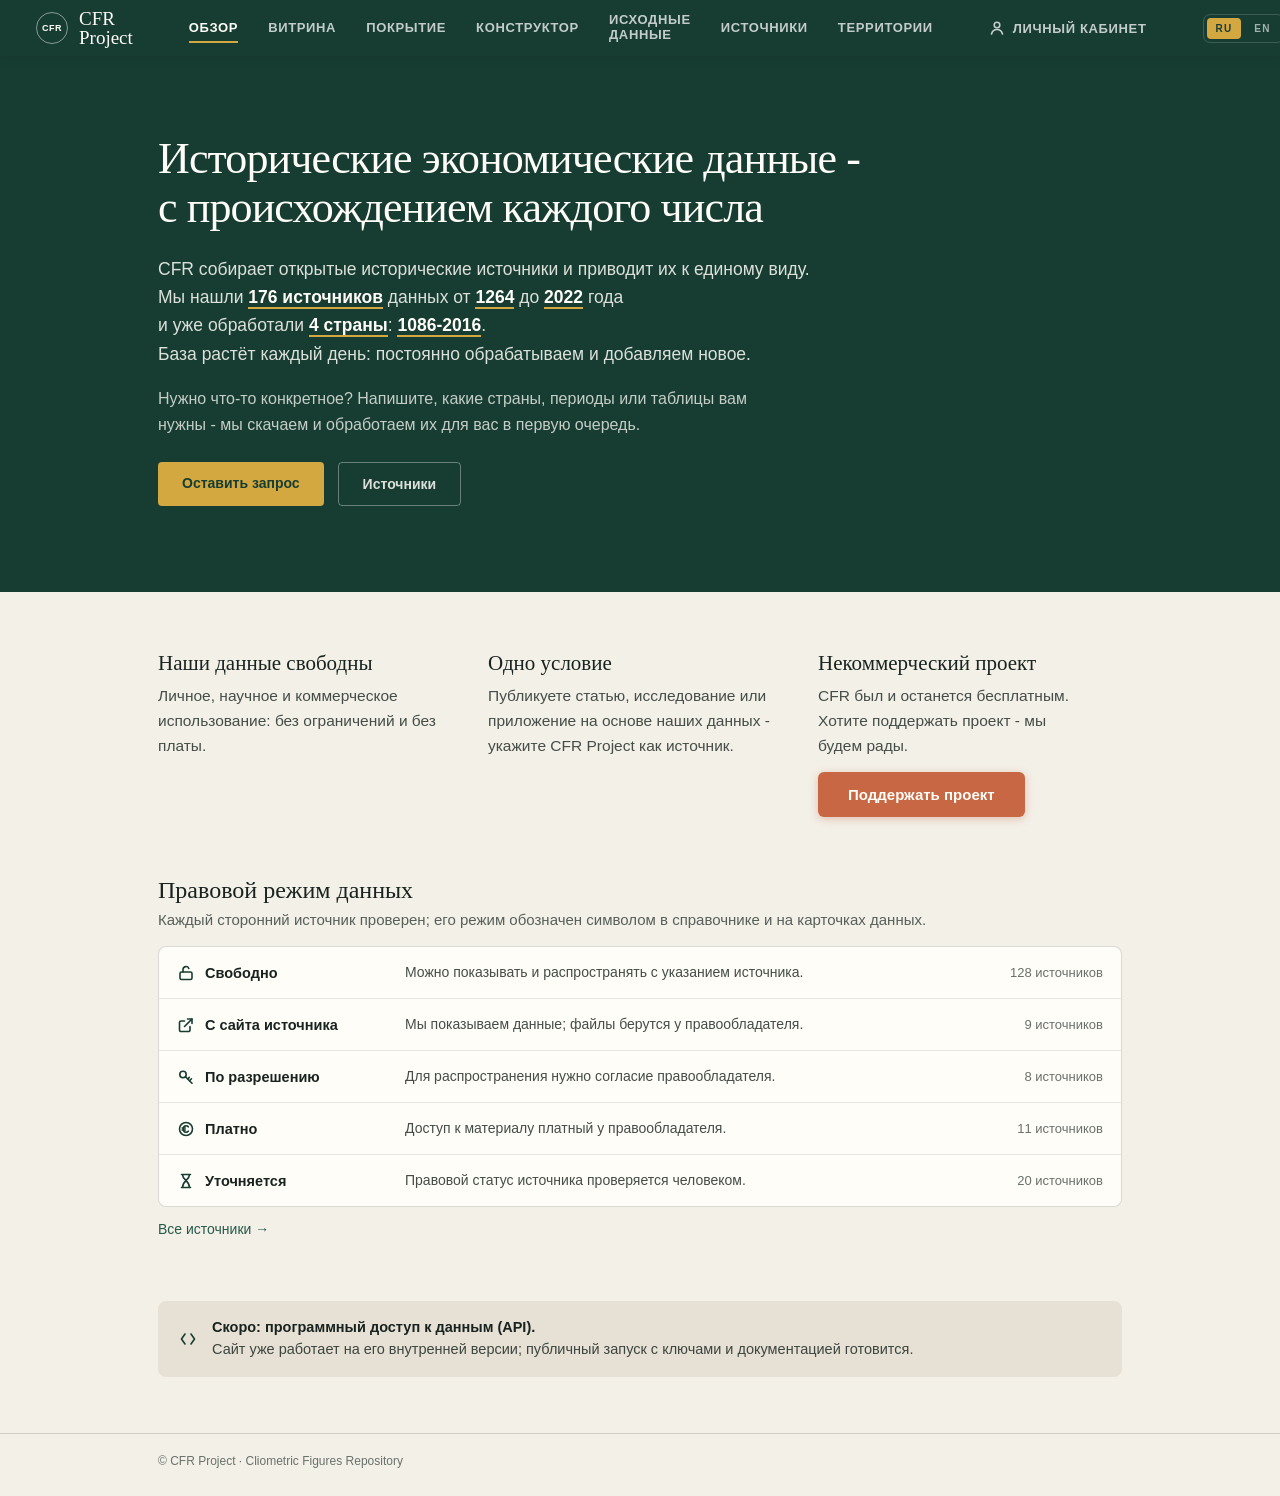
<file: index.html>
<!doctype html>
<html lang="ru">
<head>
<meta charset="utf-8">
<meta name="viewport" content="width=device-width, initial-scale=1">
<title>CFR Project - Обзор</title>
<link rel="stylesheet" href="assets/site.css">
<style>
  .hero { background: var(--forest); color: var(--white); padding: 78px 0 86px 0; }
  .hero h1 { font: 500 44px/1.12 Georgia, "Times New Roman", serif; letter-spacing: -.02em; margin: 0 0 22px 0; max-width: 16em; }
  .hero p { font-size: 17.5px; line-height: 1.62; color: rgba(255,253,248,.85); max-width: 40em; margin: 0 0 10px 0; }
  .hero .fact { color: var(--white); font-weight: 600; border-bottom: 2px solid var(--gold); }
  .hero .ask { margin-top: 18px; font-size: 16px; color: rgba(255,253,248,.75); max-width: 40em; }
  .hero .cta { margin-top: 24px; display: flex; gap: 14px; }
  .btn { display: inline-block; padding: 13px 24px; background: var(--gold); color: var(--forest); border-radius: 4px; font-size: 14px; font-weight: 700; }
  .btn.ghost { background: transparent; color: rgba(255,253,248,.85); border: 1px solid rgba(255,253,248,.35); font-weight: 600; }
  .creed { padding: 58px 0; }
  .creed .grid { display: grid; grid-template-columns: repeat(3, minmax(0, 1fr)); gap: 26px; }
  .creed h3 { font: 500 21px/1.25 Georgia, serif; margin: 0 0 8px 0; }
  .creed p { font-size: 15.5px; line-height: 1.6; color: #444d47; }
  .donate { display: inline-block; margin-top: 14px; padding: 14px 30px; background: var(--clay); color: var(--white); border-radius: 6px; font-size: 15px; font-weight: 700; box-shadow: 0 2px 8px rgba(199,103,67,.35); }
  .donate:hover { background: #b05834; }
  .law { padding: 0 0 64px 0; }
  .law h2 { font: 500 24px/1.25 Georgia, serif; margin: 0 0 6px 0; }
  .law .intro { font-size: 15px; color: #566059; margin: 0 0 18px 0; }
  .law .list { display: flex; flex-direction: column; border: 1px solid var(--line); border-radius: 8px; background: var(--white); overflow: hidden; }
  .row { display: grid; grid-template-columns: 210px 1fr 120px; gap: 18px; align-items: center; padding: 15px 18px; }
  .row + .row { border-top: 1px solid rgba(24,35,31,.1); }
  .row .name { display: flex; align-items: center; gap: 10px; font-size: 14.5px; font-weight: 700; }
  .row .name svg { flex-shrink: 0; }
  .row .desc { font-size: 14px; line-height: 1.5; color: #444d47; }
  .row .cnt { text-align: right; font-size: 13px; color: var(--muted); white-space: nowrap; }
  .law .more { margin-top: 14px; font-size: 14px; }
  .api { padding: 0 0 56px 0; }
  .api .strip { display: flex; align-items: center; gap: 14px; background: var(--paper-deep); border-radius: 8px; padding: 16px 20px; font-size: 14.5px; line-height: 1.5; color: #3c453f; }
  .api b { color: var(--ink); }
</style>
<meta name="robots" content="noindex, nofollow">
</head>
<body>

<header class="topbar">
  <a class="brand" href="./"><span class="mark">CFR</span><span class="word">CFR Project</span></a>
  <nav class="topnav">
    <a class="on" href="./">Обзор</a>
    <a href="showcase.html">Витрина</a>
    <a href="coverage.html">Покрытие</a>
    <a href="constructor.html">Конструктор</a>
    <a href="datasets.html">Исходные данные</a>
    <a href="sources.html">Источники</a>
    <a href="territory.html">Территории</a>
  </nav>
  <a class="account" href="mailto:cfr@cfrproject.com?subject=CFR%20Project" title="Личный кабинет появится позже; пока пишите нам"><svg width="16" height="16" viewBox="0 0 16 16" fill="none" stroke="currentColor" stroke-width="1.6" stroke-linecap="round"><circle cx="8" cy="5" r="2.8"/><path d="M2.5 14c.8-3 3-4.5 5.5-4.5s4.7 1.5 5.5 4.5"/></svg>Личный кабинет</a>
  <span class="lang"><span class="on">RU</span><span>EN</span></span>
</header>

<div class="hero"><div class="wrap">
  <h1>Исторические экономические данные - с происхождением каждого числа</h1>
  <p>CFR собирает открытые исторические источники и приводит их к единому виду.<br>
     Мы нашли <span class="fact">176&nbsp;источников</span> данных от <span class="fact">1264</span> до <span class="fact">2022</span> года<br>
     и уже обработали <span class="fact">4&nbsp;страны</span>: <span class="fact">1086-2016</span>.<br>
     База растёт каждый день: постоянно обрабатываем и добавляем новое.</p>
  <p class="ask">Нужно что-то конкретное? Напишите, какие страны, периоды или таблицы вам нужны -
     мы скачаем и обработаем их для вас в первую очередь.</p>
  <div class="cta">
    <a class="btn" href="mailto:cfr@cfrproject.com?subject=CFR%20Project%3A%20запрос%20данных&body=Какие%20страны%2C%20периоды%20или%20таблицы%20нужны%3A%20">Оставить запрос</a>
    <a class="btn ghost" href="sources.html">Источники</a>
  </div>
</div></div>

<div class="creed"><div class="wrap">
  <div class="grid">
    <div>
      <h3>Наши данные свободны</h3>
      <p>Личное, научное и коммерческое использование: без ограничений и без платы.</p>
    </div>
    <div>
      <h3>Одно условие</h3>
      <p>Публикуете статью, исследование или приложение на основе наших данных - укажите CFR Project как источник.</p>
    </div>
    <div>
      <h3>Некоммерческий проект</h3>
      <p>CFR был и останется бесплатным.<br>Хотите поддержать проект - мы будем&nbsp;рады.</p>
      <a class="donate" href="mailto:cfr@cfrproject.com?subject=CFR%20Project%3A%20поддержка">Поддержать проект</a>
    </div>
  </div>
</div></div>

<div class="law"><div class="wrap">
  <h2>Правовой режим данных</h2>
  <p class="intro">Каждый сторонний источник проверен; его режим обозначен символом в справочнике и на карточках данных.</p>
  <div class="list">
    <div class="row">
      <span class="name"><svg width="18" height="18" viewBox="0 0 18 18" fill="none" stroke="#173d32" stroke-width="1.6" stroke-linecap="round" stroke-linejoin="round"><rect x="3" y="8" width="12" height="7.5" rx="1.5"/><path d="M6 8V5.5a3 3 0 0 1 5.8-1"/></svg>Свободно</span>
      <span class="desc">Можно показывать и распространять с указанием источника.</span>
      <span class="cnt">128 источников</span>
    </div>
    <div class="row">
      <span class="name"><svg width="18" height="18" viewBox="0 0 18 18" fill="none" stroke="#173d32" stroke-width="1.6" stroke-linecap="round" stroke-linejoin="round"><path d="M7.5 10.5L15 3"/><path d="M10.5 3H15v4.5"/><path d="M13 10.5V14a1.5 1.5 0 0 1-1.5 1.5H4A1.5 1.5 0 0 1 2.5 14V6.5A1.5 1.5 0 0 1 4 5h3.5"/></svg>С сайта источника</span>
      <span class="desc">Мы показываем данные; файлы берутся у правообладателя.</span>
      <span class="cnt">9 источников</span>
    </div>
    <div class="row">
      <span class="name"><svg width="18" height="18" viewBox="0 0 18 18" fill="none" stroke="#173d32" stroke-width="1.6" stroke-linecap="round" stroke-linejoin="round"><circle cx="6" cy="6.5" r="3.2"/><path d="M8.5 8.8L15 15.3"/><path d="M12.5 12.8l2-2"/><path d="M10.7 11l1.6-1.6"/></svg>По разрешению</span>
      <span class="desc">Для распространения нужно согласие правообладателя.</span>
      <span class="cnt">8 источников</span>
    </div>
    <div class="row">
      <span class="name"><svg width="18" height="18" viewBox="0 0 18 18" fill="none" stroke="#173d32" stroke-width="1.6" stroke-linecap="round" stroke-linejoin="round"><circle cx="9" cy="9" r="6.5"/><path d="M11.3 6.8c-.5-.7-1.4-1.1-2.3-1.1-1.5 0-2.7 1-2.7 3.3s1.2 3.3 2.7 3.3c.9 0 1.8-.4 2.3-1.1"/><path d="M5.2 8h3.1M5.2 10h3.1"/></svg>Платно</span>
      <span class="desc">Доступ к материалу платный у правообладателя.</span>
      <span class="cnt">11 источников</span>
    </div>
    <div class="row">
      <span class="name"><svg width="18" height="18" viewBox="0 0 18 18" fill="none" stroke="#173d32" stroke-width="1.6" stroke-linecap="round" stroke-linejoin="round"><path d="M4.5 2.5h9M4.5 15.5h9M5.5 2.5c0 6 7 6 7 13M12.5 2.5c0 6-7 6-7 13"/></svg>Уточняется</span>
      <span class="desc">Правовой статус источника проверяется человеком.</span>
      <span class="cnt">20 источников</span>
    </div>
  </div>
  <div class="more"><a href="sources.html">Все источники →</a></div>
</div></div>

<div class="api"><div class="wrap">
  <div class="strip">
    <svg width="20" height="20" viewBox="0 0 20 20" fill="none" stroke="#173d32" stroke-width="1.6" stroke-linecap="round" stroke-linejoin="round"><path d="M7 5L3.5 10L7 15"/><path d="M13 5l3.5 5L13 15"/></svg>
    <span><b>Скоро: программный доступ к данным (API).</b><br>Сайт уже работает на его внутренней версии; публичный запуск с ключами и документацией готовится.</span>
  </div>
</div></div>

<footer class="site"><div class="wrap">© CFR Project · Cliometric Figures Repository</div></footer>

</body>
</html>
</file>
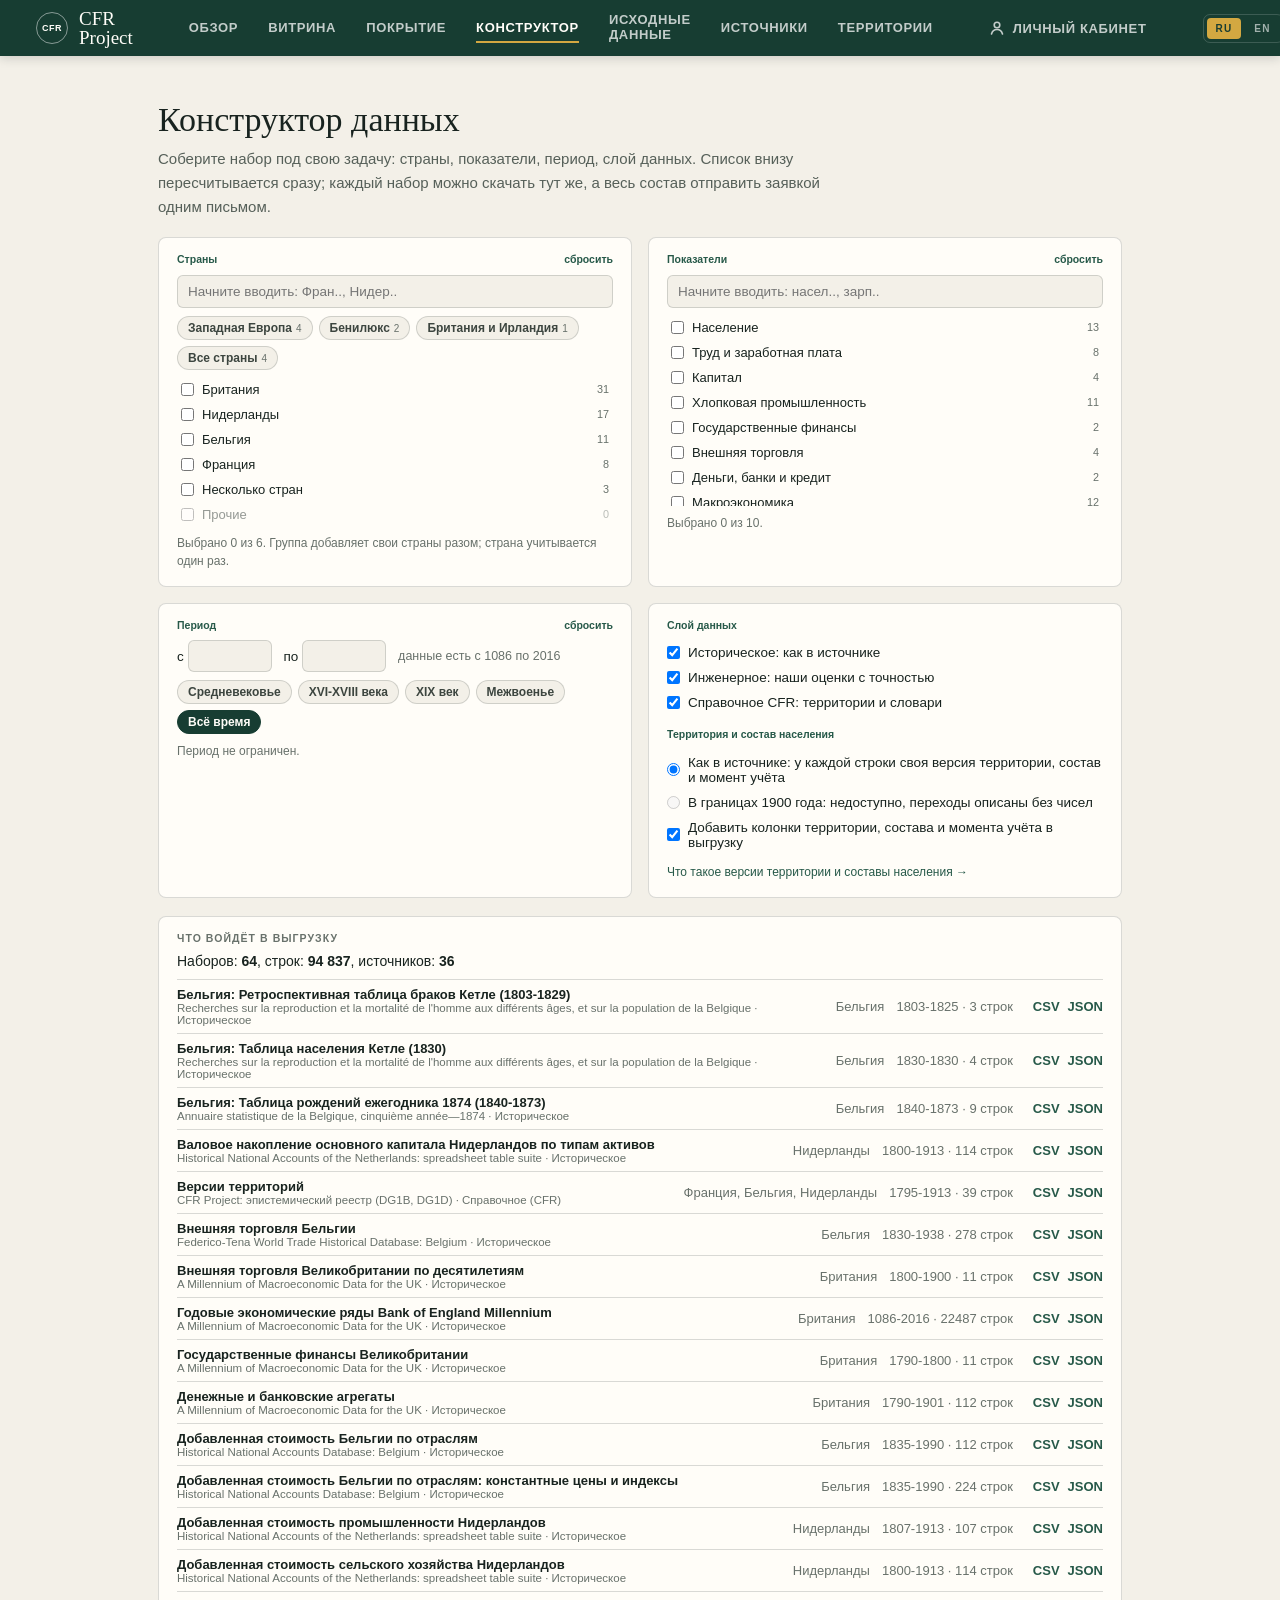
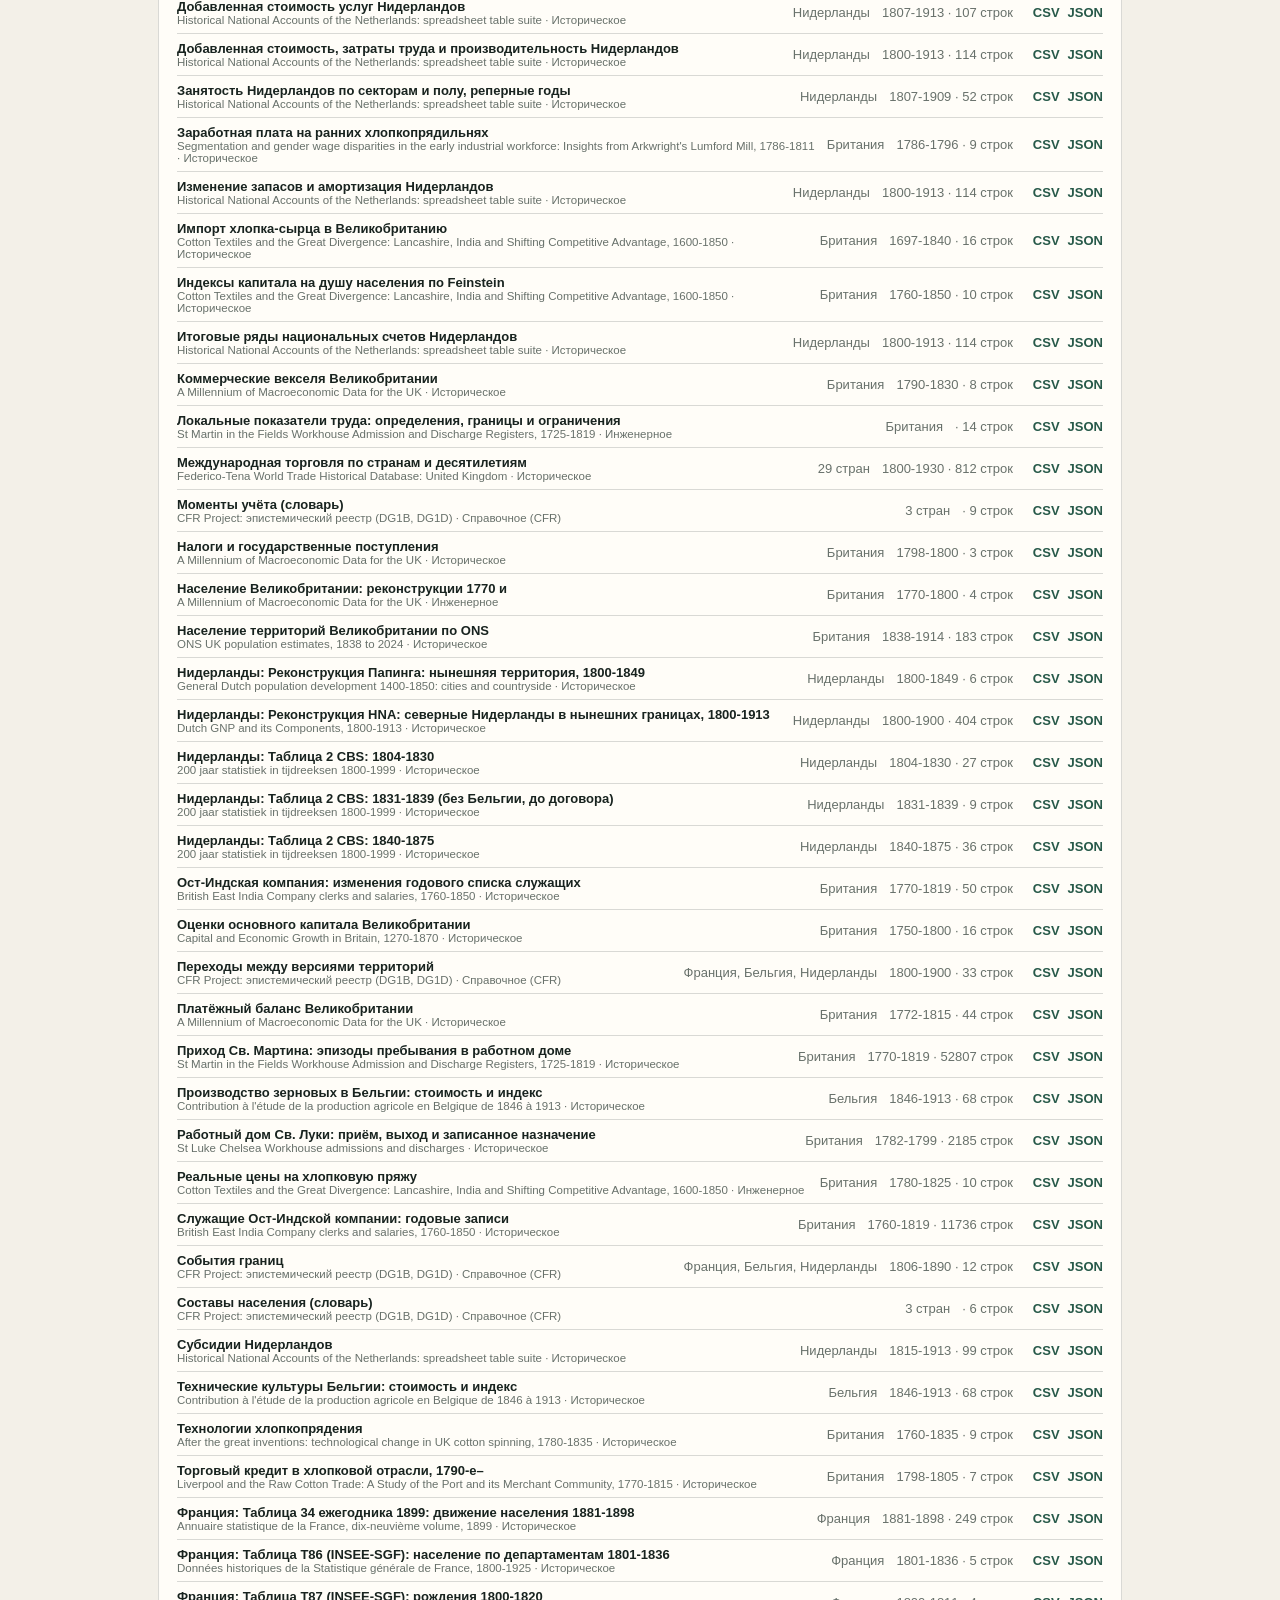
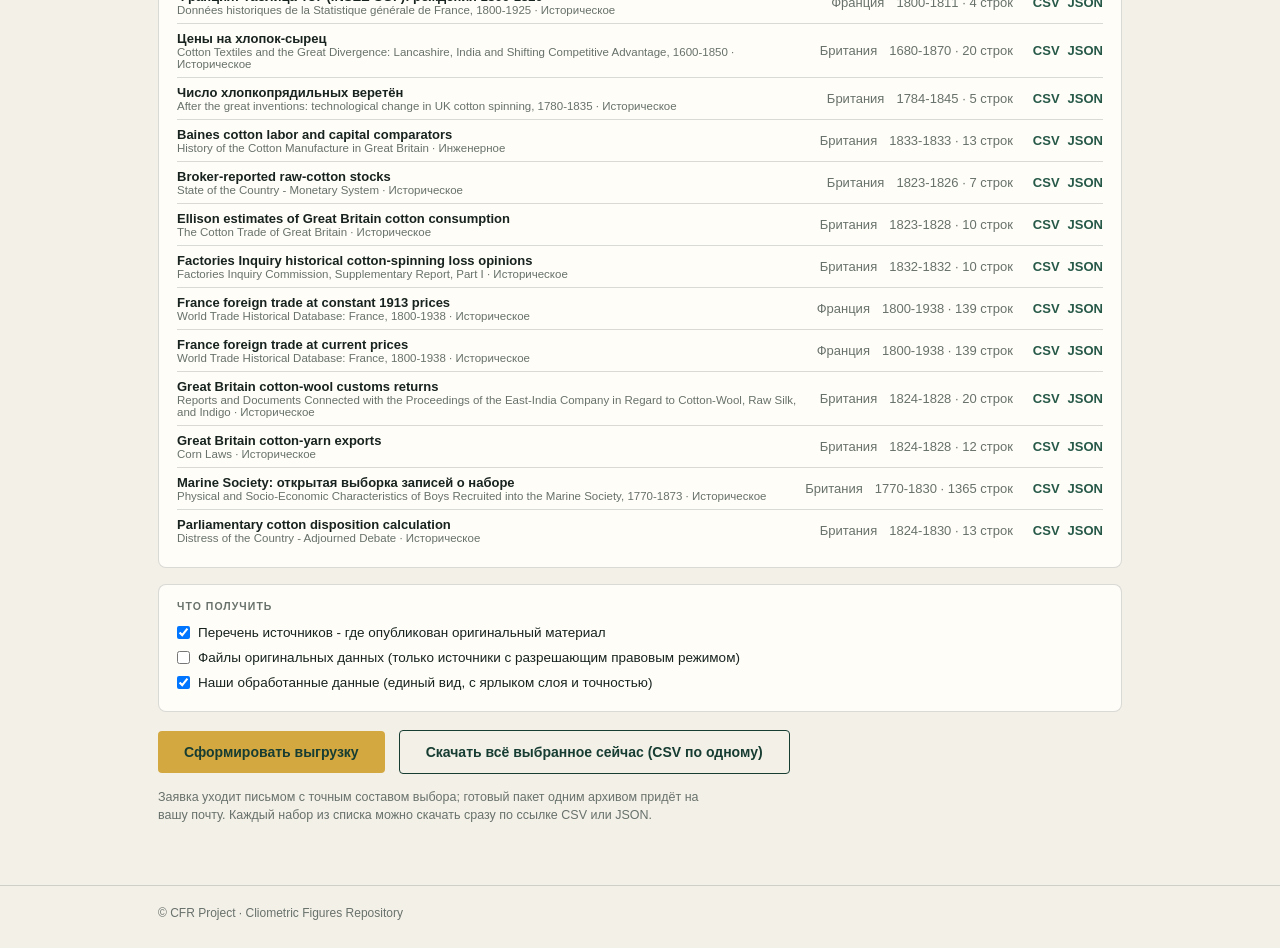
<file: constructor.html>
<!doctype html>
<html lang="ru">
<head>
<meta charset="utf-8">
<meta name="viewport" content="width=device-width, initial-scale=1">
<title>CFR Project - Конструктор</title>
<link rel="stylesheet" href="assets/site.css">
<style>
  .head { padding: 44px 0 18px 0; }
  .head h1 { font: 500 34px/1.15 Georgia, serif; margin: 0 0 8px 0; }
  .head p { font-size: 15px; color: #566059; max-width: 46em; line-height: 1.6; margin: 0; }
  .lang span { cursor: pointer; }
  .grid { display: grid; grid-template-columns: 1fr 1fr; gap: 16px; }
  .cell { background: var(--white); border: 1px solid var(--line); border-radius: 8px; padding: 16px 18px; }
  .cell h4 { font: 700 10.5px/1 Inter, sans-serif; letter-spacing: .1em; text-transform: uppercase; color: var(--muted); margin: 0 0 10px 0; display: flex; justify-content: space-between; }
  .cell h4 span { font-weight: 600; letter-spacing: 0; text-transform: none; color: var(--forest-soft); cursor: pointer; }
  .search { width: 100%; padding: 8px 10px; border: 1px solid var(--line); border-radius: 6px; background: var(--paper); font-size: 13.5px; font-family: inherit; margin-bottom: 8px; }
  .groups { display: flex; flex-wrap: wrap; gap: 6px; margin-bottom: 8px; }
  .chip { padding: 4px 10px; border: 1px solid var(--line); border-radius: 999px; background: var(--paper); font-size: 12px; font-weight: 600; color: #3c453f; cursor: pointer; }
  .chip small { font-weight: 500; color: var(--muted); margin-left: 4px; }
  .chip.on { background: var(--forest); color: var(--white); border-color: var(--forest); } .chip.on small { color: rgba(255,253,248,.7); }
  .list { max-height: 190px; overflow: auto; display: flex; flex-direction: column; gap: 2px; }
  .list label { display: flex; gap: 8px; align-items: center; padding: 4px 4px; border-radius: 4px; cursor: pointer; font-size: 13px; }
  .list label:hover { background: var(--paper); } .list label small { margin-left: auto; color: var(--muted); font-variant-numeric: tabular-nums; } .list label.zero { opacity: .45; } .list label.hide { display: none; }
  .tokens { display: flex; flex-wrap: wrap; gap: 6px; margin-top: 8px; } .tokens:empty { display: none; }
  .token { display: inline-flex; align-items: center; gap: 7px; padding: 4px 9px; border-radius: 5px; background: var(--paper-deep); font-size: 12px; font-weight: 600; }
  .token b { font-weight: 400; color: var(--muted); cursor: pointer; }
  .count { font-size: 12px; color: var(--muted); margin-top: 8px; line-height: 1.5; } .count b { color: var(--ink); font-weight: 600; }
  .range { display: flex; gap: 12px; align-items: center; margin-bottom: 8px; font-size: 13.5px; }
  .range input { width: 84px; padding: 7px 9px; border: 1px solid var(--line); border-radius: 6px; background: var(--paper); font-family: inherit; font-size: 14px; font-variant-numeric: tabular-nums; }
  .cell label.opt { display: flex; gap: 8px; align-items: center; padding: 5px 0; font-size: 13.5px; }
  .result { margin-top: 18px; background: var(--white); border: 1px solid var(--line); border-radius: 8px; padding: 16px 18px; }
  .result h4 { font: 700 10.5px/1 Inter, sans-serif; letter-spacing: .1em; text-transform: uppercase; color: var(--muted); margin: 0 0 10px 0; }
  .result .sum { font-size: 14px; margin-bottom: 10px; } .result .sum b { font-weight: 600; }
  .row { display: grid; grid-template-columns: 1fr auto auto auto; gap: 12px; align-items: center; padding: 7px 0; border-top: 1px solid var(--line); font-size: 13px; }
  .row .t a { color: var(--ink); text-decoration: none; font-weight: 600; } .row .t small { display: block; color: var(--muted); font-size: 11.5px; }
  .row .m { color: var(--muted); white-space: nowrap; font-variant-numeric: tabular-nums; }
  .row .dl a { color: var(--forest-soft); text-decoration: none; font-weight: 600; margin-left: 8px; }
  .give { margin-top: 16px; background: var(--white); border: 1px solid var(--line); border-radius: 8px; padding: 16px 18px; }
  .give h4 { font: 700 10.5px/1 Inter, sans-serif; letter-spacing: .1em; text-transform: uppercase; color: var(--muted); margin: 0 0 8px 0; }
  .give label { display: flex; gap: 8px; align-items: center; padding: 5px 0; font-size: 13.5px; }
  .mail { margin: 18px 0 60px 0; display: flex; align-items: center; gap: 14px; flex-wrap: wrap; }
  .btn { display: inline-block; padding: 13px 26px; background: var(--gold); color: var(--forest); border-radius: 4px; font-size: 14px; font-weight: 700; border: 0; cursor: pointer; text-decoration: none; }
  .btn.ghost { background: transparent; border: 1px solid var(--forest); }
  .note { font-size: 12.5px; color: var(--muted); max-width: 44em; line-height: 1.5; }
  @media (max-width: 800px) { .grid { grid-template-columns: 1fr; } }
</style>
<meta name="robots" content="noindex, nofollow">
</head>
<body>

<header class="topbar">
  <a class="brand" href="./"><span class="mark">CFR</span><span class="word">CFR Project</span></a>
  <nav class="topnav">
    <a href="./">Обзор</a>
    <a href="showcase.html">Витрина</a>
    <a href="coverage.html">Покрытие</a>
    <a class="on" href="constructor.html">Конструктор</a>
    <a href="datasets.html">Исходные данные</a>
    <a href="sources.html">Источники</a>
    <a href="territory.html">Территории</a>
  </nav>
  <a class="account" href="mailto:cfr@cfrproject.com?subject=CFR%20Project" title="Личный кабинет появится позже; пока пишите нам"><svg width="16" height="16" viewBox="0 0 16 16" fill="none" stroke="currentColor" stroke-width="1.6" stroke-linecap="round"><circle cx="8" cy="5" r="2.8"/><path d="M2.5 14c.8-3 3-4.5 5.5-4.5s4.7 1.5 5.5 4.5"/></svg><span>Личный кабинет</span></a>
  <span class="lang" id="lang"><span class="on" data-lang="ru">RU</span><span data-lang="en">EN</span></span>
</header>

<div class="wrap">
  <div class="head">
    <h1 id="h1">Конструктор данных</h1>
    <p id="intro"></p>
  </div>

  <div class="grid">
    <div class="cell"><h4><span class="l-c">Страны</span><span id="rc">сбросить</span></h4>
      <input class="search" id="qc" placeholder="Начните вводить: Фран.., Нидер..">
      <div class="groups" id="gc"></div>
      <div class="list" id="lc"></div>
      <div class="tokens" id="tc"></div>
      <div class="count" id="cc"></div>
    </div>
    <div class="cell"><h4><span class="l-i">Показатели</span><span id="ri">сбросить</span></h4>
      <input class="search" id="qi" placeholder="Начните вводить: насел.., зарп..">
      <div class="list" id="li"></div>
      <div class="tokens" id="ti"></div>
      <div class="count" id="ci"></div>
    </div>
    <div class="cell"><h4><span class="l-p">Период</span><span id="rp">сбросить</span></h4>
      <div class="range"><label><span class="l-from">с</span> <input id="from" inputmode="numeric"></label><label><span class="l-to">по</span> <input id="to" inputmode="numeric"></label><span class="note" id="span"></span></div>
      <div class="groups" id="gp"></div>
      <div class="count" id="cp"></div>
    </div>
    <div class="cell"><h4><span class="l-l">Слой данных</span></h4>
      <label class="opt"><input type="checkbox" data-layer="historical" checked> <span class="l-lh">Историческое: как в источнике</span></label>
      <label class="opt"><input type="checkbox" data-layer="engineering" checked> <span class="l-le">Инженерное: наши оценки с точностью</span></label>
      <label class="opt"><input type="checkbox" data-layer="reference" checked> <span class="l-lr">Справочное CFR: территории и словари</span></label>
      <h4 style="margin-top:14px"><span class="l-t">Территория и состав населения</span></h4>
      <label class="opt"><input type="radio" name="terr" value="source" checked> <span class="l-ts">Как в источнике: у каждой строки своя версия территории, состав и момент учёта</span></label>
      <label class="opt"><input type="radio" name="terr" value="1900" disabled> <span class="l-t1900">В границах 1900 года: недоступно, переходы описаны без чисел</span></label>
      <label class="opt"><input type="checkbox" id="terrcols" checked> <span class="l-tc">Добавить колонки территории, состава и момента учёта в выгрузку</span></label>
      <div class="count"><a href="territory.html" style="color:var(--forest-soft)" id="l-tlink">Что такое версии территории и составы населения →</a></div>
    </div>
  </div>

  <div class="result">
    <h4 id="l-res">Что войдёт в выгрузку</h4>
    <div class="sum" id="sum"></div>
    <div id="rows"></div>
  </div>

  <div class="give">
    <h4 id="l-give">Что получить</h4>
    <label><input type="checkbox" id="g1" checked> <span class="l-g1">Перечень источников - где опубликован оригинальный материал</span></label>
    <label><input type="checkbox" id="g2"> <span class="l-g2">Файлы оригинальных данных (только источники с разрешающим правовым режимом)</span></label>
    <label><input type="checkbox" id="g3" checked> <span class="l-g3">Наши обработанные данные (единый вид, с ярлыком слоя и точностью)</span></label>
  </div>

  <div class="mail">
    <a class="btn" id="send" href="#">Сформировать выгрузку</a>
    <a class="btn ghost" id="csvall" href="#">Скачать всё выбранное сейчас (CSV по одному)</a>
    <span class="note" id="l-note">Заявка уходит письмом с точным составом выбора; готовый пакет одним архивом придёт на вашу почту. Каждый набор из списка можно скачать сразу по ссылке CSV или JSON.</span>
  </div>
</div>

<footer class="site"><div class="wrap">© CFR Project · Cliometric Figures Repository</div></footer>

<script src="assets/datasets-data.js"></script>
<script>
  const D = window.DATASETS, L = window.DATASET_LABELS;
  const ГРУППЫ = { ru: { "Западная Европа": ["gb", "fr", "nl", "be"], "Бенилюкс": ["nl", "be"], "Британия и Ирландия": ["gb"], "Все страны": null }, en: { "Western Europe": ["gb", "fr", "nl", "be"], "Benelux": ["nl", "be"], "Britain and Ireland": ["gb"], "All countries": null } };
  const ЭПОХИ = { ru: [["Средневековье", 1000, 1500], ["XVI-XVIII века", 1500, 1800], ["XIX век", 1800, 1900], ["Межвоенье", 1914, 1939], ["Всё время", null, null]], en: [["Middle Ages", 1000, 1500], ["16th-18th centuries", 1500, 1800], ["19th century", 1800, 1900], ["Interwar", 1914, 1939], ["All time", null, null]] };
  const состояние = { lang: "ru", countries: new Set(), topics: new Set(), from: "", to: "", layers: new Set(["historical", "engineering", "reference"]) };
  const T = {
    ru: { h1: "Конструктор данных", intro: "Соберите набор под свою задачу: страны, показатели, период, слой данных. Список внизу пересчитывается сразу; каждый набор можно скачать тут же, а весь состав отправить заявкой одним письмом.",
      c: "Страны", i: "Показатели", p: "Период", l: "Слой данных", t: "Территория и состав населения", reset: "сбросить", from: "с", to: "по", lh: "Историческое: как в источнике", le: "Инженерное: наши оценки с точностью", lr: "Справочное CFR: территории и словари",
      ts: "Как в источнике: у каждой строки своя версия территории, состав и момент учёта", t1900: "В границах 1900 года: недоступно, переходы описаны без чисел", tc: "Добавить колонки территории, состава и момента учёта в выгрузку", tlink: "Что такое версии территории и составы населения →",
      res: "Что войдёт в выгрузку", give: "Что получить", g1: "Перечень источников - где опубликован оригинальный материал", g2: "Файлы оригинальных данных (только источники с разрешающим правовым режимом)", g3: "Наши обработанные данные (единый вид, с ярлыком слоя и точностью)",
      send: "Сформировать выгрузку", csvall: "Скачать всё выбранное сейчас (CSV по одному)", note: "Заявка уходит письмом с точным составом выбора; готовый пакет одним архивом придёт на вашу почту. Каждый набор из списка можно скачать сразу по ссылке CSV или JSON.",
      qc: "Начните вводить: Фран.., Нидер..", qi: "Начните вводить: насел.., зарп..", span: (a, b) => `данные есть с ${a} по ${b}`, cc: (n, m) => `Выбрано ${n} из ${m}. Группа добавляет свои страны разом; страна учитывается один раз.`, ci: (n, m) => `Выбрано ${n} из ${m}.`, cp: (a, b) => a || b ? `Период: ${a || "…"}-${b || "…"}. Набор попадает, если его годы пересекаются с периодом.` : "Период не ограничен.",
      sum: (n, rows, src) => `Наборов: <b>${n}</b>, строк: <b>${rows.toLocaleString("ru")}</b>, источников: <b>${src}</b>`, empty: "Под такой выбор наборов нет. Снимите часть условий.", rows: (n) => `${n} строк`, countries: (n) => `${n} стран`, nav: ["Обзор", "Витрина", "Покрытие", "Конструктор", "Исходные данные", "Источники", "Территории"], acc: "Личный кабинет",
      mailSubject: "CFR Project: заявка на выгрузку", mailBody: (s) => `Заявка на выгрузку CFR Project\n\nСтраны: ${s.countries}\nПоказатели: ${s.topics}\nПериод: ${s.period}\nСлои: ${s.layers}\nТерритория: ${s.terr}\nПолучить: ${s.give}\n\nНаборы (${s.n}):\n${s.list}\n\nСсылка на выбор: ${s.url}\n` },
    en: { h1: "Data builder", intro: "Assemble a bundle for your task: countries, indicators, period, data layer. The list below updates at once; every dataset can be downloaded right here, and the whole selection can be requested in one e-mail.",
      c: "Countries", i: "Indicators", p: "Period", l: "Data layer", t: "Territory and population universe", reset: "reset", from: "from", to: "to", lh: "Historical: as in the source", le: "Engineering: our estimates with accuracy", lr: "CFR reference: territories and vocabularies",
      ts: "As in the source: every row keeps its own territory version, universe and reference time", t1900: "Within 1900 borders: unavailable, crosswalks are described without numbers", tc: "Add territory, universe and reference-time columns to the export", tlink: "What territory versions and population universes are →",
      res: "What goes into the bundle", give: "What to receive", g1: "List of sources - where the original material is published", g2: "Original data files (only sources with a permissive legal regime)", g3: "Our processed data (uniform layout, with layer label and accuracy)",
      send: "Request the bundle", csvall: "Download everything selected now (CSV one by one)", note: "The request goes by e-mail with the exact selection; the bundle arrives as one archive. Every dataset in the list can be downloaded at once as CSV or JSON.",
      qc: "Start typing: Fran.., Nether..", qi: "Start typing: popul.., wage..", span: (a, b) => `data exist from ${a} to ${b}`, cc: (n, m) => `${n} of ${m} selected. A group adds its countries at once; a country counts once.`, ci: (n, m) => `${n} of ${m} selected.`, cp: (a, b) => a || b ? `Period: ${a || "…"}-${b || "…"}. A dataset qualifies if its years overlap the period.` : "Period not limited.",
      sum: (n, rows, src) => `Datasets: <b>${n}</b>, rows: <b>${rows.toLocaleString("en")}</b>, sources: <b>${src}</b>`, empty: "No datasets for this selection. Relax some conditions.", rows: (n) => `${n} rows`, countries: (n) => `${n} countries`, nav: ["Overview", "Showcase", "Coverage", "Builder", "Source data", "Sources", "Territories"], acc: "Account",
      mailSubject: "CFR Project: bundle request", mailBody: (s) => `CFR Project bundle request\n\nCountries: ${s.countries}\nIndicators: ${s.topics}\nPeriod: ${s.period}\nLayers: ${s.layers}\nTerritory: ${s.terr}\nReceive: ${s.give}\n\nDatasets (${s.n}):\n${s.list}\n\nSelection link: ${s.url}\n` },
  };
  const t = () => T[состояние.lang];
  const экр = (s) => String(s ?? "").replace(/[&<>"']/g, (c) => ({ "&": "&amp;", "<": "&lt;", ">": "&gt;", '"': "&quot;", "'": "&#39;" }[c]));
  const заголовок = (з) => (состояние.lang === "en" ? (з.titleEn || з.titleRu) : (з.titleRu || з.titleEn)) || з.id;
  const страна = (з) => з.countries.includes("ww") ? t().countries(з.countryCount ?? 0) : з.countries.map((c) => L.страны[состояние.lang][c] ?? c).join(", ");
  const пересекается = (з) => { const a = Number(состояние.from) || null, b = Number(состояние.to) || null; if (!a && !b) return true; if (!з.start && !з.end) return false; return (!b || з.start <= b) && (!a || (з.end ?? з.start) >= a); };
  const подходит = (з, без) => (без === "countries" || !состояние.countries.size || з.countries.some((c) => состояние.countries.has(c)))
    && (без === "topics" || !состояние.topics.size || состояние.topics.has(з.topic)) && (без === "layers" || состояние.layers.has(з.layer)) && (без === "period" || пересекается(з));
  const файл = (з) => encodeURIComponent(з.id.replace(/^dataset:/, "").replace(/[^A-Za-z0-9._-]+/g, "-"));

  function список(id, ключи, подписи, набор, q, счёт) {
    const el = document.getElementById(id);
    el.innerHTML = ключи.map((k) => { const n = счёт(k); const скрыт = q && !подписи[k].toLowerCase().includes(q.toLowerCase()); return `<label class="${n ? "" : "zero"} ${скрыт ? "hide" : ""}"><input type="checkbox" data-k="${k}" ${набор.has(k) ? "checked" : ""}> ${экр(подписи[k])}<small>${n}</small></label>`; }).join("");
    el.querySelectorAll("input").forEach((i) => i.addEventListener("change", () => { if (i.checked) набор.add(i.dataset.k); else набор.delete(i.dataset.k); пишиХэш(); рисуй(); }));
  }
  function жетоны(id, набор, подписи) {
    const el = document.getElementById(id);
    el.innerHTML = [...набор].map((k) => `<span class="token">${экр(подписи[k] ?? k)}<b data-k="${k}">×</b></span>`).join("");
    el.querySelectorAll("b").forEach((b) => b.addEventListener("click", () => { набор.delete(b.dataset.k); пишиХэш(); рисуй(); }));
  }
  function рисуй() {
    document.documentElement.lang = состояние.lang;
    document.title = состояние.lang === "en" ? "CFR Project - Builder" : "CFR Project - Конструктор";
    for (const s of document.querySelectorAll("#lang span")) s.classList.toggle("on", s.dataset.lang === состояние.lang);
    document.querySelectorAll(".topnav a").forEach((a, i) => { a.textContent = t().nav[i]; });
    document.querySelector(".account span").textContent = t().acc;
    for (const [cls, key] of [["l-c", "c"], ["l-i", "i"], ["l-p", "p"], ["l-l", "l"], ["l-t", "t"], ["l-from", "from"], ["l-to", "to"], ["l-lh", "lh"], ["l-le", "le"], ["l-lr", "lr"], ["l-ts", "ts"], ["l-t1900", "t1900"], ["l-tc", "tc"], ["l-g1", "g1"], ["l-g2", "g2"], ["l-g3", "g3"]]) document.querySelector("." + cls).textContent = t()[key];
    for (const [id, key] of [["h1", "h1"], ["intro", "intro"], ["rc", "reset"], ["ri", "reset"], ["rp", "reset"], ["l-res", "res"], ["l-give", "give"], ["send", "send"], ["csvall", "csvall"], ["l-note", "note"], ["l-tlink", "tlink"]]) document.getElementById(id).textContent = t()[key];
    document.getElementById("qc").placeholder = t().qc; document.getElementById("qi").placeholder = t().qi;
    const страны = L.страны[состояние.lang], темы = L.темы[состояние.lang];
    const все = Object.keys(L.страны.ru).filter((c) => c !== "xx" && c !== "ww");
    const годы = D.flatMap((з) => [з.start, з.end].filter(Number.isInteger));
    document.getElementById("span").textContent = t().span(Math.min(...годы), Math.max(...годы));
    document.getElementById("gc").innerHTML = Object.entries(ГРУППЫ[состояние.lang]).map(([имя, коды]) => { const набор = коды ?? все; const on = набор.every((c) => состояние.countries.has(c)); return `<span class="chip ${on ? "on" : ""}" data-g="${экр(имя)}">${экр(имя)}<small>${набор.length}</small></span>`; }).join("");
    document.querySelectorAll("#gc .chip").forEach((el) => el.addEventListener("click", () => { const коды = ГРУППЫ[состояние.lang][el.dataset.g] ?? все; const on = коды.every((c) => состояние.countries.has(c)); for (const c of коды) on ? состояние.countries.delete(c) : состояние.countries.add(c); пишиХэш(); рисуй(); }));
    const порядокС = Object.keys(L.страны.ru).sort((a, b) => D.filter((з) => з.countries.includes(b)).length - D.filter((з) => з.countries.includes(a)).length);
    список("lc", порядокС, страны, состояние.countries, document.getElementById("qc").value, (k) => D.filter((з) => подходит(з, "countries") && з.countries.includes(k)).length);
    список("li", Object.keys(L.темы.ru), темы, состояние.topics, document.getElementById("qi").value, (k) => D.filter((з) => подходит(з, "topics") && з.topic === k).length);
    жетоны("tc", состояние.countries, страны); жетоны("ti", состояние.topics, темы);
    document.getElementById("cc").textContent = t().cc(состояние.countries.size, Object.keys(L.страны.ru).length);
    document.getElementById("ci").textContent = t().ci(состояние.topics.size, Object.keys(L.темы.ru).length);
    if (document.getElementById("from").value !== состояние.from) document.getElementById("from").value = состояние.from;
    if (document.getElementById("to").value !== состояние.to) document.getElementById("to").value = состояние.to;
    document.getElementById("gp").innerHTML = ЭПОХИ[состояние.lang].map(([имя, a, b]) => { const on = (a ?? "") == (состояние.from) && (b ?? "") == (состояние.to); return `<span class="chip ${on ? "on" : ""}" data-a="${a ?? ""}" data-b="${b ?? ""}">${экр(имя)}</span>`; }).join("");
    document.querySelectorAll("#gp .chip").forEach((el) => el.addEventListener("click", () => { состояние.from = el.dataset.a; состояние.to = el.dataset.b; пишиХэш(); рисуй(); }));
    document.getElementById("cp").textContent = t().cp(состояние.from, состояние.to);
    document.querySelectorAll("[data-layer]").forEach((i) => { i.checked = состояние.layers.has(i.dataset.layer); });
    const ряды = D.filter((з) => подходит(з)).sort((a, b) => заголовок(a).localeCompare(заголовок(b), состояние.lang));
    const строк = ряды.reduce((a, з) => a + (з.rows ?? 0), 0), источников = new Set(ряды.flatMap((з) => з.sources)).size;
    document.getElementById("sum").innerHTML = ряды.length ? t().sum(ряды.length, строк, источников) : t().empty;
    document.getElementById("rows").innerHTML = ряды.map((з) => `<div class="row"><div class="t"><a href="dataset.html#${encodeURIComponent(з.id)}${состояние.lang === "en" ? "&lang=en" : ""}">${экр(заголовок(з))}</a><small>${экр(з.sources[0] ?? "")} · ${экр(L.слой[состояние.lang][з.layer] ?? з.layer)}</small></div><div class="m">${экр(страна(з))}</div><div class="m">${з.start ? `${з.start}-${з.end}` : ""} · ${t().rows(з.rows ?? 0)}</div><div class="dl"><a href="data/${файл(з)}.csv">CSV</a><a href="data/${файл(з)}.json">JSON</a></div></div>`).join("");
    // Заявка письмом: точный состав выбора и ссылка на него.
    const s = { countries: [...состояние.countries].map((c) => страны[c]).join(", ") || (состояние.lang === "en" ? "all" : "все"), topics: [...состояние.topics].map((k) => темы[k]).join(", ") || (состояние.lang === "en" ? "all" : "все"), period: (состояние.from || "…") + "-" + (состояние.to || "…"), layers: [...состояние.layers].map((k) => L.слой[состояние.lang][k]).join(", "), terr: document.querySelector('input[name="terr"]:checked')?.value === "1900" ? "1900" : t().ts + (document.getElementById("terrcols").checked ? " (+" + t().tc.toLowerCase() + ")" : ""), give: ["g1", "g2", "g3"].filter((id) => document.getElementById(id).checked).map((id) => t()[id]).join("; "), n: ряды.length, list: ряды.map((з) => `- ${заголовок(з)} (${з.id})`).join("\n"), url: location.href };
    document.getElementById("send").href = `mailto:cfr@cfrproject.com?subject=${encodeURIComponent(t().mailSubject)}&body=${encodeURIComponent(t().mailBody(s)).slice(0, 6000)}`;
    document.getElementById("csvall").onclick = (e) => { e.preventDefault(); for (const з of ряды.slice(0, 20)) window.open(`data/${файл(з)}.csv`, "_blank"); };
  }
  function пишиХэш() { const ч = []; if (состояние.countries.size) ч.push("countries=" + [...состояние.countries].join(",")); if (состояние.topics.size) ч.push("topic=" + [...состояние.topics].join(",")); if (состояние.from) ч.push("from=" + состояние.from); if (состояние.to) ч.push("to=" + состояние.to); if (состояние.layers.size !== 3) ч.push("layers=" + [...состояние.layers].join(",")); if (состояние.lang === "en") ч.push("lang=en"); history.replaceState(null, "", "#" + ч.join("&")); }
  function читайХэш() { const h = location.hash.slice(1); for (const п of h.split("&")) { const [k, v = ""] = п.split("="); if (k === "countries") состояние.countries = new Set(v.split(",").filter(Boolean)); else if (k === "topic") состояние.topics = new Set(v.split(",").filter(Boolean)); else if (k === "from") состояние.from = v; else if (k === "to") состояние.to = v; else if (k === "layers") состояние.layers = new Set(v.split(",").filter(Boolean)); else if (k === "lang") состояние.lang = v === "en" ? "en" : "ru"; } }
  document.getElementById("lang").addEventListener("click", (e) => { const s = e.target.closest("[data-lang]"); if (!s) return; состояние.lang = s.dataset.lang; пишиХэш(); рисуй(); });
  document.getElementById("rc").addEventListener("click", () => { состояние.countries.clear(); пишиХэш(); рисуй(); });
  document.getElementById("ri").addEventListener("click", () => { состояние.topics.clear(); пишиХэш(); рисуй(); });
  document.getElementById("rp").addEventListener("click", () => { состояние.from = ""; состояние.to = ""; пишиХэш(); рисуй(); });
  document.getElementById("qc").addEventListener("input", рисуй); document.getElementById("qi").addEventListener("input", рисуй);
  for (const id of ["from", "to"]) document.getElementById(id).addEventListener("change", (e) => { состояние[id] = e.target.value.replace(/[^\d]/g, "").slice(0, 4); пишиХэш(); рисуй(); });
  document.querySelectorAll("[data-layer]").forEach((i) => i.addEventListener("change", () => { if (i.checked) состояние.layers.add(i.dataset.layer); else состояние.layers.delete(i.dataset.layer); пишиХэш(); рисуй(); }));
  for (const id of ["terrcols", "g1", "g2", "g3"]) document.getElementById(id).addEventListener("change", рисуй);
  window.addEventListener("hashchange", () => { читайХэш(); рисуй(); });
  читайХэш(); рисуй();
</script>
</body>
</html>
</file>
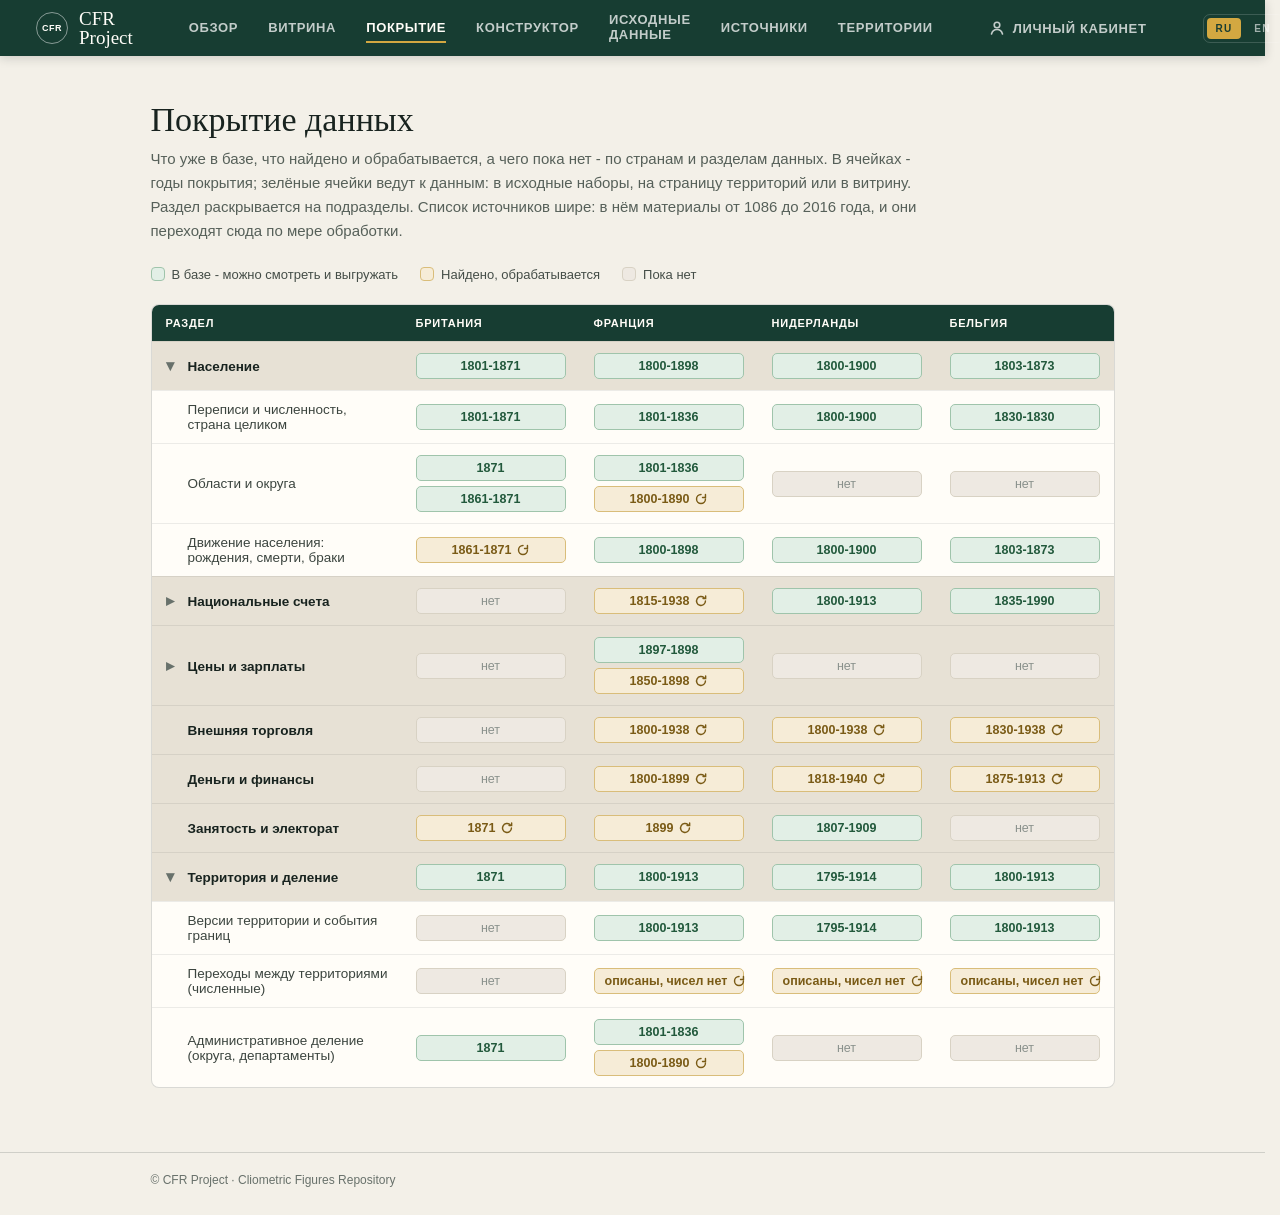
<file: coverage.html>
<!doctype html>
<html lang="ru">
<head>
<meta charset="utf-8">
<meta name="viewport" content="width=device-width, initial-scale=1">
<title>CFR Project - Покрытие данных</title>
<link rel="stylesheet" href="assets/site.css">
<style>
  html { scrollbar-gutter: stable; }
  .head { padding: 44px 0 14px 0; }
  .head h1 { font: 500 34px/1.15 Georgia, serif; margin: 0 0 8px 0; }
  .head p { font-size: 15px; color: #566059; max-width: 52em; line-height: 1.6; }
  .legend { display: flex; gap: 22px; flex-wrap: wrap; padding: 10px 0 22px 0; font-size: 13px; color: #444d47; }
  .legend i { display: inline-block; width: 14px; height: 14px; border-radius: 4px; vertical-align: -2px; margin-right: 7px; }
  .l-have { background: #e2efe6; border: 1px solid #9fc4ab; }
  .l-work { background: #f6ecd7; border: 1px solid #d9bd7a; }
  .l-none { background: #eee9e2; border: 1px solid #d8d2c4; }
  .matrix-wrap { overflow-x: auto; padding-bottom: 64px; }
  table.matrix { border-collapse: separate; border-spacing: 0; width: 100%; min-width: 760px;
    table-layout: fixed;
    background: var(--white); border: 1px solid var(--line); border-radius: 8px; overflow: hidden; }
  .matrix th, .matrix td { padding: 11px 14px; font-size: 13.5px; border-top: 1px solid rgba(24,35,31,.08); }
  .matrix thead th { background: var(--forest); color: var(--white); font: 700 11px/1.3 Inter, sans-serif;
    letter-spacing: .07em; text-transform: uppercase; text-align: left; border-top: 0; }
  .matrix thead th:first-child { width: 250px; }
  .matrix td.sec, .matrix th.sec { text-align: left; }
  tr.section td { background: var(--paper-deep); font-weight: 700; cursor: pointer; user-select: none; }
  tr.section td:first-child::before { content: "▸"; display: inline-block; width: 22px; font-size: 16px; line-height: 1; color: var(--muted); }
  tr.section.open td:first-child::before { content: "▾"; }
  tr.section.nosub td:first-child::before { content: ""; }
  tr.section.nosub td { cursor: default; }
  tr.sub td:first-child { padding-left: 36px; color: #3c453f; }
  tr.sub { display: none; }
  tr.sub.shown { display: table-row; }
  td.c { white-space: nowrap; }
  .cell { display: block; text-align: center; padding: 5px 10px; border-radius: 5px; font-size: 12.5px; font-weight: 600; }
  .cell + .cell { margin-top: 5px; }
  .work svg { margin-left: 6px; vertical-align: -1.5px; }
  .have { background: #e2efe6; color: #22593c; border: 1px solid #9fc4ab; }
  a.cell.have:hover { background: #d3e7da; }
  .work { background: #f6ecd7; color: #7a5b16; border: 1px solid #d9bd7a; }
  .none { background: #eee9e2; color: #8a918c; border: 1px solid #d8d2c4; font-weight: 400; }
  .gap { font-weight: 400; font-size: 11px; opacity: .8; }
</style>
<meta name="robots" content="noindex, nofollow">
</head>
<body>

<header class="topbar">
  <a class="brand" href="./"><span class="mark">CFR</span><span class="word">CFR Project</span></a>
  <nav class="topnav">
    <a href="./">Обзор</a>
    <a href="showcase.html">Витрина</a>
    <a class="on" href="coverage.html">Покрытие</a>
    <a href="constructor.html">Конструктор</a>
    <a href="datasets.html">Исходные данные</a>
    <a href="sources.html">Источники</a>
    <a href="territory.html">Территории</a>
  </nav>
  <a class="account" href="mailto:cfr@cfrproject.com?subject=CFR%20Project" title="Личный кабинет появится позже; пока пишите нам"><svg width="16" height="16" viewBox="0 0 16 16" fill="none" stroke="currentColor" stroke-width="1.6" stroke-linecap="round"><circle cx="8" cy="5" r="2.8"/><path d="M2.5 14c.8-3 3-4.5 5.5-4.5s4.7 1.5 5.5 4.5"/></svg>Личный кабинет</a>
  <span class="lang"><span class="on">RU</span><span>EN</span></span>
</header>

<div class="wrap">
  <div class="head">
    <h1>Покрытие данных</h1>
    <p>Что уже в базе, что найдено и обрабатывается, а чего пока нет - по странам и разделам данных.
       В ячейках - годы покрытия; зелёные ячейки ведут к данным: в исходные наборы, на страницу территорий или в витрину. Раздел раскрывается на подразделы.
       Список источников шире: в нём материалы от 1086 до 2016 года, и они переходят сюда по мере обработки.</p>
  </div>
  <div class="legend">
    <span><i class="l-have"></i>В базе - можно смотреть и выгружать</span>
    <span><i class="l-work"></i>Найдено, обрабатывается</span>
    <span><i class="l-none"></i>Пока нет</span>
  </div>

  <div class="matrix-wrap">
  <table class="matrix">
    <thead>
      <tr><th>Раздел</th><th>Британия</th><th>Франция</th><th>Нидерланды</th><th>Бельгия</th></tr>
    </thead>
    <tbody>

      <tr class="section open" data-sec="pop">
        <td class="sec">Население</td>
        <td class="c"><a class="cell have" href="showcase.html">1801-1871</a></td>
        <td class="c"><a class="cell have" href="datasets.html#topic=population&countries=fr" title="258 наблюдений в исходных данных">1800-1898</a></td>
        <td class="c"><a class="cell have" href="datasets.html#topic=population&countries=nl" title="482 наблюдений в исходных данных">1800-1900</a></td>
        <td class="c"><a class="cell have" href="datasets.html#topic=population&countries=be" title="16 наблюдений в исходных данных">1803-1873</a></td>
      </tr>
      <tr class="sub shown" data-of="pop">
        <td>Переписи и численность, страна целиком</td>
        <td class="c"><a class="cell have" href="showcase.html">1801-1871</a></td>
        <td class="c"><a class="cell have" href="datasets.html#topic=population&countries=fr" title="5 наблюдений в исходных данных">1801-1836</a></td>
        <td class="c"><a class="cell have" href="datasets.html#topic=population&countries=nl" title="179 наблюдений в исходных данных">1800-1900</a></td>
        <td class="c"><a class="cell have" href="datasets.html#topic=population&countries=be" title="4 наблюдений в исходных данных">1830-1830</a></td>
      </tr>
      <tr class="sub shown" data-of="pop">
        <td>Области и округа</td>
        <td class="c"><a class="cell have" href="showcase.html">1871</a><a class="cell have" href="showcase.html">1861-1871</a></td>
        <td class="c"><a class="cell have" href="datasets.html#topic=population&countries=fr">1801-1836</a><span class="cell work">1800-1890<svg width="12" height="12" viewBox="0 0 14 14" fill="none" stroke="currentColor" stroke-width="1.7" stroke-linecap="round"><path d="M12.2 7A5.2 5.2 0 1 1 7 1.8"/><path d="M12.2 1.8v3.4h-3.4"/></svg></span></td>
        <td class="c"><span class="cell none">нет</span></td>
        <td class="c"><span class="cell none">нет</span></td>
      </tr>
      <tr class="sub shown" data-of="pop">
        <td>Движение населения: рождения, смерти, браки</td>
        <td class="c"><span class="cell work">1861-1871<svg width="12" height="12" viewBox="0 0 14 14" fill="none" stroke="currentColor" stroke-width="1.7" stroke-linecap="round"><path d="M12.2 7A5.2 5.2 0 1 1 7 1.8"/><path d="M12.2 1.8v3.4h-3.4"/></svg></span></td>
        <td class="c"><a class="cell have" href="datasets.html#topic=population&countries=fr" title="253 наблюдений в исходных данных">1800-1898</a></td>
        <td class="c"><a class="cell have" href="datasets.html#topic=population&countries=nl" title="303 наблюдений в исходных данных">1800-1900</a></td>
        <td class="c"><a class="cell have" href="datasets.html#topic=population&countries=be" title="12 наблюдений в исходных данных">1803-1873</a></td>
      </tr>

      <tr class="section" data-sec="na">
        <td class="sec">Национальные счета</td>
        <td class="c"><span class="cell none">нет</span></td>
        <td class="c"><span class="cell work">1815-1938<svg width="12" height="12" viewBox="0 0 14 14" fill="none" stroke="currentColor" stroke-width="1.7" stroke-linecap="round"><path d="M12.2 7A5.2 5.2 0 1 1 10.6 3.2"/><path d="M12.4 1.2v3h-3"/></svg></span></td>
        <td class="c"><a class="cell have" href="showcase.html">1800-1913</a></td>
        <td class="c"><a class="cell have" href="showcase.html">1835-1990</a></td>
      </tr>
      <tr class="sub" data-of="na">
        <td>Итоги GDP и GNP</td>
        <td class="c"><span class="cell none">нет</span></td>
        <td class="c"><span class="cell work">1815-1938<svg width="12" height="12" viewBox="0 0 14 14" fill="none" stroke="currentColor" stroke-width="1.7" stroke-linecap="round"><path d="M12.2 7A5.2 5.2 0 1 1 10.6 3.2"/><path d="M12.4 1.2v3h-3"/></svg></span></td>
        <td class="c"><a class="cell have" href="showcase.html">1800-1913</a></td>
        <td class="c"><span class="cell work">1835-1990<svg width="12" height="12" viewBox="0 0 14 14" fill="none" stroke="currentColor" stroke-width="1.7" stroke-linecap="round"><path d="M12.2 7A5.2 5.2 0 1 1 10.6 3.2"/><path d="M12.4 1.2v3h-3"/></svg></span></td>
      </tr>
      <tr class="sub" data-of="na">
        <td>По отраслям</td>
        <td class="c"><span class="cell none">нет</span></td>
        <td class="c"><span class="cell none">нет</span></td>
        <td class="c"><a class="cell have" href="showcase.html">1807-1913</a></td>
        <td class="c"><a class="cell have" href="showcase.html">1835-1990</a><a class="cell have" href="showcase.html">1846-1913</a><span class="cell work">константные цены<svg width="12" height="12" viewBox="0 0 14 14" fill="none" stroke="currentColor" stroke-width="1.7" stroke-linecap="round"><path d="M12.2 7A5.2 5.2 0 1 1 10.6 3.2"/><path d="M12.4 1.2v3h-3"/></svg></span></td>
      </tr>
      <tr class="sub" data-of="na">
        <td>Производительность и труд</td>
        <td class="c"><span class="cell none">нет</span></td>
        <td class="c"><span class="cell none">нет</span></td>
        <td class="c"><span class="cell work">1800-1913<svg width="12" height="12" viewBox="0 0 14 14" fill="none" stroke="currentColor" stroke-width="1.7" stroke-linecap="round"><path d="M12.2 7A5.2 5.2 0 1 1 10.6 3.2"/><path d="M12.4 1.2v3h-3"/></svg></span></td>
        <td class="c"><span class="cell none">нет</span></td>
      </tr>
      <tr class="sub" data-of="na">
        <td>Капитал и инвестиции</td>
        <td class="c"><span class="cell none">нет</span></td>
        <td class="c"><span class="cell work">1830-1913<svg width="12" height="12" viewBox="0 0 14 14" fill="none" stroke="currentColor" stroke-width="1.7" stroke-linecap="round"><path d="M12.2 7A5.2 5.2 0 1 1 10.6 3.2"/><path d="M12.4 1.2v3h-3"/></svg></span></td>
        <td class="c"><a class="cell have" href="showcase.html">1800-1913</a><span class="cell work">1800-1913<svg width="12" height="12" viewBox="0 0 14 14" fill="none" stroke="currentColor" stroke-width="1.7" stroke-linecap="round"><path d="M12.2 7A5.2 5.2 0 1 1 10.6 3.2"/><path d="M12.4 1.2v3h-3"/></svg></span></td>
        <td class="c"><span class="cell work">1830-1913<svg width="12" height="12" viewBox="0 0 14 14" fill="none" stroke="currentColor" stroke-width="1.7" stroke-linecap="round"><path d="M12.2 7A5.2 5.2 0 1 1 10.6 3.2"/><path d="M12.4 1.2v3h-3"/></svg></span></td>
      </tr>

      <tr class="section" data-sec="wp">
        <td class="sec">Цены и зарплаты</td>
        <td class="c"><span class="cell none">нет</span></td>
        <td class="c"><a class="cell have" href="showcase.html">1897-1898</a><span class="cell work">1850-1898<svg width="12" height="12" viewBox="0 0 14 14" fill="none" stroke="currentColor" stroke-width="1.7" stroke-linecap="round"><path d="M12.2 7A5.2 5.2 0 1 1 10.6 3.2"/><path d="M12.4 1.2v3h-3"/></svg></span></td>
        <td class="c"><span class="cell none">нет</span></td>
        <td class="c"><span class="cell none">нет</span></td>
      </tr>
      <tr class="sub" data-of="wp">
        <td>Зарплаты рабочих</td>
        <td class="c"><span class="cell none">нет</span></td>
        <td class="c"><span class="cell work">1899<svg width="12" height="12" viewBox="0 0 14 14" fill="none" stroke="currentColor" stroke-width="1.7" stroke-linecap="round"><path d="M12.2 7A5.2 5.2 0 1 1 10.6 3.2"/><path d="M12.4 1.2v3h-3"/></svg></span></td>
        <td class="c"><span class="cell none">нет</span></td>
        <td class="c"><span class="cell none">нет</span></td>
      </tr>
      <tr class="sub" data-of="wp">
        <td>Цены и потребление</td>
        <td class="c"><span class="cell none">нет</span></td>
        <td class="c"><span class="cell work">1899<svg width="12" height="12" viewBox="0 0 14 14" fill="none" stroke="currentColor" stroke-width="1.7" stroke-linecap="round"><path d="M12.2 7A5.2 5.2 0 1 1 10.6 3.2"/><path d="M12.4 1.2v3h-3"/></svg></span></td>
        <td class="c"><span class="cell none">нет</span></td>
        <td class="c"><span class="cell none">нет</span></td>
      </tr>

      <tr class="section nosub" data-sec="tr">
        <td class="sec">Внешняя торговля</td>
        <td class="c"><span class="cell none">нет</span></td>
        <td class="c"><span class="cell work">1800-1938<svg width="12" height="12" viewBox="0 0 14 14" fill="none" stroke="currentColor" stroke-width="1.7" stroke-linecap="round"><path d="M12.2 7A5.2 5.2 0 1 1 10.6 3.2"/><path d="M12.4 1.2v3h-3"/></svg></span></td>
        <td class="c"><span class="cell work">1800-1938<svg width="12" height="12" viewBox="0 0 14 14" fill="none" stroke="currentColor" stroke-width="1.7" stroke-linecap="round"><path d="M12.2 7A5.2 5.2 0 1 1 10.6 3.2"/><path d="M12.4 1.2v3h-3"/></svg></span></td>
        <td class="c"><span class="cell work">1830-1938<svg width="12" height="12" viewBox="0 0 14 14" fill="none" stroke="currentColor" stroke-width="1.7" stroke-linecap="round"><path d="M12.2 7A5.2 5.2 0 1 1 10.6 3.2"/><path d="M12.4 1.2v3h-3"/></svg></span></td>
      </tr>

      <tr class="section nosub" data-sec="fin">
        <td class="sec">Деньги и финансы</td>
        <td class="c"><span class="cell none">нет</span></td>
        <td class="c"><span class="cell work">1800-1899<svg width="12" height="12" viewBox="0 0 14 14" fill="none" stroke="currentColor" stroke-width="1.7" stroke-linecap="round"><path d="M12.2 7A5.2 5.2 0 1 1 10.6 3.2"/><path d="M12.4 1.2v3h-3"/></svg></span></td>
        <td class="c"><span class="cell work">1818-1940<svg width="12" height="12" viewBox="0 0 14 14" fill="none" stroke="currentColor" stroke-width="1.7" stroke-linecap="round"><path d="M12.2 7A5.2 5.2 0 1 1 10.6 3.2"/><path d="M12.4 1.2v3h-3"/></svg></span></td>
        <td class="c"><span class="cell work">1875-1913<svg width="12" height="12" viewBox="0 0 14 14" fill="none" stroke="currentColor" stroke-width="1.7" stroke-linecap="round"><path d="M12.2 7A5.2 5.2 0 1 1 10.6 3.2"/><path d="M12.4 1.2v3h-3"/></svg></span></td>
      </tr>

      <tr class="section nosub" data-sec="emp">
        <td class="sec">Занятость и электорат</td>
        <td class="c"><span class="cell work">1871<svg width="12" height="12" viewBox="0 0 14 14" fill="none" stroke="currentColor" stroke-width="1.7" stroke-linecap="round"><path d="M12.2 7A5.2 5.2 0 1 1 10.6 3.2"/><path d="M12.4 1.2v3h-3"/></svg></span></td>
        <td class="c"><span class="cell work">1899<svg width="12" height="12" viewBox="0 0 14 14" fill="none" stroke="currentColor" stroke-width="1.7" stroke-linecap="round"><path d="M12.2 7A5.2 5.2 0 1 1 10.6 3.2"/><path d="M12.4 1.2v3h-3"/></svg></span></td>
        <td class="c"><a class="cell have" href="showcase.html">1807-1909</a></td>
        <td class="c"><span class="cell none">нет</span></td>
      </tr>

      <tr class="section open" data-sec="terr">
        <td class="sec">Территория и деление</td>
        <td class="c"><a class="cell have" href="showcase.html">1871</a></td>
        <td class="c"><a class="cell have" href="territory.html#country=france" title="12 версий, 3 событий границ, 9 переходов">1800-1913</a></td>
        <td class="c"><a class="cell have" href="territory.html#country=netherlands" title="16 версий, 7 событий границ, 15 переходов">1795-1914</a></td>
        <td class="c"><a class="cell have" href="territory.html#country=belgium" title="11 версий, 2 событий границ, 9 переходов">1800-1913</a></td>
      </tr>
      <tr class="sub shown" data-of="terr">
        <td>Версии территории и события границ</td>
        <td class="c"><span class="cell none">нет</span></td>
        <td class="c"><a class="cell have" href="territory.html#country=france" title="12 версий, 3 событий границ, 9 переходов">1800-1913</a></td>
        <td class="c"><a class="cell have" href="territory.html#country=netherlands" title="16 версий, 7 событий границ, 15 переходов">1795-1914</a></td>
        <td class="c"><a class="cell have" href="territory.html#country=belgium" title="11 версий, 2 событий границ, 9 переходов">1800-1913</a></td>
      </tr>
      <tr class="sub shown" data-of="terr">
        <td>Переходы между территориями (численные)</td>
        <td class="c"><span class="cell none">нет</span></td>
        <td class="c"><span class="cell work">описаны, чисел нет<svg width="12" height="12" viewBox="0 0 14 14" fill="none" stroke="currentColor" stroke-width="1.7" stroke-linecap="round"><path d="M12.2 7A5.2 5.2 0 1 1 7 1.8"/><path d="M12.2 1.8v3.4h-3.4"/></svg></span></td>
        <td class="c"><span class="cell work">описаны, чисел нет<svg width="12" height="12" viewBox="0 0 14 14" fill="none" stroke="currentColor" stroke-width="1.7" stroke-linecap="round"><path d="M12.2 7A5.2 5.2 0 1 1 7 1.8"/><path d="M12.2 1.8v3.4h-3.4"/></svg></span></td>
        <td class="c"><span class="cell work">описаны, чисел нет<svg width="12" height="12" viewBox="0 0 14 14" fill="none" stroke="currentColor" stroke-width="1.7" stroke-linecap="round"><path d="M12.2 7A5.2 5.2 0 1 1 7 1.8"/><path d="M12.2 1.8v3.4h-3.4"/></svg></span></td>
      </tr>
      <tr class="sub shown" data-of="terr">
        <td>Административное деление (округа, департаменты)</td>
        <td class="c"><a class="cell have" href="showcase.html">1871</a></td>
        <td class="c"><a class="cell have" href="datasets.html#topic=population&countries=fr">1801-1836</a><span class="cell work">1800-1890<svg width="12" height="12" viewBox="0 0 14 14" fill="none" stroke="currentColor" stroke-width="1.7" stroke-linecap="round"><path d="M12.2 7A5.2 5.2 0 1 1 7 1.8"/><path d="M12.2 1.8v3.4h-3.4"/></svg></span></td>
        <td class="c"><span class="cell none">нет</span></td>
        <td class="c"><span class="cell none">нет</span></td>
      </tr>

    </tbody>
  </table>
  </div>
</div>

<footer class="site"><div class="wrap">© CFR Project · Cliometric Figures Repository</div></footer>

<script>
  // Состояние свёрнуто/развёрнуто живёт в localStorage браузера: переживает F5 и новые вкладки.
  const КЛЮЧ = "cfr.coverage.open";
  const читай = () => { try { const v = JSON.parse(localStorage.getItem(КЛЮЧ) || "null"); return Array.isArray(v) ? v : null; } catch { return null; } };
  const пиши = () => { try { localStorage.setItem(КЛЮЧ, JSON.stringify([...document.querySelectorAll("tr.section.open")].map((r) => r.dataset.sec))); } catch { /* хранилище недоступно */ } };
  const сохранённые = читай();
  if (сохранённые) for (const row of document.querySelectorAll("tr.section:not(.nosub)")) {
    const open = сохранённые.includes(row.dataset.sec);
    row.classList.toggle("open", open);
    for (const sub of document.querySelectorAll('tr.sub[data-of="' + row.dataset.sec + '"]')) sub.classList.toggle("shown", open);
  }
  for (const row of document.querySelectorAll("tr.section:not(.nosub)")) {
    row.addEventListener("click", () => {
      const open = row.classList.toggle("open");
      for (const sub of document.querySelectorAll('tr.sub[data-of="' + row.dataset.sec + '"]'))
        sub.classList.toggle("shown", open);
      пиши();
    });
  }
</script>

</body>
</html>
</file>
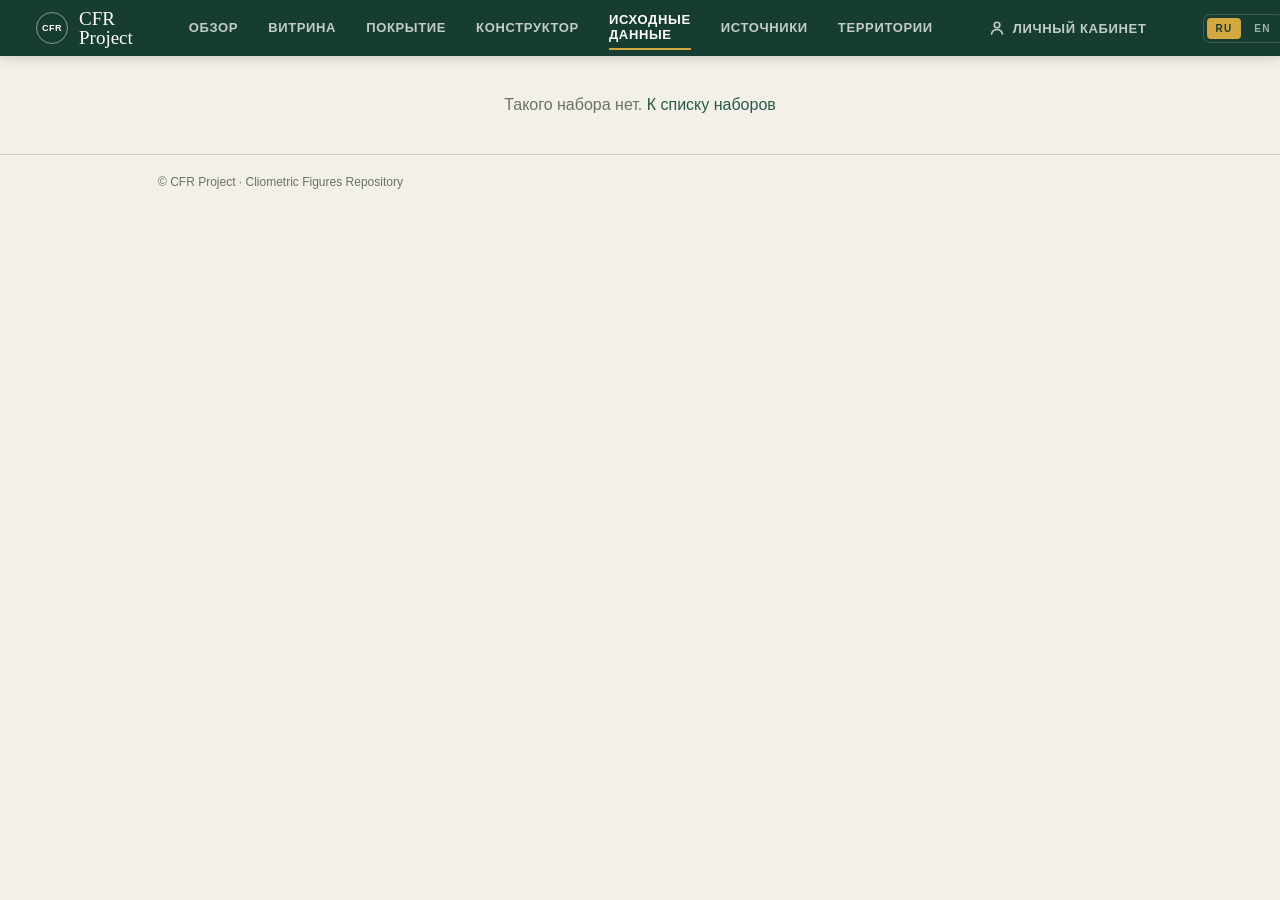
<file: dataset.html>
<!doctype html>
<html lang="ru">
<head>
<meta charset="utf-8">
<meta name="viewport" content="width=device-width, initial-scale=1">
<title>CFR Project - Набор</title>
<link rel="stylesheet" href="assets/site.css">
<style>
  .lang span { cursor: pointer; }
  .crumbs { padding: 26px 0 0 0; font-size: 12.5px; color: var(--muted); }
  .crumbs a { color: var(--forest-soft); font-weight: 600; text-decoration: none; }
  .head { padding: 10px 0 14px 0; }
  .body { display: grid; grid-template-columns: 1fr 300px; gap: 22px; align-items: start; }
  .body .main { min-width: 0; }
  .head .over { font: 700 10px/1 Inter, sans-serif; letter-spacing: .22em; text-transform: uppercase; color: var(--muted); margin-bottom: 10px; }
  .head h1 { font: 500 30px/1.2 Georgia, serif; margin: 0 0 8px 0; }
  .head .meta { font-size: 14px; color: #566059; line-height: 1.6; }
  .head .meta b { color: var(--ink); font-weight: 600; }
  .side { background: var(--white); border: 1px solid var(--line); border-radius: 8px; padding: 14px 16px; font-size: 12.5px; color: var(--muted); line-height: 1.5; display: flex; flex-direction: column; gap: 10px; position: sticky; top: 70px; }
  .side h2 { font: 700 10.5px/1.6 Inter, sans-serif; letter-spacing: .06em; text-transform: uppercase; color: var(--muted); margin: 0; }
  .side .kv { display: grid; grid-template-columns: auto 1fr; gap: 3px 10px; }
  .side .kv span:nth-child(even) { color: var(--ink); }
  .side .acts { display: flex; flex-direction: column; gap: 6px; }
  .side .acts a { font-weight: 700; font-size: 13px; }
  .st { display: inline-block; width: 9px; height: 9px; border-radius: 50%; margin-right: 6px; }
  .st.local { background: #3e8a5e; } .st.online { background: var(--gold); } .st.closed { background: #c76743; }
  section.block { background: var(--white); border: 1px solid var(--line); border-radius: 8px; padding: 16px 18px; margin: 0 0 14px 0; }
  section.block h2 { font: 700 10.5px/1.6 Inter, sans-serif; letter-spacing: .06em; text-transform: uppercase; color: var(--muted); margin: 0 0 10px 0; }
  .cols { width: 100%; border-collapse: collapse; font-size: 13px; }
  .cols th { text-align: left; font: 700 10.5px/1.5 Inter, sans-serif; letter-spacing: .06em; text-transform: uppercase; color: var(--muted); padding: 6px 8px; border-bottom: 1px solid var(--line); }
  .cols td { padding: 6px 8px; border-top: 1px solid var(--line); vertical-align: top; }
  .cols td.k { font-family: ui-monospace, Consolas, monospace; font-size: 12px; color: var(--muted); white-space: nowrap; }
  .scroll { overflow-x: auto; }
  .prev { border-collapse: collapse; font-size: 12.5px; font-variant-numeric: tabular-nums; }
  .prev th { text-align: right; font: 700 10.5px/1.4 Inter, sans-serif; color: var(--muted); padding: 6px 10px; border-bottom: 1px solid var(--line); white-space: nowrap; background: var(--paper); }
  .prev td { text-align: right; padding: 5px 10px; border-top: 1px solid var(--line); white-space: nowrap; }
  .prev td:first-child, .prev th:first-child { text-align: left; font-weight: 600; }
  .prev td.st { color: var(--muted); font-style: italic; }
  .more { margin-top: 10px; font-size: 12.5px; color: var(--muted); }
  .cite { display: grid; grid-template-columns: 1fr auto; gap: 10px 14px; align-items: start; }
  .cite .lbl { grid-column: 1 / -1; font-size: 12.5px; color: var(--ink); font-weight: 600; margin-top: 4px; }
  .cite pre { margin: 0; white-space: pre-wrap; font: 13px/1.55 Georgia, serif; color: #2f3834; background: var(--paper); padding: 12px 14px; border-radius: 6px; border: 1px solid var(--line); }
  .cite button { background: var(--forest); color: var(--white); border: 0; border-radius: 6px; padding: 8px 12px; font: inherit; font-size: 12.5px; font-weight: 700; cursor: pointer; white-space: nowrap; }
  .cite .why { grid-column: 1 / -1; font-size: 12.5px; color: var(--muted); line-height: 1.5; }
  .method { font-size: 13px; line-height: 1.55; color: #2f3834; }
  .empty { padding: 40px 0; text-align: center; color: var(--muted); }
  @media (max-width: 800px) { .body { grid-template-columns: 1fr; } .side { position: static; } .cite { grid-template-columns: 1fr; } }
</style>
<meta name="robots" content="noindex, nofollow">
</head>
<body>

<header class="topbar">
  <a class="brand" href="./"><span class="mark">CFR</span><span class="word">CFR Project</span></a>
  <nav class="topnav">
    <a href="./" data-t="nav.overview">Обзор</a>
    <a href="showcase.html" data-t="nav.showcase">Витрина</a>
    <a href="coverage.html" data-t="nav.coverage">Покрытие</a>
    <a href="constructor.html" data-t="nav.constructor">Конструктор</a>
    <a class="on" href="datasets.html" data-t="nav.datasets">Исходные данные</a>
    <a href="sources.html" data-t="nav.sources">Источники</a>
    <a href="territory.html" data-t="nav.territory">Территории</a>
  </nav>
  <a class="account" href="mailto:cfr@cfrproject.com?subject=CFR%20Project" title="Личный кабинет появится позже; пока пишите нам"><svg width="16" height="16" viewBox="0 0 16 16" fill="none" stroke="currentColor" stroke-width="1.6" stroke-linecap="round"><circle cx="8" cy="5" r="2.8"/><path d="M2.5 14c.8-3 3-4.5 5.5-4.5s4.7 1.5 5.5 4.5"/></svg><span data-t="nav.account">Личный кабинет</span></a>
  <span class="lang" id="lang"><span class="on" data-lang="ru">RU</span><span data-lang="en">EN</span></span>
</header>

<div class="wrap" id="page"></div>

<footer class="site"><div class="wrap">© CFR Project · Cliometric Figures Repository</div></footer>

<script src="assets/datasets-data.js"></script>
<script>
(function () {
  const L = window.DATASET_LABELS;
  const число = (n) => n == null ? "" : n.toLocaleString("ru-RU");
  const экр = (s) => String(s).replace(/[&<>"]/g, (c) => ({ "&": "&amp;", "<": "&lt;", ">": "&gt;", '"': "&quot;" }[c]));
  const T = {
    ru: { "nav.overview": "Обзор", "nav.showcase": "Витрина", "nav.coverage": "Покрытие", "nav.constructor": "Конструктор", "nav.datasets": "Исходные данные", "nav.sources": "Источники", "nav.territory": "Территории", "nav.account": "Личный кабинет",
      crumbs: "Исходные данные", over: "Набор исходных данных", notFound: "Такого набора нет.", back: "К списку наборов",
      meta: (з) => `${L.форма.ru[з.form]} · ${число(з.rows ?? 0)} строк${з.cols ? ` × ${з.cols} колонок` : ""} · ${з.start ? (з.end && з.end !== з.start ? `${з.start}-${з.end}` : з.start) : "период не указан"} · ${L.темы.ru[з.topic]}`,
      side: "Паспорт", territory: "Территория", universe: "Состав населения", layer: "Слой", layers: { reference: "справочный слой CFR", historical: "историческое", engineering: "инженерное" }, universes: { "source-defined-unresolved": "как определил источник", "present-de-facto": "наличное", "usual-resident": "постоянное", "legal-domicile": "по домицилию", "citizenship": "по гражданству", "register-membership": "по реестру" }, source: "Источник", country: "Страна", access: "Состояние", passport: "Файл", checksum: "Контрольная сумма", retrieved: "Загружено", version: "Версия набора", review: "Проверка", pkg: "Пакет",
      status: { local: "скачано и проверено", online: "есть в сети, не скачано", closed: "закрытый доступ, смотрите на сайте источника" },
      csv: "Скачать CSV", json: "Скачать JSON", site: "Сайт источника ↗", sourcesPage: "Источник в справочнике →",
      columns: "Колонки", colKey: "Ключ", colLabel: "Подпись источника", colUnit: "Единица", preview: "Первые строки", more: (n) => `Показаны первые ${n} строк. Полные данные в CSV и JSON.`, blank: "пусто", cite: "Ссылка на данные", copy: "Скопировать", copied: "Скопировано",
      citeSource: "Первоисточник. Указывается при любом использовании данных: этого требует лицензия первоисточника.", citeVia: "Путь получения. По желанию: так читатель найдёт ту же версию набора.", citeAuthor: "Автор расчёта.",
      why: "CFR Project показывает, откуда данные и на каких условиях. Соблюдение лицензии первоисточника в собственных публикациях - ответственность пользователя.", method: "Как получено", otherTitle: "Название по-английски" },
    en: { "nav.overview": "Overview", "nav.showcase": "Showcase", "nav.coverage": "Coverage", "nav.constructor": "Builder", "nav.datasets": "Source data", "nav.sources": "Sources", "nav.territory": "Territories", "nav.account": "Account",
      crumbs: "Source data", over: "Source dataset", notFound: "No such dataset.", back: "Back to the list",
      meta: (з) => `${L.форма.en[з.form]} · ${число(з.rows ?? 0)} rows${з.cols ? ` × ${з.cols} columns` : ""} · ${з.start ? (з.end && з.end !== з.start ? `${з.start}-${з.end}` : з.start) : "period not stated"} · ${L.темы.en[з.topic]}`,
      side: "Passport", territory: "Territory", universe: "Population universe", layer: "Layer", layers: { reference: "CFR reference layer", historical: "historical", engineering: "engineering" }, universes: { "source-defined-unresolved": "source-defined", "present-de-facto": "present", "usual-resident": "usual residents", "legal-domicile": "legal domicile", "citizenship": "citizenship", "register-membership": "register" }, source: "Source", country: "Country", access: "Status", passport: "File", checksum: "Checksum", retrieved: "Retrieved", version: "Dataset version", review: "Review", pkg: "Package",
      status: { local: "downloaded and verified", online: "online, not downloaded", closed: "closed access, see the source site" },
      csv: "Download CSV", json: "Download JSON", site: "Source site ↗", sourcesPage: "Source in the directory →",
      columns: "Columns", colKey: "Key", colLabel: "Source label", colUnit: "Unit", preview: "First rows", more: (n) => `First ${n} rows shown. Full data in CSV and JSON.`, blank: "blank", cite: "Data reference", copy: "Copy", copied: "Copied",
      citeSource: "Original source. Required with any use of the data: the source licence demands attribution.", citeVia: "Access path. Optional: lets a reader find the same dataset version.", citeAuthor: "Author of the estimate.",
      why: "CFR Project shows where the data come from and under what terms. Complying with the source licence in your own publications is the user's responsibility.", method: "How it was obtained", otherTitle: "Russian title" },
  };
  const состояние = { lang: "ru", id: "" };
  const t = () => T[состояние.lang];
  function изАдреса() { const h = location.hash.replace(/^#/, ""); for (const ч of h.split("&")) { const [k, v = ""] = ч.split("="); if (k === "lang") состояние.lang = v === "en" ? "en" : "ru"; else if (ч && !ч.includes("=")) состояние.id = decodeURIComponent(ч); else if (k === "id") состояние.id = decodeURIComponent(v); } }
  function вАдрес() { history.replaceState(null, "", "#" + encodeURIComponent(состояние.id) + (состояние.lang === "en" ? "&lang=en" : "")); }
  function язык() {
    document.documentElement.lang = состояние.lang;
    for (const el of document.querySelectorAll("[data-t]")) { const v = t()[el.dataset.t]; if (typeof v === "string") el.textContent = v; }
    for (const s of document.querySelectorAll("#lang span")) s.classList.toggle("on", s.dataset.lang === состояние.lang);
  }
  function страница() {
    язык();
    const з = window.DATASETS.find((d) => d.id === состояние.id || d.id === "dataset:" + состояние.id);
    const узел = document.getElementById("page");
    if (!з) { узел.innerHTML = `<div class="empty">${t().notFound} <a href="datasets.html">${t().back}</a></div>`; document.title = "CFR Project"; return; }
    const название = (состояние.lang === "en" ? (з.titleEn || з.titleRu) : (з.titleRu || з.titleEn)) || з.id;
    const другое = состояние.lang === "en" ? з.titleRu : з.titleEn;
    document.title = "CFR Project - " + название;
    const страна = з.countries.includes("ww") && з.countryCount ? (состояние.lang === "en" ? `${з.countryCount} countries` : `${з.countryCount} стран`) : з.countries.map((c) => L.страны[состояние.lang][c]).join(", ");
    const ссылка = состояние.lang === "en" ? з.citeEn : з.citeRu;
    const колонки = з.columns.map((c) => `<tr><td class="k">${экр(c.key)}</td><td>${экр(c.label)}</td><td>${экр(c.unit || "")}</td></tr>`).join("");
    const шапка = з.columns.map((c) => `<th title="${экр(c.label)}">${экр(c.key)}</th>`).join("");
    const строки = з.preview.map((r) => `<tr>${r.map((v) => v.startsWith("· ") ? `<td class="st">${экр(v.slice(2))}</td>` : `<td>${экр(v)}</td>`).join("")}</tr>`).join("");
    узел.innerHTML = `
      <div class="crumbs"><a href="datasets.html${состояние.lang === "en" ? "#lang=en" : ""}">${t().crumbs}</a> · ${экр(страна)}</div>
      <div class="head">
        <div class="over">${t().over}</div>
        <h1>${экр(название)}</h1>
        <div class="meta">${t().meta(з)}${другое ? `<br><span style="color:var(--muted)">${t().otherTitle}: ${экр(другое)}</span>` : ""}</div>
      </div>
      <div class="body">
      <div class="main">
      ${з.columns.length ? `<section class="block"><h2>${t().columns} (${з.columns.length})</h2><table class="cols"><thead><tr><th>${t().colKey}</th><th>${t().colLabel}</th><th>${t().colUnit}</th></tr></thead><tbody>${колонки}</tbody></table></section>` : ""}
      ${з.preview.length ? `<section class="block"><h2>${t().preview}</h2><div class="scroll"><table class="prev"><thead><tr>${шапка}</tr></thead><tbody>${строки}</tbody></table></div><div class="more">${t().more(з.preview.length)}</div></section>` : ""}
      <section class="block"><h2>${t().cite}</h2><div class="cite">
        ${з.layer === "engineering" ? `<div class="lbl">${t().citeAuthor}</div><pre>${экр(ссылка.author)}</pre><button type="button" data-copy="author">${t().copy}</button>` : ""}
        <div class="lbl">${t().citeSource}</div><pre>${экр(ссылка.source || "-")}</pre><button type="button" data-copy="source">${t().copy}</button>
        <div class="lbl">${t().citeVia}</div><pre>${экр(ссылка.via)}</pre><button type="button" data-copy="via">${t().copy}</button>
        <div class="why">${t().why}</div>
      </div></section>
      ${з.method ? `<section class="block"><h2>${t().method}</h2><div class="method">${экр(з.method)}${з.code ? `<br><span style="color:var(--muted)">${экр(з.code)}</span>` : ""}</div></section>` : ""}
      </div>
        <aside class="side">
          <h2>${t().side}</h2>
          <div class="kv">
            <span>${t().source}</span><span>${з.sources.length ? з.sources.map((s) => экр(s)).join("<br>") : "-"}</span>
            <span>${t().country}</span><span>${экр(страна)}</span>
            ${з.territory ? `<span>${t().territory}</span><span><a href="territory.html#country=${з.territory.country}${состояние.lang === "en" ? "&lang=en" : ""}">${экр(состояние.lang === "en" ? з.territory.versionEn : з.territory.versionRu)}</a></span><span>${t().universe}</span><span>${экр(t().universes[з.territory.universe] ?? з.territory.universe)}</span>` : ""}
            ${з.layer === "reference" ? `<span>${t().layer}</span><span>${t().layers[з.layer]}</span>` : ""}
            <span>${t().access}</span><span><span class="st ${з.access}"></span>${t().status[з.access]}</span>
            ${з.artifact.path ? `<span>${t().passport}</span><span>${экр(з.artifact.path.split("/").pop())}${з.artifact.bytes ? `, ${число(з.artifact.bytes)} B` : ""}</span>` : ""}
            ${з.artifact.checksum ? `<span>${t().checksum}</span><span>${экр(з.artifact.checksum)}</span>` : ""}
            ${з.artifact.retrievedOn ? `<span>${t().retrieved}</span><span>${экр(з.artifact.retrievedOn)}</span>` : ""}
            ${з.version ? `<span>${t().version}</span><span>${экр(з.version)}</span>` : ""}
            ${з.review ? `<span>${t().review}</span><span>${экр(з.review)}</span>` : ""}
          </div>
          <div class="acts">
            <a href="data/${encodeURIComponent(з.id.replace(/^dataset:/, "").replace(/[^A-Za-z0-9._-]+/g, "-"))}.csv">${t().csv}</a>
            <a href="data/${encodeURIComponent(з.id.replace(/^dataset:/, "").replace(/[^A-Za-z0-9._-]+/g, "-"))}.json">${t().json}</a>
            ${з.canonical ? `<a href="${экр(з.canonical)}" target="_blank" rel="noopener">${t().site}</a>` : ""}
            ${з.sources.length ? `<a href="sources.html#q=${encodeURIComponent(з.sources[0].split(/[:,(]/)[0].trim().slice(0, 40))}">${t().sourcesPage}</a>` : ""}
          </div>
        </aside>
      </div>`;
    for (const кнопка of document.querySelectorAll("[data-copy]")) кнопка.addEventListener("click", async () => { try { await navigator.clipboard.writeText(ссылка[кнопка.dataset.copy]); кнопка.textContent = t().copied; setTimeout(() => kнопкаТекст(кнопка), 1500); } catch { /* буфер недоступен */ } });
    function kнопкаТекст(к) { к.textContent = t().copy; }
    вАдрес();
  }
  document.getElementById("lang").addEventListener("click", (e) => { const s = e.target.closest("[data-lang]"); if (!s) return; состояние.lang = s.dataset.lang; страница(); });
  window.addEventListener("hashchange", () => { изАдреса(); страница(); });
  изАдреса();
  страница();
})();
</script>

</body>
</html>
</file>
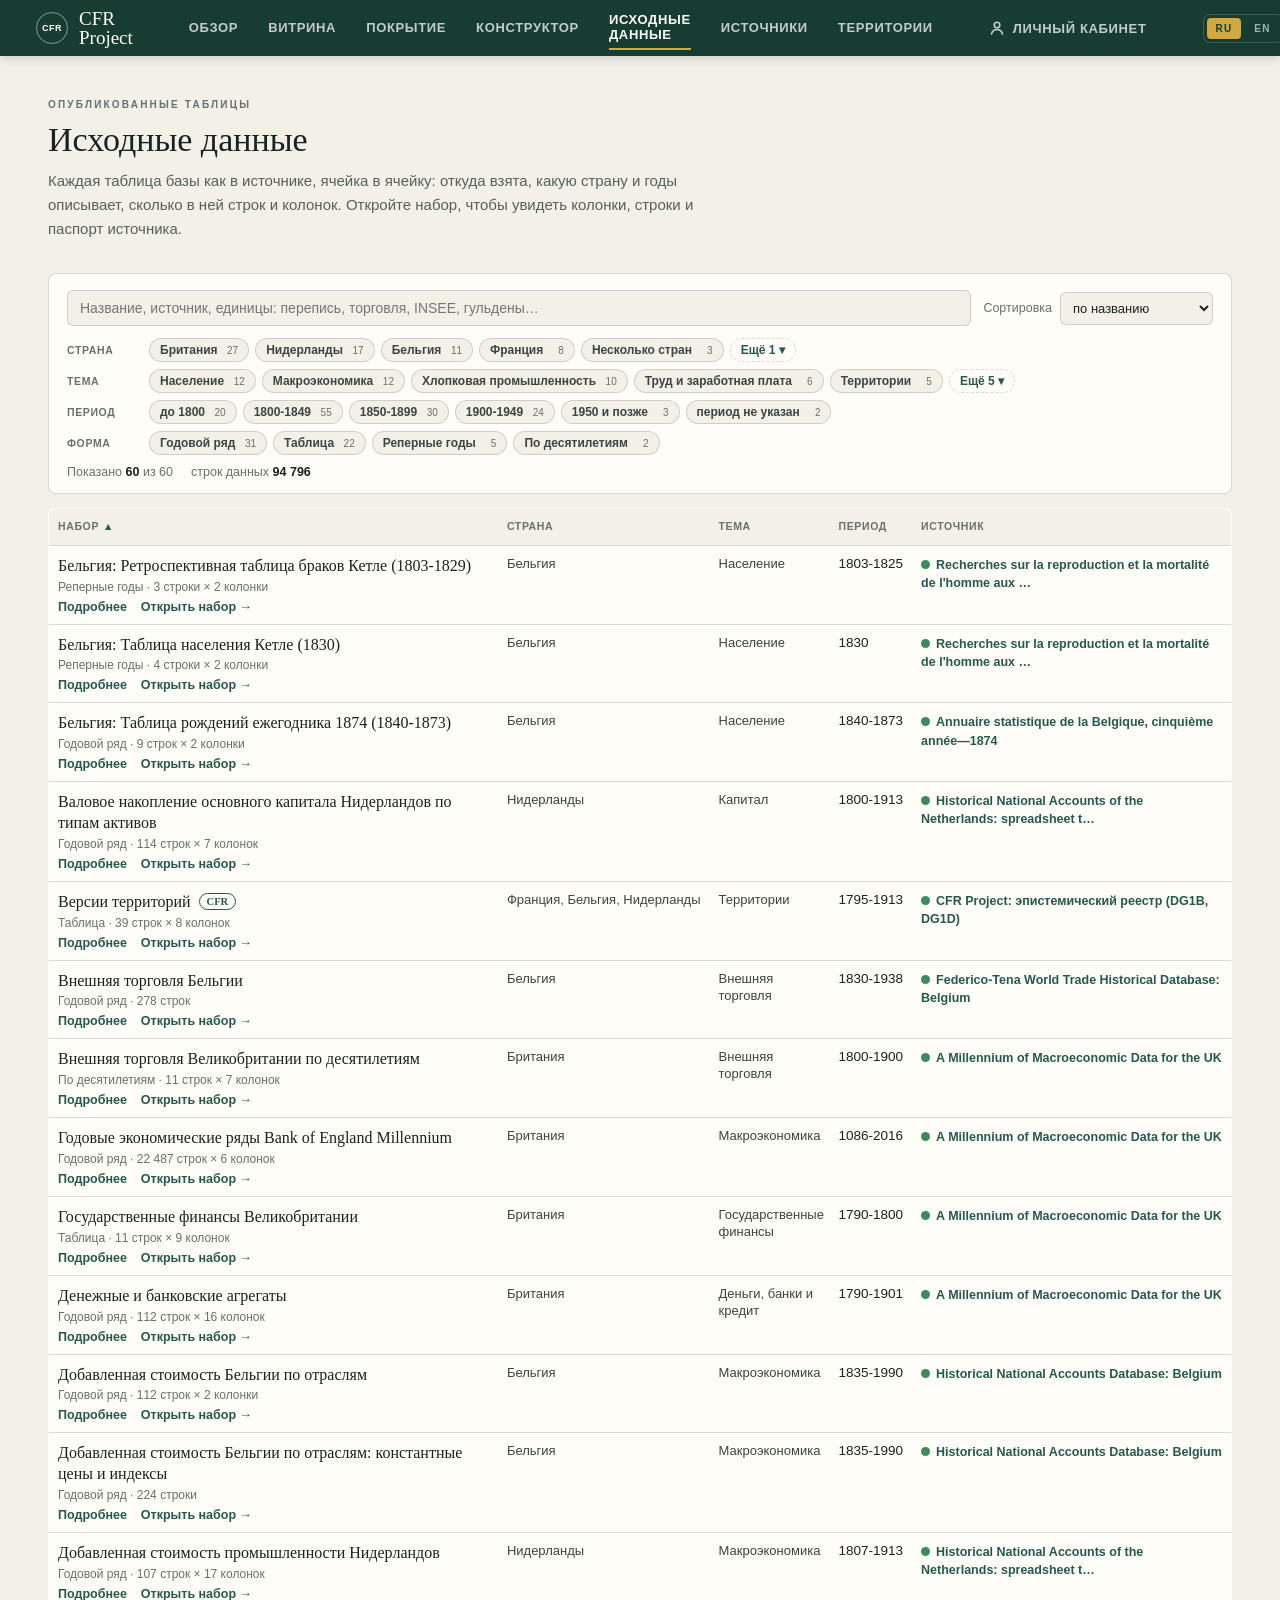
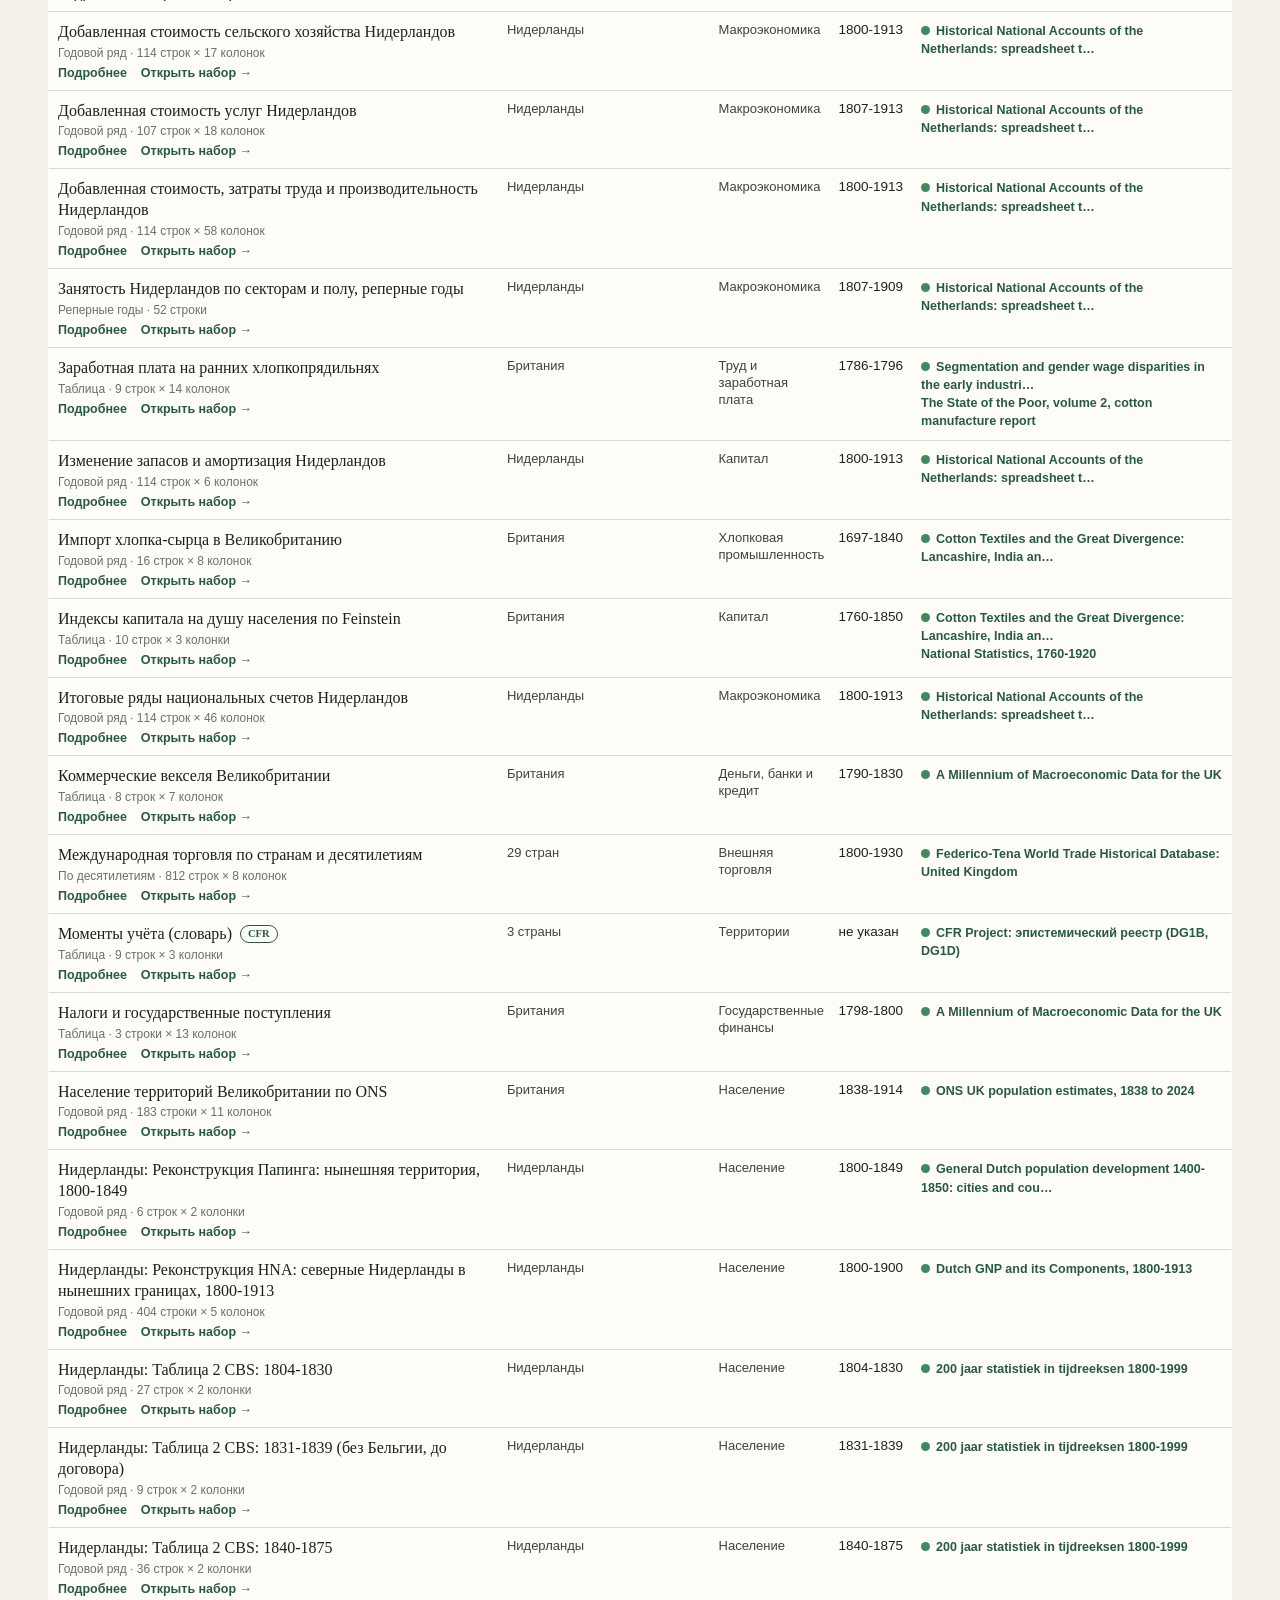
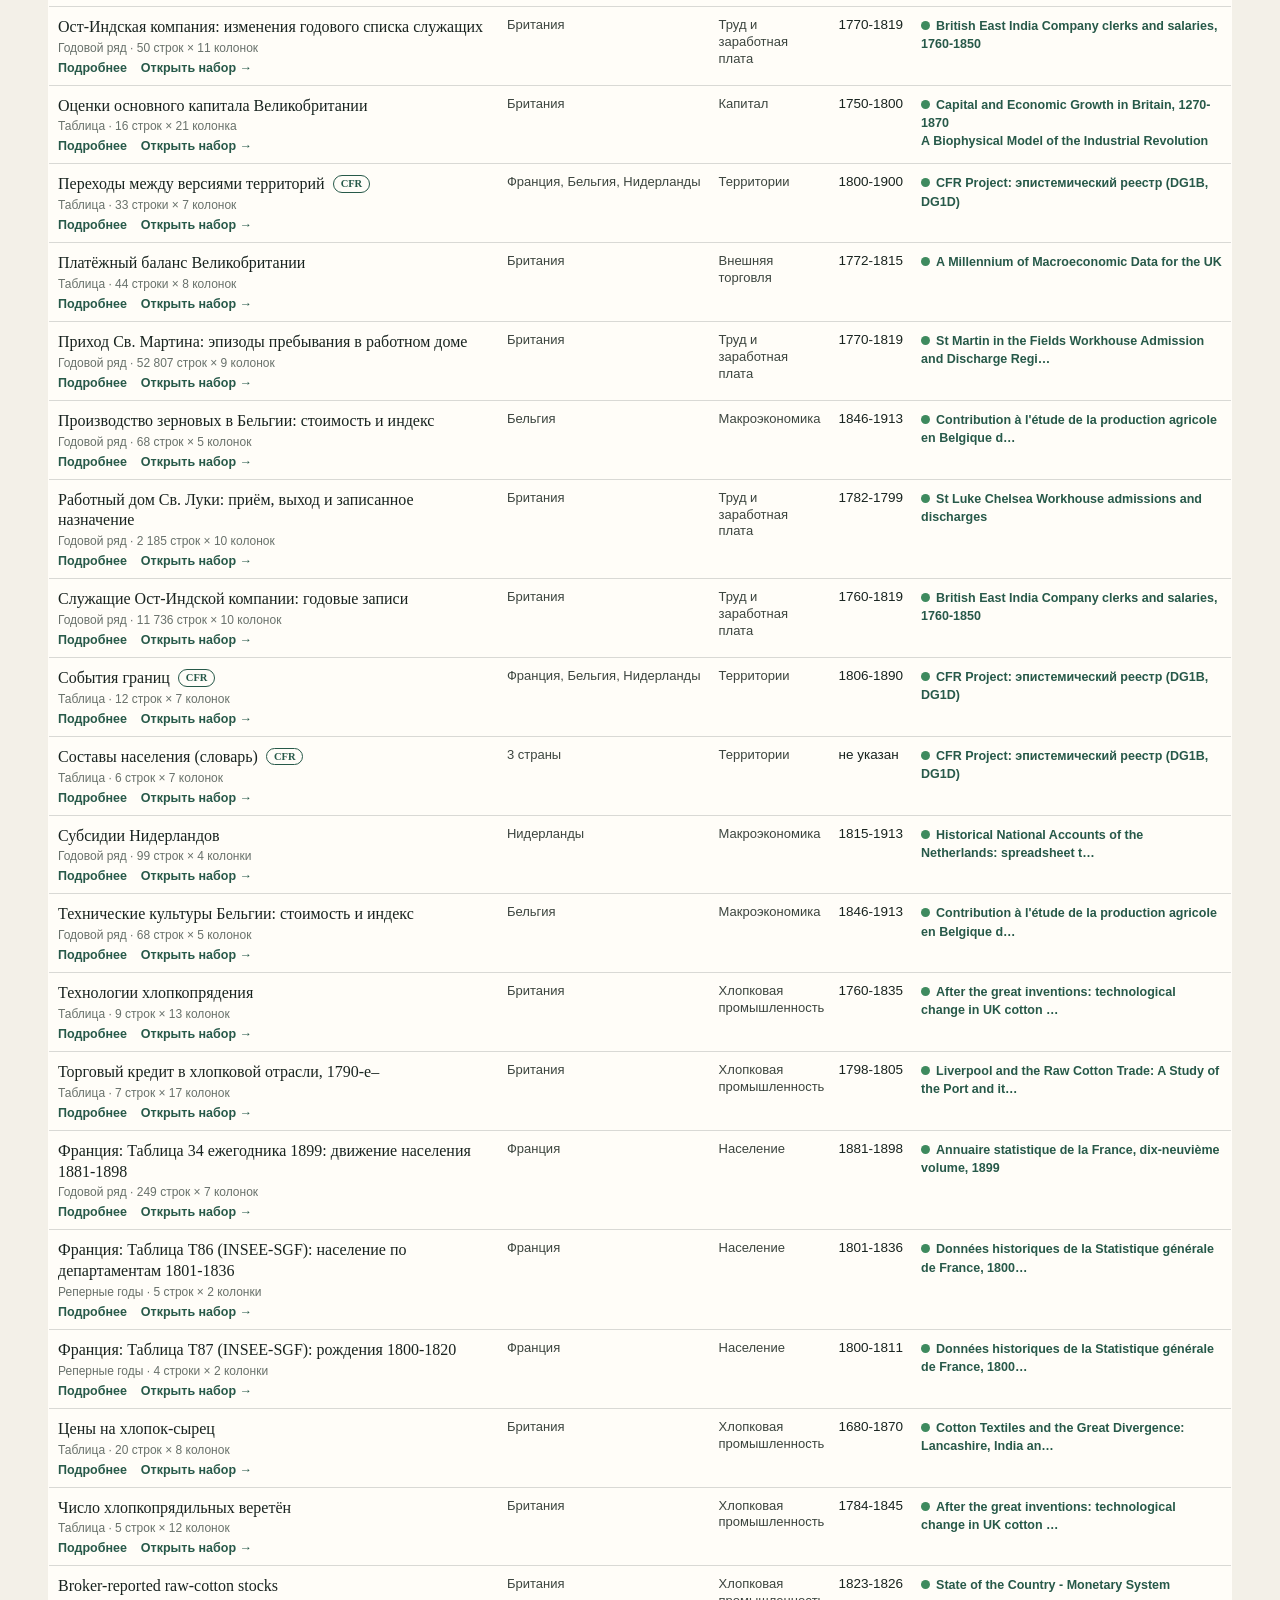
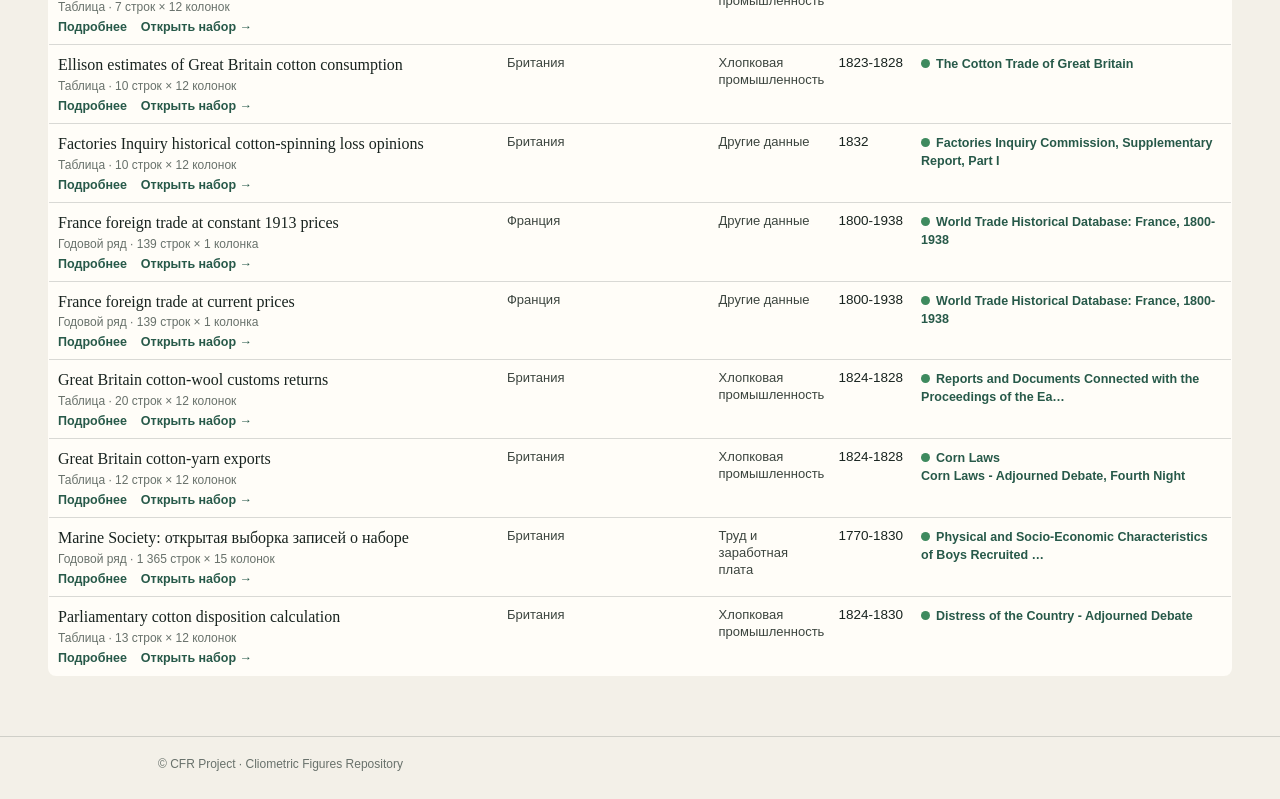
<file: datasets.html>
<!doctype html>
<html lang="ru">
<head>
<meta charset="utf-8">
<meta name="viewport" content="width=device-width, initial-scale=1">
<title>CFR Project - Исходные данные</title>
<link rel="stylesheet" href="assets/site.css">
<style>
  .wrap.wide { max-width: 1240px; }
  .head { padding: 44px 0 14px 0; }
  .head .over { font: 700 10px/1 Inter, sans-serif; letter-spacing: .22em; text-transform: uppercase; color: var(--muted); margin-bottom: 10px; }
  .head h1 { font: 500 34px/1.15 Georgia, serif; margin: 0 0 10px 0; }
  .head p { font-size: 15px; color: #566059; max-width: 46em; line-height: 1.6; margin: 0; }
  .lang span { cursor: pointer; }

  .filters { background: var(--white); border: 1px solid var(--line); border-radius: 8px; padding: 16px 18px 14px 18px; margin: 18px 0 14px 0; }
  .bar { position: sticky; top: 56px; z-index: 20; display: none; grid-template-columns: 1fr auto auto; gap: 12px; align-items: center; margin: 0 0 10px 0; padding: 8px 12px; background: var(--white); border: 1px solid var(--line); border-radius: 8px; box-shadow: 0 6px 18px -14px rgba(24,35,31,.5); }
  .bar.show { display: grid; }
  .bar .search { padding: 7px 10px; font-size: 13.5px; }
  .bar .n { font-size: 12.5px; color: var(--muted); white-space: nowrap; }
  .bar .n b { color: var(--ink); font-weight: 600; }
  .bar button { background: none; border: 1px solid var(--line); border-radius: 6px; padding: 6px 10px; font: inherit; font-size: 12.5px; font-weight: 700; color: var(--forest-soft); cursor: pointer; white-space: nowrap; }
  .filters .row1 { display: grid; grid-template-columns: 1fr auto; gap: 12px; align-items: center; }
  .search { width: 100%; padding: 9px 12px; border: 1px solid var(--line); border-radius: 6px; background: var(--paper); font-size: 14px; font-family: inherit; }
  .search:focus { outline: 2px solid rgba(23,61,50,.25); border-color: var(--forest); }
  .filters .sort { display: flex; align-items: center; gap: 8px; font-size: 12.5px; color: var(--muted); white-space: nowrap; }
  .filters .sort select { padding: 7px 8px; border: 1px solid var(--line); border-radius: 6px; background: var(--paper); font-family: inherit; font-size: 13px; color: var(--ink); }
  .facets { display: flex; flex-direction: column; gap: 7px; margin-top: 12px; }
  .facet { display: grid; grid-template-columns: 72px 1fr; gap: 10px; align-items: baseline; position: relative; }
  .facet .lbl { font: 700 10.5px/1.6 Inter, sans-serif; letter-spacing: .06em; text-transform: uppercase; color: var(--muted); padding-top: 4px; }
  .facet .chips { display: flex; flex-wrap: wrap; gap: 6px; align-items: center; }
  .chip { padding: 4px 10px; border: 1px solid var(--line); border-radius: 999px; background: var(--paper); font-size: 12px; font-weight: 600; color: #3c453f; cursor: pointer; user-select: none; }
  .chip small { display: inline-block; min-width: 3ch; text-align: right; font-weight: 500; color: var(--muted); margin-left: 4px; font-variant-numeric: tabular-nums; }
  .chip.on { background: var(--forest); color: var(--white); border-color: var(--forest); }
  .chip.on small { color: rgba(255,253,248,.7); }
  .chip.zero { opacity: .45; }
  .chip.more { background: transparent; border-style: dashed; color: var(--forest-soft); }
  .chip.more.open { border-style: solid; }
  .pop { position: absolute; left: 82px; top: calc(100% + 6px); z-index: 30; width: min(560px, calc(100% - 82px)); background: var(--white); border: 1px solid var(--line); border-radius: 8px; box-shadow: 0 14px 34px -18px rgba(24,35,31,.55); padding: 12px; }
  .pop[hidden] { display: none; }
  .pop .search { padding: 7px 10px; font-size: 13px; }
  .pop .groups { display: grid; grid-template-columns: 1fr 1fr; gap: 10px 18px; margin-top: 10px; max-height: 300px; overflow: auto; }
  .pop .group h4 { margin: 0 0 4px 0; font: 700 10.5px/1.6 Inter, sans-serif; letter-spacing: .06em; text-transform: uppercase; color: var(--muted); display: flex; justify-content: space-between; align-items: baseline; }
  .pop .group h4 span { font-weight: 600; letter-spacing: 0; text-transform: none; color: var(--forest-soft); cursor: pointer; font-size: 11px; }
  .pop label { display: flex; align-items: center; gap: 8px; padding: 4px 4px; border-radius: 4px; font-size: 13px; cursor: pointer; }
  .pop label:hover { background: var(--paper); }
  .pop label small { margin-left: auto; min-width: 3ch; text-align: right; color: var(--muted); font-variant-numeric: tabular-nums; }
  .pop label.zero { opacity: .5; }
  .pop label.hide { display: none; }
  .pop .foot { display: flex; justify-content: space-between; align-items: center; margin-top: 10px; padding-top: 8px; border-top: 1px dashed var(--line); font-size: 12.5px; color: var(--muted); }
  .pop .foot button { background: var(--forest); color: var(--white); border: 0; border-radius: 6px; padding: 6px 12px; font: inherit; font-size: 12.5px; font-weight: 700; cursor: pointer; }
  .tokens { display: flex; flex-wrap: wrap; gap: 6px; margin-top: 10px; align-items: center; }
  .tokens:empty { display: none; }
  .token { display: inline-flex; align-items: center; gap: 7px; padding: 5px 10px; border-radius: 5px; background: var(--paper-deep); font-size: 12.5px; font-weight: 600; }
  .token i { font-style: normal; font-weight: 500; color: var(--muted); }
  .token b { font-weight: 400; color: var(--muted); cursor: pointer; }
  .token.reset { background: transparent; border: 1px dashed var(--line); cursor: pointer; font-weight: 500; color: var(--muted); }
  .count { margin-top: 10px; font-size: 12.5px; color: var(--muted); display: flex; gap: 18px; }
  .count b { color: var(--ink); font-weight: 600; }

  /* Реестр: вертикальная таблица. Узкие колонки сжаты до содержимого, название и источник растут. */
  .reg { width: 100%; border-collapse: collapse; background: var(--white); border: 1px solid var(--line); border-radius: 8px; overflow: hidden; margin-bottom: 60px; table-layout: auto; }
  .reg th { text-align: left; font: 700 10.5px/1.5 Inter, sans-serif; letter-spacing: .06em; text-transform: uppercase; color: var(--muted); padding: 10px 9px; border-bottom: 1px solid var(--line); background: var(--paper); white-space: nowrap; }
  .reg th.sortable { cursor: pointer; user-select: none; }
  .reg th.sortable:hover { color: var(--ink); }
  .reg th .dir { display: inline-block; width: 1ch; margin-left: 4px; color: var(--forest-soft); }
  .reg td { padding: 10px 9px; border-top: 1px solid var(--line); font-size: 13.5px; vertical-align: top; }
  .reg tr.row:first-child td { border-top: 0; }
  .reg td.n { width: auto; min-width: 280px; }
  .reg td.n .t { font: 500 16px/1.3 Georgia, serif; }
  .reg td.n .t a { color: var(--ink); text-decoration: none; }
  .reg td.n .t a:hover { text-decoration: underline; }
  .reg td.n .loc { font-size: 12px; color: var(--muted); margin-top: 3px; }
  .reg td.n .acts { display: flex; gap: 14px; margin-top: 6px; font-size: 12.5px; }
  .reg td.n .acts button { background: none; border: 0; padding: 0; font: inherit; font-size: 12.5px; font-weight: 700; color: var(--forest-soft); cursor: pointer; }
  .reg td.n .acts a { font-weight: 700; }
  .reg td.c { white-space: nowrap; color: #3c453f; width: 1%; font-size: 13px; }
  .reg td.c.topic { white-space: normal; max-width: 120px; line-height: 1.3; }
  .reg td.p { white-space: nowrap; font-variant-numeric: tabular-nums; width: 1%; }
  .reg td.s { color: var(--muted); font-size: 12.5px; width: 27%; min-width: 220px; line-height: 1.45; }
  .ref { display: inline-block; margin-left: 8px; padding: 1px 7px; border-radius: 999px; border: 1px solid var(--forest-soft); color: var(--forest-soft); font-size: 10.5px; font-weight: 700; vertical-align: 2px; cursor: help; }
  .st { display: inline-block; width: 9px; height: 9px; border-radius: 50%; margin-right: 6px; vertical-align: 0; position: relative; cursor: help; }
  .st.local { background: #3e8a5e; } .st.online { background: var(--gold); } .st.closed { background: #c76743; }
  .st::after { content: attr(data-tip); position: absolute; left: 50%; bottom: calc(100% + 7px); transform: translateX(-50%); background: var(--ink); color: var(--white); font-size: 12px; line-height: 1.35; padding: 6px 9px; border-radius: 5px; white-space: normal; width: max-content; max-width: 260px; text-align: left; opacity: 0; pointer-events: none; transition: opacity .12s; z-index: 5; }
  .st:hover::after { opacity: 1; }
  .reg td.s a { color: var(--forest-soft); font-weight: 600; text-decoration: none; }
  .reg td.s a:hover { text-decoration: underline; }
  .reg tr.details td { background: var(--paper); border-top: 0; padding: 4px 12px 14px 12px; }
  .det { display: grid; grid-template-columns: 1fr 240px; gap: 18px; }
  .det .cols { font-size: 13px; color: #2f3834; line-height: 1.55; }
  .det .cols b { font: 700 10.5px/1.6 Inter, sans-serif; letter-spacing: .06em; text-transform: uppercase; color: var(--muted); display: block; margin-bottom: 4px; }
  .det .kv { display: grid; grid-template-columns: auto 1fr; gap: 3px 10px; font-size: 12.5px; color: var(--muted); align-content: start; }
  .det .kv span:nth-child(even) { color: var(--ink); }
  .det .acts { grid-column: 1 / -1; display: flex; gap: 18px; font-size: 13px; }
  .det .acts a { font-weight: 700; }
  .empty { padding: 40px 12px; text-align: center; color: var(--muted); font-size: 14px; }
  .empty a { font-weight: 700; }
  @media (max-width: 800px) {
    .reg thead { display: none; }
    .reg tr.row { display: grid; grid-template-columns: 1fr 1fr; border-top: 1px solid var(--line); }
    .reg tr.row td { border-top: 0; padding: 4px 12px; }
    .reg tr.row td.n { grid-column: 1 / -1; padding-top: 12px; }
    .reg tr.row td.s { grid-column: 1 / -1; max-width: none; padding-bottom: 12px; }
    .det { grid-template-columns: 1fr; }
    .facet { grid-template-columns: 1fr; } .pop { left: 0; width: 100%; } .pop .groups { grid-template-columns: 1fr; }
  }
</style>
<meta name="robots" content="noindex, nofollow">
</head>
<body>

<header class="topbar">
  <a class="brand" href="./"><span class="mark">CFR</span><span class="word">CFR Project</span></a>
  <nav class="topnav" id="nav">
    <a href="./" data-t="nav.overview">Обзор</a>
    <a href="showcase.html" data-t="nav.showcase">Витрина</a>
    <a href="coverage.html" data-t="nav.coverage">Покрытие</a>
    <a href="constructor.html" data-t="nav.constructor">Конструктор</a>
    <a class="on" href="datasets.html" data-t="nav.datasets">Исходные данные</a>
    <a href="sources.html" data-t="nav.sources">Источники</a>
    <a href="territory.html" data-t="nav.territory">Территории</a>
  </nav>
  <a class="account" href="mailto:cfr@cfrproject.com?subject=CFR%20Project" title="Личный кабинет появится позже; пока пишите нам"><svg width="16" height="16" viewBox="0 0 16 16" fill="none" stroke="currentColor" stroke-width="1.6" stroke-linecap="round"><circle cx="8" cy="5" r="2.8"/><path d="M2.5 14c.8-3 3-4.5 5.5-4.5s4.7 1.5 5.5 4.5"/></svg><span data-t="nav.account">Личный кабинет</span></a>
  <span class="lang" id="lang"><span class="on" data-lang="ru">RU</span><span data-lang="en">EN</span></span>
</header>

<div class="wrap wide">
  <div class="head">
    <div class="over" data-t="over">Опубликованные таблицы</div>
    <h1 data-t="h1">Исходные данные</h1>
    <p data-t="intro">Каждая таблица базы как в источнике, ячейка в ячейку: откуда взята, какую страну и годы описывает, сколько в ней строк и колонок. Откройте набор, чтобы увидеть колонки, строки и паспорт источника.</p>
  </div>

  <section class="filters">
    <div class="row1">
      <input class="search" id="q" type="search" autocomplete="off">
      <label class="sort"><span data-t="sort">Сортировка</span>
        <select id="sort">
          <option value="title" data-t="sort.title">по названию</option>
          <option value="country" data-t="sort.country">по стране</option>
          <option value="topic" data-t="sort.topic">по теме</option>
          <option value="start" data-t="sort.start">по началу периода</option>
          <option value="rows" data-t="sort.rows">по числу строк</option>
        </select>
      </label>
    </div>
    <div class="facets">
      <div class="facet"><span class="lbl" data-t="f.countries">Страна</span><div class="chips" data-facet="countries"></div><div class="pop" data-pop="countries" hidden></div></div>
      <div class="facet"><span class="lbl" data-t="f.topic">Тема</span><div class="chips" data-facet="topic"></div><div class="pop" data-pop="topic" hidden></div></div>
      <div class="facet"><span class="lbl" data-t="f.era">Период</span><div class="chips" data-facet="era"></div></div>
      <div class="facet"><span class="lbl" data-t="f.form">Форма</span><div class="chips" data-facet="form"></div></div>
    </div>
    <div class="tokens" id="tokens"></div>
    <div class="count" id="count"></div>
  </section>

  <div class="bar" id="bar"><input class="search" id="q2" type="search" autocomplete="off"><span class="n" id="count2"></span><button type="button" id="tofilters" data-t="tofilters">Фильтры ↑</button></div>

  <table class="reg" id="reg">
    <thead><tr>
      <th class="sortable" data-sort="title"><span data-t="col.title">Набор</span><span class="dir"></span></th>
      <th class="sortable" data-sort="country"><span data-t="col.country">Страна</span><span class="dir"></span></th>
      <th class="sortable" data-sort="topic"><span data-t="col.topic">Тема</span><span class="dir"></span></th>
      <th class="sortable" data-sort="start"><span data-t="col.period">Период</span><span class="dir"></span></th>
      <th data-t="col.source">Источник</th>
    </tr></thead>
    <tbody id="list"></tbody>
  </table>
</div>

<footer class="site"><div class="wrap">© CFR Project · Cliometric Figures Repository</div></footer>

<script src="assets/datasets-data.js"></script>
<script>
(function () {
  const L = window.DATASET_LABELS;
  // Инженерный слой на этой странице не показывается: здесь только исходные данные, как в источнике.
  const D = window.DATASETS.filter((з) => з.layer !== "engineering");
  const число = (n) => n == null ? "" : n.toLocaleString("ru-RU");
  const склонRu = (n, а, б, в) => { const m = n % 100, d = n % 10; return число(n) + " " + (m > 10 && m < 20 ? в : d === 1 ? а : d > 1 && d < 5 ? б : в); };
  const экр = (s) => String(s).replace(/[&<>"]/g, (c) => ({ "&": "&amp;", "<": "&lt;", ">": "&gt;", '"': "&quot;" }[c]));
  const T = {
    ru: { "nav.overview": "Обзор", "nav.showcase": "Витрина", "nav.coverage": "Покрытие", "nav.constructor": "Конструктор", "nav.datasets": "Исходные данные", "nav.sources": "Источники", "nav.territory": "Территории", "nav.account": "Личный кабинет",
      over: "Опубликованные таблицы", h1: "Исходные данные", intro: "Каждая таблица базы как в источнике, ячейка в ячейку: откуда взята, какую страну и годы описывает, сколько в ней строк и колонок. Откройте набор, чтобы увидеть колонки, строки и паспорт источника.",
      search: "Название, источник, единицы: перепись, торговля, INSEE, гульдены…", search2: "Поиск по данным…", sort: "Сортировка", "sort.title": "по названию", "sort.country": "по стране", "sort.topic": "по теме", "sort.start": "по началу периода", "sort.rows": "по числу строк",
      "f.countries": "Страна", "f.topic": "Тема", "f.era": "Период", "f.form": "Форма", tofilters: "Фильтры ↑", "col.title": "Набор", "col.country": "Страна", "col.topic": "Тема", "col.period": "Период", "col.source": "Источник",
      more: "Подробнее", less: "Свернуть", open: "Открыть набор →", csv: "Скачать CSV", json: "Скачать JSON", cite: "Ссылка на данные", citeLabel: "Первоисточник (указывается при любом использовании)", site: "Сайт источника ↗", shown: "Показано", of: "из", rows: "строк данных", inside: "Что внутри", period: "период", periodNone: "не указан", idLabel: "Идентификатор набора", otherTitle: "Название по-английски",
      source: "Источник", pkg: "Пакет", review: "Проверка", noReview: "не указана", seePassport: "см. паспорт", srcPassport: "источник в паспорте", empty: "По этим условиям ничего не нашли.", write: "Напишите, что ищете", emptyTail: ": найдём и обработаем в первую очередь.",
      more_n: (n) => `Ещё ${n} ▾`, all: (s) => `Все ${s} ▾`, find: (s) => `Найти: ${s}…`, chosen: (n) => `Выбрано: ${n}`, none: "Ничего не выбрано: показываем все", done: "Готово", selAll: "выбрать все", unselAll: "снять все", reset: "Сбросить всё", searchTok: "поиск", srcTok: "Источник",
      picker: { countries: "страны", topic: "темы" }, groups: { countries: [["Европа", ["gb", "fr", "nl", "be"]], ["Сравнительные", ["ww", "xx"]]], topic: [["Люди и труд", ["population", "wages"]], ["Хозяйство", ["macro-history", "capital", "cotton", "trade", "money-credit"]], ["Государство и прочее", ["public-finance", "other"]]] },
      eras: { pre1800: "до 1800", e1800: "1800-1849", e1850: "1850-1899", e1900: "1900-1949", e1950: "1950 и позже", none: "период не указан" },
      ref: "CFR", refTip: "Справочный слой CFR: наши собственные таблицы (территории, словари), автор - CFR Project", status: { local: "Материалы источника скачаны и проверены: длина и контрольная сумма совпадают с паспортом", online: "Материалы есть в сети, но ещё не скачаны в базу", closed: "Скачать нельзя: платный или закрытый доступ, смотрите на сайте источника" },
      countries: (n) => склонRu(n, "страна", "страны", "стран"), rowsN: (n) => склонRu(n, "строка", "строки", "строк"), colsN: (n) => склонRu(n, "колонка", "колонки", "колонок"), literal: "как в источнике, ячейка в ячейку" },
    en: { "nav.overview": "Overview", "nav.showcase": "Showcase", "nav.coverage": "Coverage", "nav.constructor": "Builder", "nav.datasets": "Source data", "nav.sources": "Sources", "nav.territory": "Territories", "nav.account": "Account",
      over: "Published tables", h1: "Source data", intro: "Every table in the base as it stands in the source, cell for cell: where it comes from, which country and years it covers, how many rows and columns it has. Open a dataset to see its columns, rows and source passport.",
      search: "Title, source, units: census, trade, INSEE, guilders…", search2: "Search datasets…", sort: "Sort", "sort.title": "by title", "sort.country": "by country", "sort.topic": "by topic", "sort.start": "by start year", "sort.rows": "by row count",
      "f.countries": "Country", "f.topic": "Topic", "f.era": "Period", "f.form": "Form", tofilters: "Filters ↑", "col.title": "Dataset", "col.country": "Country", "col.topic": "Topic", "col.period": "Period", "col.source": "Source",
      more: "Details", less: "Collapse", open: "Open dataset →", csv: "Download CSV", json: "Download JSON", cite: "Data reference", citeLabel: "Original source (attribution required with any use)", site: "Source site ↗", shown: "Showing", of: "of", rows: "data rows", inside: "What is inside", period: "period", periodNone: "not stated", idLabel: "Dataset identifier", otherTitle: "Russian title",
      source: "Source", pkg: "Package", review: "Review", noReview: "not stated", seePassport: "see passport", srcPassport: "source in passport", empty: "Nothing matches these conditions.", write: "Tell us what you need", emptyTail: ": we will find and process it first.",
      more_n: (n) => `${n} more ▾`, all: (s) => `All ${s} ▾`, find: (s) => `Find ${s}…`, chosen: (n) => `Selected: ${n}`, none: "Nothing selected: showing all", done: "Done", selAll: "select all", unselAll: "clear all", reset: "Reset all", searchTok: "search", srcTok: "Source",
      picker: { countries: "countries", topic: "topics" }, groups: { countries: [["Europe", ["gb", "fr", "nl", "be"]], ["Comparative", ["ww", "xx"]]], topic: [["People and labour", ["population", "wages"]], ["Economy", ["macro-history", "capital", "cotton", "trade", "money-credit"]], ["State and other", ["public-finance", "other"]]] },
      eras: { pre1800: "before 1800", e1800: "1800-1849", e1850: "1850-1899", e1900: "1900-1949", e1950: "1950 and later", none: "period not stated" },
      ref: "CFR", refTip: "CFR reference layer: our own tables (territories, vocabularies), authored by CFR Project", status: { local: "Source materials downloaded and verified: length and checksum match the passport", online: "Materials exist online but are not yet downloaded into the base", closed: "Cannot be downloaded: paid or closed access, see the source site" },
      countries: (n) => `${n} ${n === 1 ? "country" : "countries"}`, rowsN: (n) => `${число(n)} ${n === 1 ? "row" : "rows"}`, colsN: (n) => `${число(n)} ${n === 1 ? "column" : "columns"}`, literal: "as in the source, cell for cell" },
  };

  const состояние = { lang: "ru", q: "", sort: "title", dir: 1, source: "", countries: new Set(), topic: new Set(), era: new Set(), form: new Set() };
  const t = () => T[состояние.lang];
  const открыт = { countries: false, topic: false };
  const поискПикера = { countries: "", topic: "" };
  const эпохи = (з) => {
    if (!з.start) return ["none"];
    const out = [];
    for (const [k, a, b] of [["pre1800", 0, 1799], ["e1800", 1800, 1849], ["e1850", 1850, 1899], ["e1900", 1900, 1949], ["e1950", 1950, 9999]]) if (з.start <= b && (з.end ?? з.start) >= a) out.push(k);
    return out;
  };
  for (const з of D) з.era = эпохи(з);
  const заголовок = (з) => (состояние.lang === "en" ? (з.titleEn || з.titleRu) : (з.titleRu || з.titleEn)) || з.id.replace(/^dataset:/, "");
  const страна = (з) => з.countries.includes("ww") && з.countryCount ? t().countries(з.countryCount) : з.countries.map((c) => L.страны[состояние.lang][c]).join(", ");
  const темаИмя = (з) => L.темы[состояние.lang][з.topic];
  const ФАСЕТЫ = {
    countries: { подписи: () => L.страны[состояние.lang], порядок: Object.keys(L.страны.ru), инлайн: 5, много: true },
    topic: { подписи: () => L.темы[состояние.lang], порядок: Object.keys(L.темы.ru), инлайн: 5 },
    era: { подписи: () => t().eras, порядок: ["pre1800", "e1800", "e1850", "e1900", "e1950", "none"], много: true },
    form: { подписи: () => L.форма[состояние.lang], порядок: Object.keys(L.форма.ru) },
  };

  function изАдреса() {
    const h = location.hash.replace(/^#/, "");
    if (!h) return;
    for (const часть of h.split("&")) {
      const [k, v = ""] = часть.split("=");
      const знач = decodeURIComponent(v);
      if (k === "q") состояние.q = знач;
      else if (k === "sort") состояние.sort = знач;
      else if (k === "dir") состояние.dir = знач === "-1" ? -1 : 1;
      else if (k === "source") состояние.source = знач;
      else if (k === "lang") состояние.lang = знач === "en" ? "en" : "ru";
      else if (состояние[k] instanceof Set) состояние[k] = new Set(знач.split(",").filter(Boolean));
    }
  }
  function вАдрес() {
    const части = [];
    if (состояние.lang !== "ru") части.push("lang=en");
    if (состояние.q) части.push("q=" + encodeURIComponent(состояние.q));
    if (состояние.sort !== "title" || состояние.dir !== 1) части.push("sort=" + состояние.sort + (состояние.dir === -1 ? "&dir=-1" : ""));
    if (состояние.source) части.push("source=" + encodeURIComponent(состояние.source));
    for (const k of Object.keys(ФАСЕТЫ)) if (состояние[k].size) части.push(k + "=" + [...состояние[k]].join(","));
    history.replaceState(null, "", части.length ? "#" + части.join("&") : location.pathname);
  }
  const значения = (з, k) => ФАСЕТЫ[k].много ? з[k] : [з[k]];
  function подходит(з, кроме) {
    for (const k of Object.keys(ФАСЕТЫ)) {
      if (k === кроме || состояние[k].size === 0) continue;
      if (!значения(з, k).some((v) => состояние[k].has(v))) return false;
    }
    if (состояние.source && !з.sourceIds.includes(состояние.source) && !з.sources.some((s) => s.toLowerCase().includes(состояние.source.toLowerCase()))) return false;
    if (состояние.q) {
      const стог = [з.titleRu, з.titleEn, з.id, страна(з), темаИмя(з), з.sources.join(" "), з.form].join(" ").toLowerCase();
      for (const слово of состояние.q.toLowerCase().split(/\s+/).filter(Boolean)) if (!стог.includes(слово)) return false;
    }
    return true;
  }
  function сравнение(a, b) {
    const d = состояние.dir, loc = состояние.lang;
    const имя = (x, y) => заголовок(x).localeCompare(заголовок(y), loc);
    switch (состояние.sort) {
      case "country": return d * (страна(a).localeCompare(страна(b), loc) || имя(a, b));
      case "topic": return d * (темаИмя(a).localeCompare(темаИмя(b), loc) || имя(a, b));
      case "start": return d * (((a.start ?? 9999) - (b.start ?? 9999)) || имя(a, b));
      case "rows": return d * (((b.rows ?? 0) - (a.rows ?? 0)) || имя(a, b));
      default: return d * имя(a, b);
    }
  }

  function счётчики(k) { const счёт = {}; for (const з of D) if (подходит(з, k)) for (const v of значения(з, k)) счёт[v] = (счёт[v] ?? 0) + 1; return счёт; }
  const всего = {};
  for (const k of Object.keys(ФАСЕТЫ)) { всего[k] = {}; for (const з of D) for (const v of значения(з, k)) всего[k][v] = (всего[k][v] ?? 0) + 1; }
  for (const [k, ф] of Object.entries(ФАСЕТЫ)) if (k !== "era") ф.порядок = ф.порядок.filter((v) => ф.подписи()[v]).sort((a, b) => (всего[k][b] ?? 0) - (всего[k][a] ?? 0) || ф.порядок.indexOf(a) - ф.порядок.indexOf(b));

  const чип = (k, v, счёт) => `<span class="chip${состояние[k].has(v) ? " on" : ""}${(счёт[v] ?? 0) === 0 ? " zero" : ""}" data-k="${k}" data-v="${v}">${экр(ФАСЕТЫ[k].подписи()[v])}<small>${счёт[v] ?? 0}</small></span>`;
  function фасеты() {
    for (const [k, ф] of Object.entries(ФАСЕТЫ)) {
      const счёт = счётчики(k);
      const узел = document.querySelector(`.chips[data-facet="${k}"]`);
      if (!ф.инлайн) { узел.innerHTML = ф.порядок.filter((v) => ф.подписи()[v]).map((v) => чип(k, v, счёт)).join(""); continue; }
      const частые = ф.порядок.slice(0, ф.инлайн);
      const показать = ф.порядок.filter((v) => частые.includes(v) || состояние[k].has(v));
      const скрыто = ф.порядок.filter((v) => ф.подписи()[v] && !показать.includes(v)).length;
      узел.innerHTML = показать.map((v) => чип(k, v, счёт)).join("") + `<span class="chip more${открыт[k] ? " open" : ""}" data-pop-toggle="${k}">${скрыто > 0 ? t().more_n(скрыто) : t().all(t().picker[k])}</span>`;
      пикер(k, счёт);
    }
  }
  function пикер(k, счёт) {
    const ф = ФАСЕТЫ[k];
    const узел = document.querySelector(`.pop[data-pop="${k}"]`);
    узел.hidden = !открыт[k];
    if (!открыт[k]) return;
    const иск = поискПикера[k].toLowerCase();
    const группы = t().groups[k].map(([имя, зн]) => {
      const упор = [...зн].sort((a, b) => (всего[k][b] ?? 0) - (всего[k][a] ?? 0));
      const пункты = упор.filter((v) => ф.подписи()[v]).map((v) => `<label class="${(счёт[v] ?? 0) === 0 ? "zero" : ""}${иск && !ф.подписи()[v].toLowerCase().includes(иск) ? " hide" : ""}"><input type="checkbox" data-k="${k}" data-v="${v}"${состояние[k].has(v) ? " checked" : ""}> ${экр(ф.подписи()[v])}<small>${счёт[v] ?? 0}</small></label>`).join("");
      const все = зн.every((v) => состояние[k].has(v));
      return `<div class="group"><h4>${экр(имя)}<span data-group="${k}" data-values="${зн.join(",")}" data-mode="${все ? "off" : "on"}">${все ? t().unselAll : t().selAll}</span></h4>${пункты}</div>`;
    }).join("");
    узел.innerHTML = `<input class="search" data-pop-search="${k}" placeholder="${экр(t().find(t().picker[k]))}" value="${экр(поискПикера[k])}" autocomplete="off"><div class="groups">${группы}</div><div class="foot"><span>${состояние[k].size ? t().chosen(состояние[k].size) : t().none}</span><button type="button" data-pop-close="${k}">${t().done}</button></div>`;
  }
  function токены() {
    const части = [];
    if (состояние.q) части.push({ k: "q", v: "", текст: `«${состояние.q}»`, имя: t().searchTok });
    if (состояние.source) части.push({ k: "source", v: "", текст: состояние.source.replace(/^source:/, ""), имя: t().srcTok });
    for (const k of Object.keys(ФАСЕТЫ)) for (const v of состояние[k]) части.push({ k, v, текст: ФАСЕТЫ[k].подписи()[v], имя: t()["f." + k] });
    document.getElementById("tokens").innerHTML = части.map((т) => `<span class="token"><i>${экр(т.имя)}:</i> ${экр(т.текст)} <b data-k="${т.k}" data-v="${экр(т.v)}" title="×">×</b></span>`).join("") + (части.length ? `<span class="token reset" id="reset">${t().reset}</span>` : "");
  }
  const период = (з) => з.start ? (з.end && з.end !== з.start ? `${з.start}-${з.end}` : String(з.start)) : t().periodNone;
  function строка(з) {
    const значок = `<span class="st ${з.access}" data-tip="${экр(t().status[з.access])}"></span>`;
    const источник = значок + (з.sources.length ? з.sources.map((s) => `<a href="sources.html#q=${encodeURIComponent(s.split(/[:,(]/)[0].trim().slice(0, 40))}" title="${экр(s)}">${экр(s.length > 64 ? s.slice(0, 62) + "…" : s)}</a>`).join("<br>") : `<span>${t().srcPassport}</span>`);
    return `<tr class="row" data-id="${экр(з.id)}">
      <td class="n"><div class="t"><a href="dataset.html#${encodeURIComponent(з.id)}${состояние.lang === "en" ? "&lang=en" : ""}">${экр(заголовок(з))}</a>${з.layer === "reference" ? `<span class="ref" title="${t().refTip}">${t().ref}</span>` : ""}</div><div class="loc">${экр(L.форма[состояние.lang][з.form])} · ${t().rowsN(з.rows ?? 0)}${з.cols ? ` × ${t().colsN(з.cols)}` : ""}</div><div class="acts"><button type="button" class="more">${t().more}</button><a href="dataset.html#${encodeURIComponent(з.id)}${состояние.lang === "en" ? "&lang=en" : ""}">${t().open}</a></div></td>
      <td class="c">${экр(страна(з))}</td>
      <td class="c topic">${экр(темаИмя(з))}</td>
      <td class="p">${период(з)}</td>
      <td class="s">${источник}</td>
    </tr>`;
  }
  function детали(з) {
    const другое = состояние.lang === "en" ? (з.titleRu ? `<br>${t().otherTitle}: ${экр(з.titleRu)}` : "") : (з.titleEn ? `<br>${t().otherTitle}: ${экр(з.titleEn)}` : "");
    return `<tr class="details" data-for="${экр(з.id)}"><td colspan="5"><div class="det">
      <div class="cols"><b>${t().inside}</b>${t().rowsN(з.rows ?? 0)}${з.cols ? `, ${t().colsN(з.cols)}` : ""}; ${экр(L.форма[состояние.lang][з.form].toLowerCase())}, ${t().period} ${период(з)}; ${t().literal}.<br>${t().idLabel}: <code>${экр(з.id.replace(/^dataset:/, ""))}</code>${другое}</div>
      <div class="kv"><span>${t().source}</span><span>${з.sources.length ? з.sources.map((s) => экр(s)).join("<br>") : t().seePassport}</span><span>${t().pkg}</span><span>${экр(з.package.replace(/^package:/, ""))}</span><span>${t().review}</span><span>${экр(з.review || t().noReview)}</span></div>
      <div class="cols" style="grid-column:1/-1"><b>${t().citeLabel}</b>${экр((состояние.lang === "en" ? з.citeEn : з.citeRu).source || "-")}</div>
      <div class="acts"><a href="data/${encodeURIComponent(з.id.replace(/^dataset:/, "").replace(/[^A-Za-z0-9._-]+/g, "-"))}.csv">${t().csv}</a><a href="data/${encodeURIComponent(з.id.replace(/^dataset:/, "").replace(/[^A-Za-z0-9._-]+/g, "-"))}.json">${t().json}</a><a href="${з.canonical ? экр(з.canonical) : "#"}" target="_blank" rel="noopener">${t().site}</a></div>
    </div></td></tr>`;
  }
  function заголовки() {
    for (const th of document.querySelectorAll("th.sortable")) th.querySelector(".dir").textContent = th.dataset.sort === состояние.sort ? (состояние.dir === 1 ? "▲" : "▼") : "";
    document.getElementById("sort").value = ["title", "country", "topic", "start", "rows"].includes(состояние.sort) ? состояние.sort : "title";
  }
  function язык() {
    document.documentElement.lang = состояние.lang;
    for (const el of document.querySelectorAll("[data-t]")) { const v = t()[el.dataset.t]; if (typeof v === "string") el.textContent = v; }
    document.title = "CFR Project - " + t().h1;
    document.getElementById("q").placeholder = t().search;
    document.getElementById("q2").placeholder = t().search2;
    for (const s of document.querySelectorAll("#lang span")) s.classList.toggle("on", s.dataset.lang === состояние.lang);
  }
  function список() {
    const найдено = D.filter((з) => подходит(з, null)).sort(сравнение);
    const строк = найдено.reduce((s, з) => s + (з.rows ?? 0), 0);
    document.getElementById("count").innerHTML = `<span>${t().shown} <b>${найдено.length}</b> ${t().of} ${D.length}</span><span>${t().rows} <b>${число(строк)}</b></span>`;
    document.getElementById("count2").innerHTML = `<b>${найдено.length}</b> ${t().of} ${D.length}`;
    document.getElementById("list").innerHTML = найдено.length ? найдено.map(строка).join("") : `<tr><td colspan="5" class="empty">${t().empty} <a href="mailto:hello@cfrproject.com">${t().write}</a>${t().emptyTail}</td></tr>`;
    заголовки();
  }
  function всё() { язык(); фасеты(); токены(); список(); вАдрес(); }

  document.getElementById("lang").addEventListener("click", (e) => { const s = e.target.closest("[data-lang]"); if (!s) return; состояние.lang = s.dataset.lang; всё(); });
  document.querySelector(".facets").addEventListener("click", (e) => {
    const кнопка = e.target.closest("[data-pop-toggle]");
    if (кнопка) { const k = кнопка.dataset.popToggle; открыт[k] = !открыт[k]; for (const д of Object.keys(открыт)) if (д !== k) открыт[д] = false; фасеты(); if (открыт[k]) document.querySelector(`.pop[data-pop="${k}"] .search`).focus(); return; }
    if (e.target.closest("[data-pop-close]")) { открыт[e.target.closest("[data-pop-close]").dataset.popClose] = false; фасеты(); return; }
    const группа = e.target.closest("[data-group]");
    if (группа) { const k = группа.dataset.group; for (const v of группа.dataset.values.split(",")) { if (группа.dataset.mode === "on") состояние[k].add(v); else состояние[k].delete(v); } всё(); return; }
    const ч = e.target.closest(".chip[data-k]"); if (!ч) return;
    const { k, v } = ч.dataset; if (состояние[k].has(v)) состояние[k].delete(v); else состояние[k].add(v); всё();
  });
  document.querySelector(".facets").addEventListener("change", (e) => { const ф = e.target.closest("input[type=checkbox][data-k]"); if (!ф) return; const { k, v } = ф.dataset; if (ф.checked) состояние[k].add(v); else состояние[k].delete(v); всё(); });
  document.querySelector(".facets").addEventListener("input", (e) => { const и = e.target.closest("[data-pop-search]"); if (!и) return; поискПикера[и.dataset.popSearch] = и.value.trim(); for (const м of и.closest(".pop").querySelectorAll("label")) м.classList.toggle("hide", Boolean(и.value.trim()) && !м.textContent.toLowerCase().includes(и.value.trim().toLowerCase())); });
  document.addEventListener("click", (e) => { if (e.target.closest(".pop") || e.target.closest("[data-pop-toggle]")) return; let з = false; for (const k of Object.keys(открыт)) if (открыт[k]) { открыт[k] = false; з = true; } if (з) фасеты(); });
  document.getElementById("tokens").addEventListener("click", (e) => {
    if (e.target.id === "reset") { for (const k of Object.keys(ФАСЕТЫ)) состояние[k].clear(); состояние.q = ""; состояние.source = ""; document.getElementById("q").value = ""; document.getElementById("q2").value = ""; всё(); return; }
    const b = e.target.closest("b[data-k]"); if (!b) return;
    if (b.dataset.k === "q") { состояние.q = ""; document.getElementById("q").value = ""; document.getElementById("q2").value = ""; } else if (b.dataset.k === "source") состояние.source = ""; else состояние[b.dataset.k].delete(b.dataset.v);
    всё();
  });
  document.getElementById("q").addEventListener("input", (e) => { состояние.q = e.target.value.trim(); document.getElementById("q2").value = e.target.value; всё(); });
  document.getElementById("q2").addEventListener("input", (e) => { состояние.q = e.target.value.trim(); document.getElementById("q").value = e.target.value; всё(); });
  document.getElementById("sort").addEventListener("change", (e) => { состояние.sort = e.target.value; состояние.dir = 1; всё(); });
  document.querySelector("#reg thead").addEventListener("click", (e) => { const th = e.target.closest("th.sortable"); if (!th) return; if (состояние.sort === th.dataset.sort) состояние.dir = -состояние.dir; else { состояние.sort = th.dataset.sort; состояние.dir = 1; } всё(); });
  document.getElementById("tofilters").addEventListener("click", () => document.querySelector(".filters").scrollIntoView({ behavior: "smooth", block: "start" }));
  new IntersectionObserver(([з]) => document.getElementById("bar").classList.toggle("show", !з.isIntersecting && з.boundingClientRect.top < 0), { rootMargin: "-56px 0px 0px 0px" }).observe(document.querySelector(".filters"));
  document.getElementById("list").addEventListener("click", (e) => {
    const кнопка = e.target.closest("button.more"); if (!кнопка) return;
    const tr = кнопка.closest("tr.row"); const id = tr.dataset.id;
    if (tr.nextElementSibling && tr.nextElementSibling.classList.contains("details")) { tr.nextElementSibling.remove(); кнопка.textContent = t().more; return; }
    tr.insertAdjacentHTML("afterend", детали(D.find((з) => з.id === id))); кнопка.textContent = t().less;
  });
  document.addEventListener("keydown", (e) => { if (e.key === "Escape") { let з = false; for (const k of Object.keys(открыт)) if (открыт[k]) { открыт[k] = false; з = true; } if (з) фасеты(); } if (e.key === "/" && document.activeElement.tagName !== "INPUT") { e.preventDefault(); document.getElementById("q").focus(); } });

  изАдреса();
  document.getElementById("q").value = состояние.q;
  всё();
})();
</script>

</body>
</html>
</file>
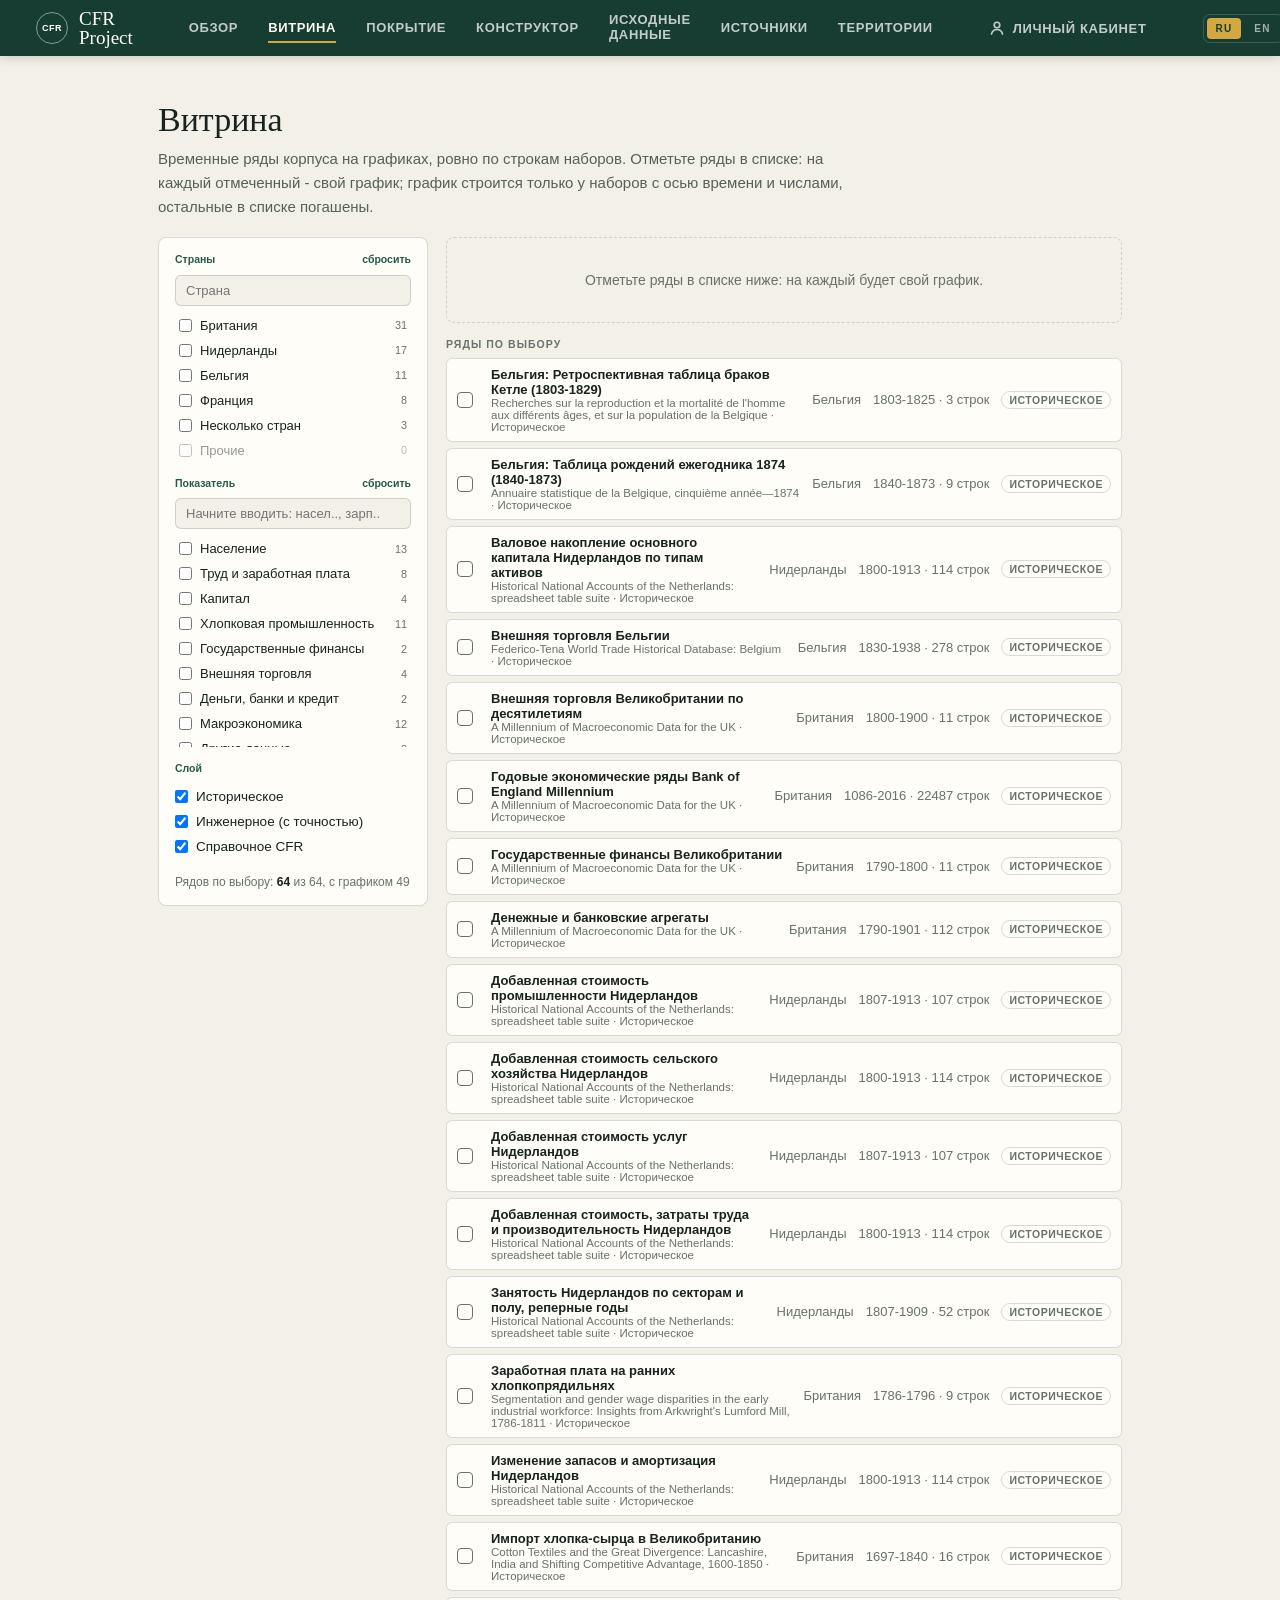
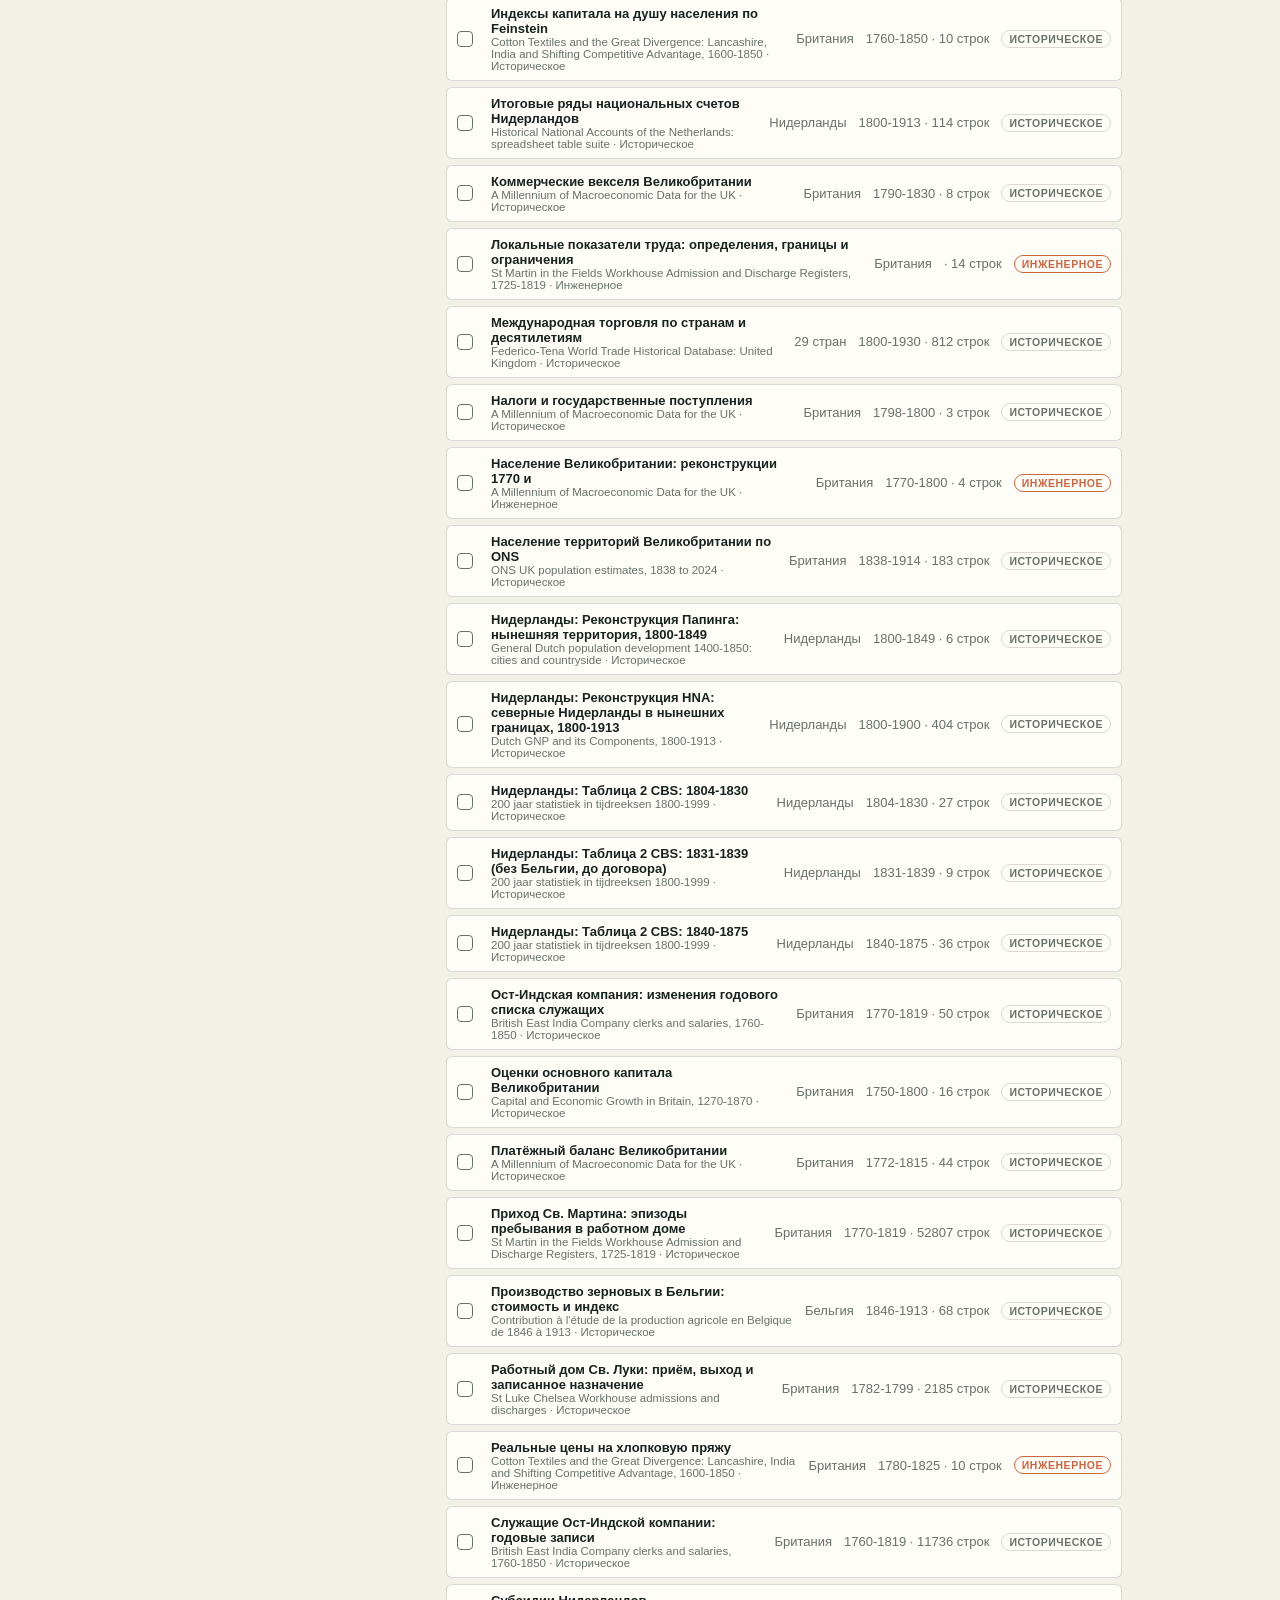
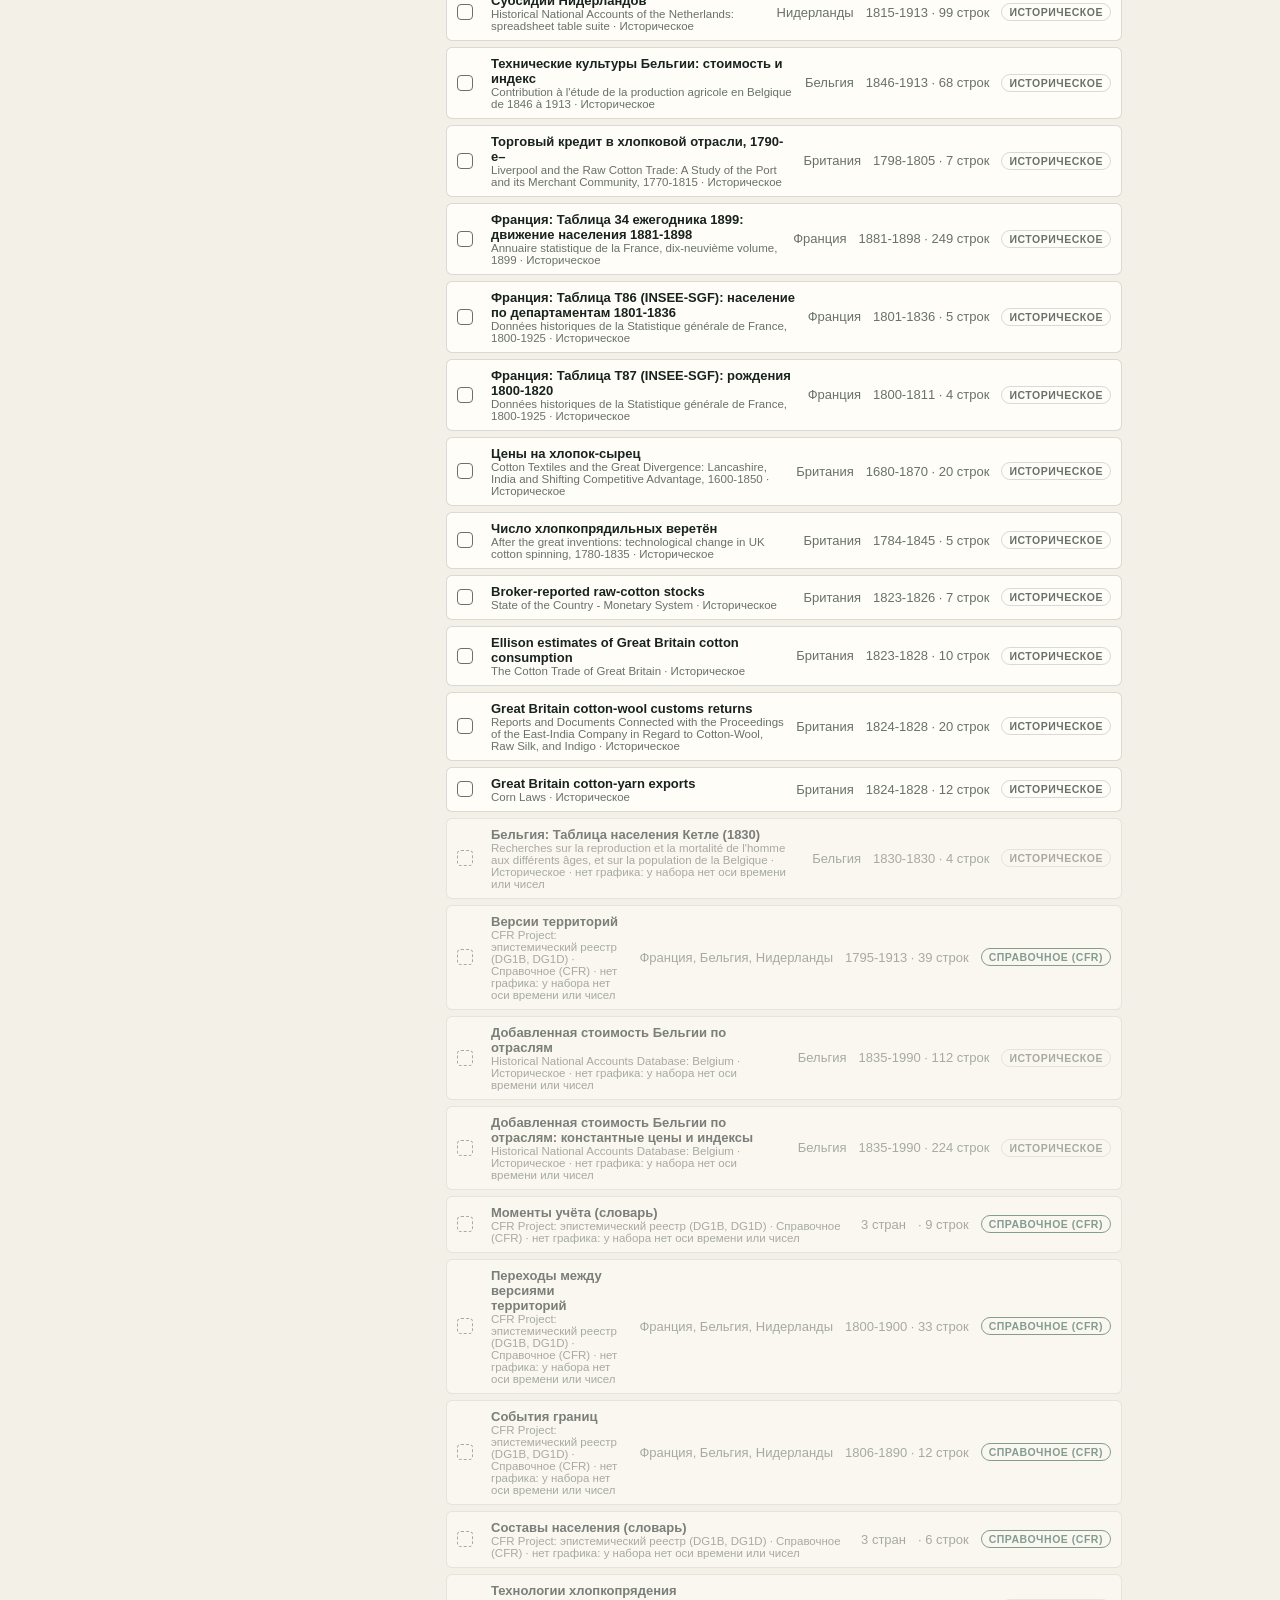
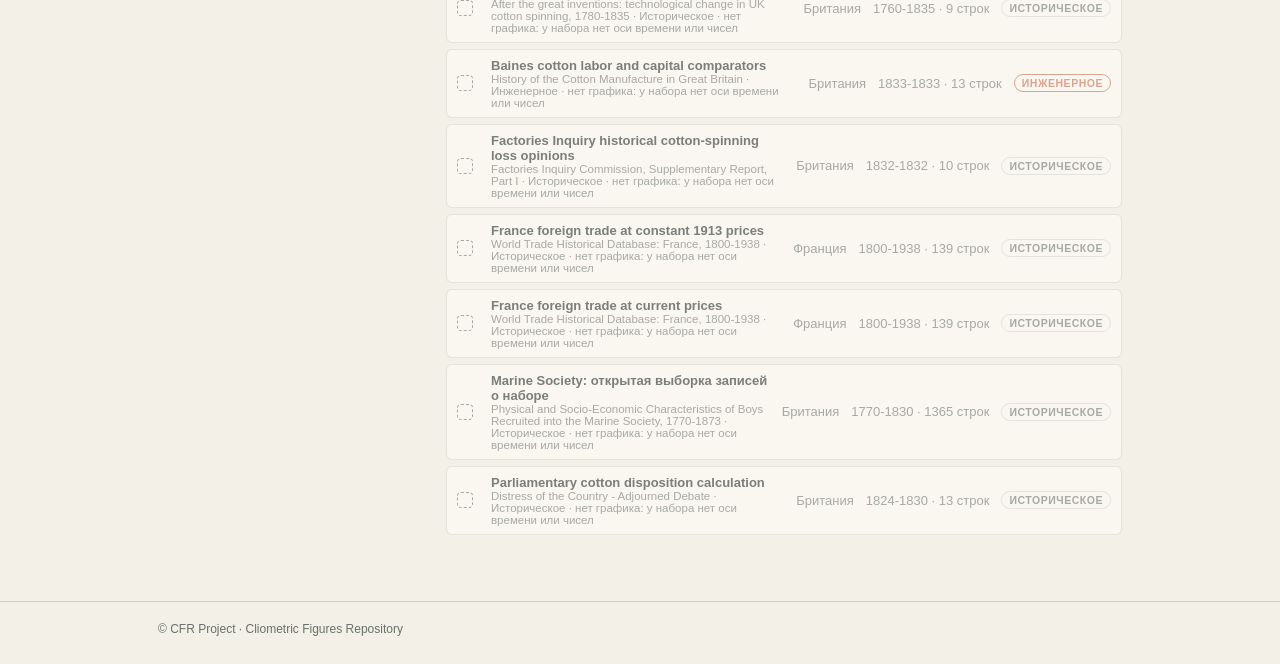
<file: showcase.html>
<!doctype html>
<html lang="ru">
<head>
<meta charset="utf-8">
<meta name="viewport" content="width=device-width, initial-scale=1">
<title>CFR Project - Витрина</title>
<link rel="stylesheet" href="assets/site.css">
<style>
  .head { padding: 44px 0 18px 0; }
  .head h1 { font: 500 34px/1.15 Georgia, serif; margin: 0 0 8px 0; }
  .head p { font-size: 15px; color: #566059; max-width: 46em; line-height: 1.6; margin: 0; }
  .lang span { cursor: pointer; }
  .panel { display: grid; grid-template-columns: 270px 1fr; gap: 18px; padding-bottom: 60px; align-items: start; }
  .side { background: var(--white); border: 1px solid var(--line); border-radius: 8px; padding: 16px; position: sticky; top: 70px; }
  .side h4 { font: 700 10.5px/1 Inter, sans-serif; letter-spacing: .1em; text-transform: uppercase; color: var(--muted); margin: 0 0 10px 0; display: flex; justify-content: space-between; }
  .side h4 span { font-weight: 600; letter-spacing: 0; text-transform: none; color: var(--forest-soft); cursor: pointer; }
  .side label { display: flex; gap: 8px; align-items: center; padding: 5px 0; font-size: 13.5px; }
  .side .grp { margin-bottom: 16px; }
  .search { width: 100%; padding: 7px 10px; border: 1px solid var(--line); border-radius: 6px; background: var(--paper); font-size: 13px; font-family: inherit; margin-bottom: 8px; }
  .list { max-height: 210px; overflow: auto; display: flex; flex-direction: column; gap: 2px; }
  .list label { padding: 4px 4px; border-radius: 4px; cursor: pointer; font-size: 13px; }
  .list label:hover { background: var(--paper); }
  .list label small { margin-left: auto; min-width: 3ch; text-align: right; color: var(--muted); font-variant-numeric: tabular-nums; }
  .list label.zero { opacity: .45; }
  .list label.hide { display: none; }
  .tokens { display: flex; flex-wrap: wrap; gap: 6px; margin: 8px 0 0 0; }
  .tokens:empty { display: none; }
  .token { display: inline-flex; align-items: center; gap: 7px; padding: 4px 9px; border-radius: 5px; background: var(--paper-deep); font-size: 12px; font-weight: 600; }
  .token b { font-weight: 400; color: var(--muted); cursor: pointer; }
  .count { font-size: 12px; color: var(--muted); margin-top: 6px; }
  .count b { color: var(--ink); font-weight: 600; }
  .charts { display: flex; flex-direction: column; gap: 14px; }
  .chart { background: var(--white); border: 1px solid var(--line); border-radius: 8px; padding: 18px 20px; position: relative; }
  .chart h3 { font: 500 18px/1.2 Georgia, serif; margin: 0 26px 4px 0; }
  .chart .sub { font-size: 12.5px; color: var(--muted); margin-bottom: 12px; }
  .chart .x { position: absolute; right: 12px; top: 12px; border: 0; background: none; font-size: 18px; color: var(--muted); cursor: pointer; }
  .chart .x:hover { color: var(--ink); }
  .legend { display: flex; gap: 14px; font-size: 12.5px; margin-top: 10px; flex-wrap: wrap; }
  .legend i { display: inline-block; width: 18px; height: 3px; border-radius: 2px; vertical-align: middle; margin-right: 6px; }
  .empty { padding: 34px 20px; text-align: center; color: var(--muted); font-size: 14px; border: 1px dashed var(--line); border-radius: 8px; }
  .series { margin-top: 16px; }
  .series h4 { font: 700 10.5px/1 Inter, sans-serif; letter-spacing: .1em; text-transform: uppercase; color: var(--muted); margin: 0 0 8px 0; }
  .ser { display: grid; grid-template-columns: 22px 1fr auto auto auto; gap: 12px; align-items: center; padding: 8px 10px; border: 1px solid var(--line); border-radius: 6px; background: var(--white); margin-bottom: 6px; font-size: 13px; cursor: pointer; }
  .ser:hover { background: var(--paper); } .ser.on { border-color: var(--forest); background: #eaf0ec; }
  .ser.dead { cursor: default; opacity: .55; } .ser.dead:hover { background: var(--white); }
  .ser .box { width: 16px; height: 16px; border: 1.5px solid var(--muted); border-radius: 4px; display: inline-block; position: relative; }
  .ser.on .box { background: var(--forest); border-color: var(--forest); } .ser.on .box::after { content: ""; position: absolute; left: 4px; top: 1px; width: 5px; height: 9px; border: solid var(--white); border-width: 0 2px 2px 0; transform: rotate(45deg); }
  .ser.dead .box { border-style: dashed; }
  .ser .t { font-weight: 600; } .ser .t small { display: block; font-weight: 400; color: var(--muted); font-size: 11.5px; }
  .ser .m { color: var(--muted); font-variant-numeric: tabular-nums; white-space: nowrap; }
  .ser .lay { font-size: 10.5px; font-weight: 700; letter-spacing: .05em; text-transform: uppercase; padding: 2px 7px; border-radius: 999px; border: 1px solid var(--line); color: var(--muted); }
  .ser .lay.engineering { color: var(--clay); border-color: var(--clay); } .ser .lay.reference { color: var(--forest-soft); border-color: var(--forest-soft); }
  .chart svg text { font-family: Inter, sans-serif; }
  .chart svg .dot:hover { r: 5; }
  @media (max-width: 800px) { .panel { grid-template-columns: 1fr; } .side { position: static; } }
</style>
<meta name="robots" content="noindex, nofollow">
</head>
<body>

<header class="topbar">
  <a class="brand" href="./"><span class="mark">CFR</span><span class="word">CFR Project</span></a>
  <nav class="topnav">
    <a href="./">Обзор</a>
    <a class="on" href="showcase.html">Витрина</a>
    <a href="coverage.html">Покрытие</a>
    <a href="constructor.html">Конструктор</a>
    <a href="datasets.html">Исходные данные</a>
    <a href="sources.html">Источники</a>
    <a href="territory.html">Территории</a>
  </nav>
  <a class="account" href="mailto:cfr@cfrproject.com?subject=CFR%20Project" title="Личный кабинет появится позже; пока пишите нам"><svg width="16" height="16" viewBox="0 0 16 16" fill="none" stroke="currentColor" stroke-width="1.6" stroke-linecap="round"><circle cx="8" cy="5" r="2.8"/><path d="M2.5 14c.8-3 3-4.5 5.5-4.5s4.7 1.5 5.5 4.5"/></svg><span>Личный кабинет</span></a>
  <span class="lang" id="lang"><span class="on" data-lang="ru">RU</span><span data-lang="en">EN</span></span>
</header>

<div class="wrap">
  <div class="head">
    <h1 id="h1">Витрина</h1>
    <p id="intro"></p>
  </div>

  <div class="panel">
    <aside class="side">
      <div class="grp"><h4><span class="lbl-c">Страны</span><span id="rc">сбросить</span></h4>
        <input class="search" id="qc" placeholder="Страна">
        <div class="list" id="lc"></div>
        <div class="tokens" id="tc"></div>
      </div>
      <div class="grp"><h4><span class="lbl-i">Показатель</span><span id="ri">сбросить</span></h4>
        <input class="search" id="qi" placeholder="Начните вводить">
        <div class="list" id="li"></div>
        <div class="tokens" id="ti"></div>
      </div>
      <div class="grp"><h4><span class="lbl-l">Слой</span></h4>
        <label><input type="checkbox" data-layer="historical" checked> <span class="lbl-lh">Историческое</span></label>
        <label><input type="checkbox" data-layer="engineering" checked> <span class="lbl-le">Инженерное (с точностью)</span></label>
        <label><input type="checkbox" data-layer="reference" checked> <span class="lbl-lr">Справочное CFR</span></label>
      </div>
      <div class="count" id="cnt"></div>
    </aside>

    <div>
      <div class="charts" id="charts"></div>
      <div class="series"><h4 id="sh">Ряды по выбору</h4><div id="list"></div></div>
    </div>
  </div>
</div>

<footer class="site"><div class="wrap">© CFR Project · Cliometric Figures Repository</div></footer>

<script src="assets/datasets-data.js"></script>
<script src="assets/chart-index.js"></script>
<script>
  const D = window.DATASETS, L = window.DATASET_LABELS, C = window.CHARTS || {};
  const состояние = { lang: "ru", countries: new Set(), topics: new Set(), layers: new Set(["historical", "engineering", "reference"]), picks: [] };
  const кэш = {};
  const T = {
    ru: { h1: "Витрина", intro: "Временные ряды корпуса на графиках, ровно по строкам наборов. Отметьте ряды в списке: на каждый отмеченный - свой график; график строится только у наборов с осью времени и числами, остальные в списке погашены.",
      c: "Страны", i: "Показатель", l: "Слой", reset: "сбросить", lh: "Историческое", le: "Инженерное (с точностью)", lr: "Справочное CFR", sh: "Ряды по выбору", qc: "Страна", qi: "Начните вводить: насел.., зарп..",
      count: (n, m, k) => `Рядов по выбору: <b>${n}</b> из ${m}, с графиком ${k}`, empty: "По этому выбору рядов нет. Снимите часть фильтров.", noChart: "нет графика: у набора нет оси времени или чисел", rows: (n) => `${n} строк`, open: "Открыть набор →", sub: (з) => `${з.sources[0] ?? "паспорт"} · ${L.слой.ru[з.layer] ?? з.layer}`,
      choose: "Отметьте ряды в списке ниже: на каждый будет свой график.", loading: "загрузка строк…", all: "всё", nav: ["Обзор", "Витрина", "Покрытие", "Конструктор", "Исходные данные", "Источники", "Территории"], acc: "Личный кабинет", countries: (n) => `${n} стран`, close: "убрать график", points: (n) => `${n} точек` },
    en: { h1: "Showcase", intro: "Time series of the corpus, exactly as in the dataset rows. Tick series in the list: each ticked one gets its own chart; charts exist only for datasets with a time axis and numbers, the rest are dimmed.",
      c: "Countries", i: "Indicator", l: "Layer", reset: "reset", lh: "Historical", le: "Engineering (with accuracy)", lr: "CFR reference", sh: "Series for this selection", qc: "Country", qi: "Start typing: popul.., wage..",
      count: (n, m, k) => `Series for this selection: <b>${n}</b> of ${m}, chartable ${k}`, empty: "No series for this selection. Remove some filters.", noChart: "no chart: the dataset has no time axis or numbers", rows: (n) => `${n} rows`, open: "Open dataset →", sub: (з) => `${з.sources[0] ?? "passport"} · ${L.слой.en[з.layer] ?? з.layer}`,
      choose: "Tick series in the list below: each gets its own chart.", loading: "loading rows…", all: "all", nav: ["Overview", "Showcase", "Coverage", "Builder", "Source data", "Sources", "Territories"], acc: "Account", countries: (n) => `${n} countries`, close: "remove chart", points: (n) => `${n} points` },
  };
  const t = () => T[состояние.lang];
  const экр = (s) => String(s ?? "").replace(/[&<>"']/g, (c) => ({ "&": "&amp;", "<": "&lt;", ">": "&gt;", '"': "&quot;", "'": "&#39;" }[c]));
  const заголовок = (з) => (состояние.lang === "en" ? (з.titleEn || з.titleRu) : (з.titleRu || з.titleEn)) || з.id;
  const страна = (з) => з.countries.includes("ww") ? t().countries(з.countryCount ?? 0) : з.countries.map((c) => L.страны[состояние.lang][c] ?? c).join(", ");
  const подходит = (з, без) => (без === "countries" || !состояние.countries.size || з.countries.some((c) => состояние.countries.has(c)))
    && (без === "topics" || !состояние.topics.size || состояние.topics.has(з.topic)) && (без === "layers" || состояние.layers.has(з.layer));
  const ЦВЕТА = ["#173d32", "#c76743", "#d3a841", "#275949", "#9a8bb8", "#5b8a6e", "#8a5a44", "#68716b"];
  const число = (v) => typeof v === "number" ? v : (typeof v === "string" && /^-?\d+(\.\d+)?$/.test(v.trim()) ? Number(v) : null);
  const год = (v) => { const m = String(v ?? "").match(/(\d{4})/); return m ? Number(m[1]) : null; };

  function список(id, ключи, подписи, набор, q, счёт) {
    const el = document.getElementById(id);
    el.innerHTML = ключи.map((k) => { const n = счёт(k); const скрыт = q && !подписи[k].toLowerCase().includes(q.toLowerCase()); return `<label class="${n ? "" : "zero"} ${скрыт ? "hide" : ""}"><input type="checkbox" data-k="${k}" ${набор.has(k) ? "checked" : ""}> ${экр(подписи[k])}<small>${n}</small></label>`; }).join("");
    el.querySelectorAll("input").forEach((i) => i.addEventListener("change", () => { if (i.checked) набор.add(i.dataset.k); else набор.delete(i.dataset.k); пишиХэш(); рисуй(); }));
  }
  function жетоны(id, набор, подписи) {
    const el = document.getElementById(id);
    el.innerHTML = [...набор].map((k) => `<span class="token">${экр(подписи[k] ?? k)}<b data-k="${k}">×</b></span>`).join("");
    el.querySelectorAll("b").forEach((b) => b.addEventListener("click", () => { набор.delete(b.dataset.k); пишиХэш(); рисуй(); }));
  }

  async function строки(з) {
    if (кэш[з.id]) return кэш[з.id];
    const r = await fetch("data/" + C[з.id].file);
    const j = await r.json();
    кэш[з.id] = j.rows ?? [];
    return кэш[з.id];
  }
  function svgГрафик(линии) {
    // линии: [{name, points: [{x, y}]}]
    const W = 640, H = 300, x0 = 52, x1 = 624, y0 = 262, y1 = 22;
    const все = линии.flatMap((l) => l.points);
    const xmin = Math.min(...все.map((p) => p.x)), xmax = Math.max(...все.map((p) => p.x));
    const ymin = Math.min(0, ...все.map((p) => p.y)), ymax = Math.max(...все.map((p) => p.y));
    const X = (x) => xmax === xmin ? (x0 + x1) / 2 : x0 + (x - xmin) / (xmax - xmin) * (x1 - x0);
    const Y = (y) => ymax === ymin ? (y0 + y1) / 2 : y0 - (y - ymin) / (ymax - ymin) * (y0 - y1);
    const фмт = (v) => Math.abs(v) >= 1e6 ? (v / 1e6).toFixed(1) + "M" : Math.abs(v) >= 1e4 ? (v / 1e3).toFixed(0) + "k" : String(Math.round(v * 100) / 100);
    const деления = [0, .25, .5, .75, 1].map((f) => ymin + (ymax - ymin) * f);
    const сетка = деления.map((v) => `<line x1="${x0}" y1="${Y(v).toFixed(1)}" x2="${x1}" y2="${Y(v).toFixed(1)}" stroke="#e7e1d5"/><text x="${x0 - 6}" y="${(Y(v) + 4).toFixed(1)}" font-size="10" fill="#68716b" text-anchor="end">${фмт(v)}</text>`).join("");
    const годы = xmax - xmin >= 4 ? [0, .25, .5, .75, 1].map((f) => Math.round(xmin + (xmax - xmin) * f)) : [...new Set(все.map((p) => p.x))];
    const осьX = годы.map((v) => `<text x="${X(v).toFixed(1)}" y="${y0 + 16}" font-size="10" fill="#68716b" text-anchor="middle">${v}</text>`).join("");
    const кривые = линии.map((l, i) => { const c = ЦВЕТА[i % ЦВЕТА.length]; const pts = l.points.map((p) => `${X(p.x).toFixed(1)},${Y(p.y).toFixed(1)}`).join(" "); const точки = l.points.length <= 400 ? l.points.map((p) => `<circle class="dot" cx="${X(p.x).toFixed(1)}" cy="${Y(p.y).toFixed(1)}" r="${l.points.length > 120 ? 1.5 : 3}" fill="${c}"><title>${экр(l.name)}: ${p.x} = ${p.y}</title></circle>`).join("") : ""; return `<polyline fill="none" stroke="${c}" stroke-width="2" points="${pts}"/>${точки}`; }).join("");
    return `<svg viewBox="0 0 ${W} ${H}" width="100%" role="img"><line x1="${x0}" y1="${y0}" x2="${x1}" y2="${y0}" stroke="#8a918c"/>${сетка}${осьX}${кривые}</svg>`;
  }
  async function график(з, el) {
    const spec = C[з.id];
    el.innerHTML = `<button class="x" title="${t().close}" data-x="${экр(з.id)}">×</button><h3>${экр(заголовок(з))}</h3><div class="sub">${t().loading}</div>`;
    el.querySelector(".x").addEventListener("click", () => { состояние.picks = состояние.picks.filter((id) => id !== з.id); пишиХэш(); рисуй(); });
    let rows; try { rows = await строки(з); } catch (e) { el.querySelector(".sub").textContent = "не удалось загрузить строки"; return; }
    let линии;
    const подпись = (l, зап) => (l.label && (l.label[состояние.lang] ?? l.label.ru ?? l.label.en)) || зап;
    if (spec.by) линии = spec.lines.map((l) => ({ name: подпись(l, l.group), points: rows.filter((r) => String(r[spec.by]) === l.group).map((r) => ({ x: год(r[spec.x]), y: число(r[l.key]) })).filter((p) => p.x !== null && p.y !== null) }));
    else линии = spec.lines.map((l) => ({ name: подпись(l, l.key), points: rows.map((r) => ({ x: год(r[spec.x]), y: число(r[l.key]) })).filter((p) => p.x !== null && p.y !== null) }));
    линии = линии.filter((l) => l.points.length >= 2).map((l) => ({ ...l, points: l.points.sort((a, b) => a.x - b.x) }));
    if (!линии.length) { el.querySelector(".sub").textContent = t().noChart; return; }
    const n = линии.reduce((a, l) => a + l.points.length, 0);
    el.innerHTML = `<button class="x" title="${t().close}" data-x="${экр(з.id)}">×</button><h3>${экр(заголовок(з))}</h3><div class="sub">${экр(з.sources[0] ?? "")} · ${экр(L.слой[состояние.lang][з.layer] ?? з.layer)} · ${t().points(n)} · <a href="dataset.html#${encodeURIComponent(з.id)}${состояние.lang === "en" ? "&lang=en" : ""}">${t().open}</a></div>
      ${svgГрафик(линии)}<div class="legend">${линии.map((l, i) => `<span><i style="background:${ЦВЕТА[i % ЦВЕТА.length]}"></i>${экр(l.name)}</span>`).join("")}</div>`;
    el.querySelector(".x").addEventListener("click", () => { состояние.picks = состояние.picks.filter((id) => id !== з.id); пишиХэш(); рисуй(); });
  }

  function рисуй() {
    document.documentElement.lang = состояние.lang;
    document.title = состояние.lang === "en" ? "CFR Project - Showcase" : "CFR Project - Витрина";
    for (const s of document.querySelectorAll("#lang span")) s.classList.toggle("on", s.dataset.lang === состояние.lang);
    document.querySelectorAll(".topnav a").forEach((a, i) => { a.textContent = t().nav[i]; });
    document.querySelector(".account span").textContent = t().acc;
    document.getElementById("h1").textContent = t().h1; document.getElementById("intro").textContent = t().intro;
    document.querySelector(".lbl-c").textContent = t().c; document.querySelector(".lbl-i").textContent = t().i; document.querySelector(".lbl-l").textContent = t().l;
    document.getElementById("rc").textContent = t().reset; document.getElementById("ri").textContent = t().reset; document.getElementById("sh").textContent = t().sh;
    document.querySelector(".lbl-lh").textContent = t().lh; document.querySelector(".lbl-le").textContent = t().le; document.querySelector(".lbl-lr").textContent = t().lr;
    document.getElementById("qc").placeholder = t().qc; document.getElementById("qi").placeholder = t().qi;
    const страны = L.страны[состояние.lang], темы = L.темы[состояние.lang];
    const порядокС = Object.keys(L.страны.ru).sort((a, b) => D.filter((з) => з.countries.includes(b)).length - D.filter((з) => з.countries.includes(a)).length);
    список("lc", порядокС, страны, состояние.countries, document.getElementById("qc").value, (k) => D.filter((з) => подходит(з, "countries") && з.countries.includes(k)).length);
    список("li", Object.keys(L.темы.ru), темы, состояние.topics, document.getElementById("qi").value, (k) => D.filter((з) => подходит(з, "topics") && з.topic === k).length);
    жетоны("tc", состояние.countries, страны); жетоны("ti", состояние.topics, темы);
    document.querySelectorAll("[data-layer]").forEach((i) => { i.checked = состояние.layers.has(i.dataset.layer); });
    const ряды = D.filter((з) => подходит(з)).sort((a, b) => (C[b.id] ? 1 : 0) - (C[a.id] ? 1 : 0) || заголовок(a).localeCompare(заголовок(b), состояние.lang));
    document.getElementById("cnt").innerHTML = t().count(ряды.length, D.length, ряды.filter((з) => C[з.id]).length);
    // Отмеченные ряды: только те, что есть в текущем списке и рисуемы.
    состояние.picks = состояние.picks.filter((id) => C[id] && ряды.some((з) => з.id === id));
    document.getElementById("list").innerHTML = ряды.length ? ряды.map((з) => { const ok = !!C[з.id]; const on = состояние.picks.includes(з.id); return `<div class="ser ${on ? "on" : ""} ${ok ? "" : "dead"}" data-id="${экр(з.id)}" ${ok ? "" : `title="${t().noChart}"`}><span class="box"></span><div class="t">${экр(заголовок(з))}<small>${экр(t().sub(з))}${ok ? "" : " · " + t().noChart}</small></div><div class="m">${экр(страна(з))}</div><div class="m">${з.start ? `${з.start}-${з.end}` : ""} · ${t().rows(з.rows ?? 0)}</div><span class="lay ${з.layer}">${экр(L.слой[состояние.lang][з.layer] ?? з.layer)}</span></div>`; }).join("") : `<div class="empty">${t().empty}</div>`;
    document.querySelectorAll(".ser:not(.dead)").forEach((el) => el.addEventListener("click", () => { const id = el.dataset.id; состояние.picks = состояние.picks.includes(id) ? состояние.picks.filter((x) => x !== id) : [...состояние.picks, id]; пишиХэш(); рисуй(); }));
    const charts = document.getElementById("charts");
    if (!состояние.picks.length) { charts.innerHTML = `<div class="empty">${t().choose}</div>`; return; }
    charts.innerHTML = состояние.picks.map((id) => `<div class="chart" data-chart="${экр(id)}"></div>`).join("");
    for (const id of состояние.picks) график(D.find((з) => з.id === id), charts.querySelector(`[data-chart="${CSS.escape(id)}"]`));
  }
  function пишиХэш() { const ч = []; if (состояние.countries.size) ч.push("countries=" + [...состояние.countries].join(",")); if (состояние.topics.size) ч.push("topic=" + [...состояние.topics].join(",")); if (состояние.layers.size !== 3) ч.push("layers=" + [...состояние.layers].join(",")); if (состояние.picks.length) ч.push("pick=" + состояние.picks.map(encodeURIComponent).join(",")); if (состояние.lang === "en") ч.push("lang=en"); history.replaceState(null, "", "#" + ч.join("&")); }
  function читайХэш() { const h = location.hash.slice(1); for (const п of h.split("&")) { const [k, v = ""] = п.split("="); if (k === "countries") состояние.countries = new Set(v.split(",").filter(Boolean)); else if (k === "topic") состояние.topics = new Set(v.split(",").filter(Boolean)); else if (k === "layers") состояние.layers = new Set(v.split(",").filter(Boolean)); else if (k === "pick") состояние.picks = v.split(",").filter(Boolean).map(decodeURIComponent); else if (k === "lang") состояние.lang = v === "en" ? "en" : "ru"; } }
  document.getElementById("lang").addEventListener("click", (e) => { const s = e.target.closest("[data-lang]"); if (!s) return; состояние.lang = s.dataset.lang; пишиХэш(); рисуй(); });
  document.getElementById("rc").addEventListener("click", () => { состояние.countries.clear(); пишиХэш(); рисуй(); });
  document.getElementById("ri").addEventListener("click", () => { состояние.topics.clear(); пишиХэш(); рисуй(); });
  document.getElementById("qc").addEventListener("input", рисуй); document.getElementById("qi").addEventListener("input", рисуй);
  document.querySelectorAll("[data-layer]").forEach((i) => i.addEventListener("change", () => { if (i.checked) состояние.layers.add(i.dataset.layer); else состояние.layers.delete(i.dataset.layer); пишиХэш(); рисуй(); }));
  window.addEventListener("hashchange", () => { читайХэш(); рисуй(); });
  читайХэш(); рисуй();
</script>
</body>
</html>
</file>
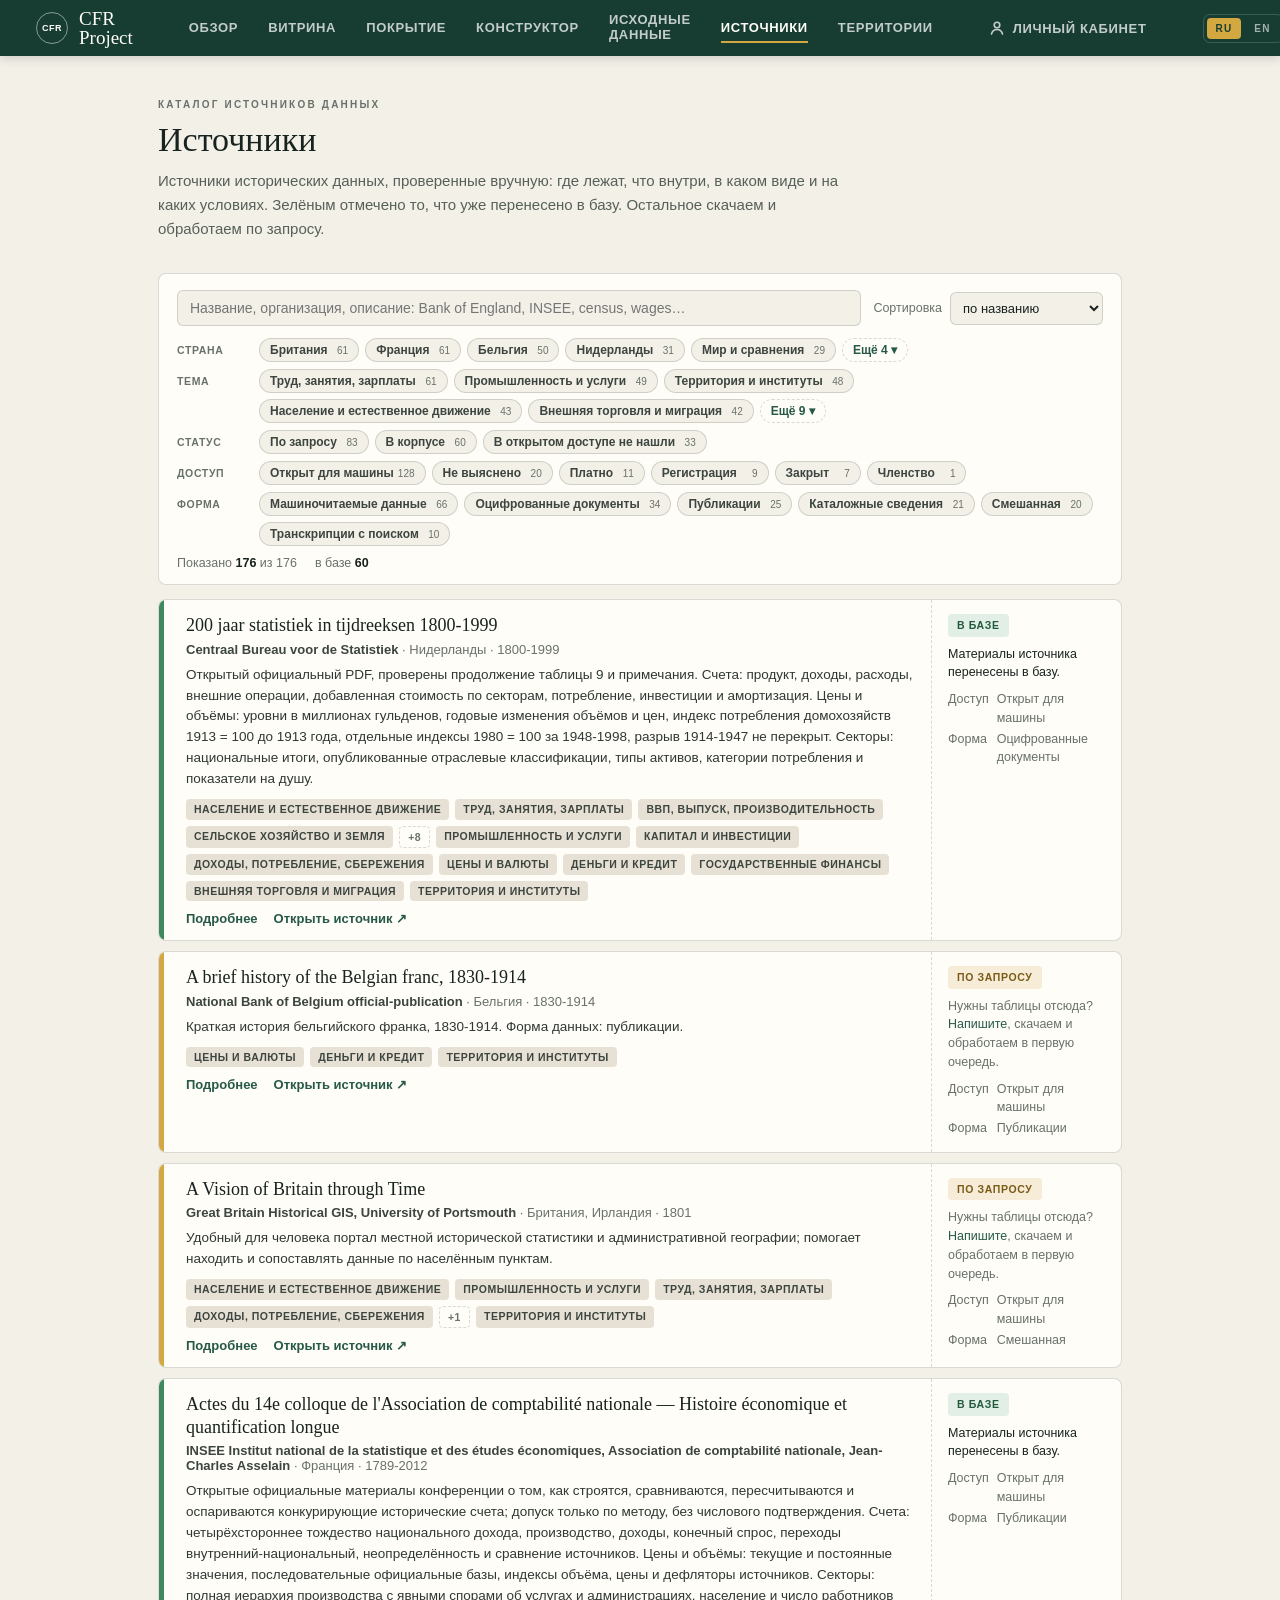
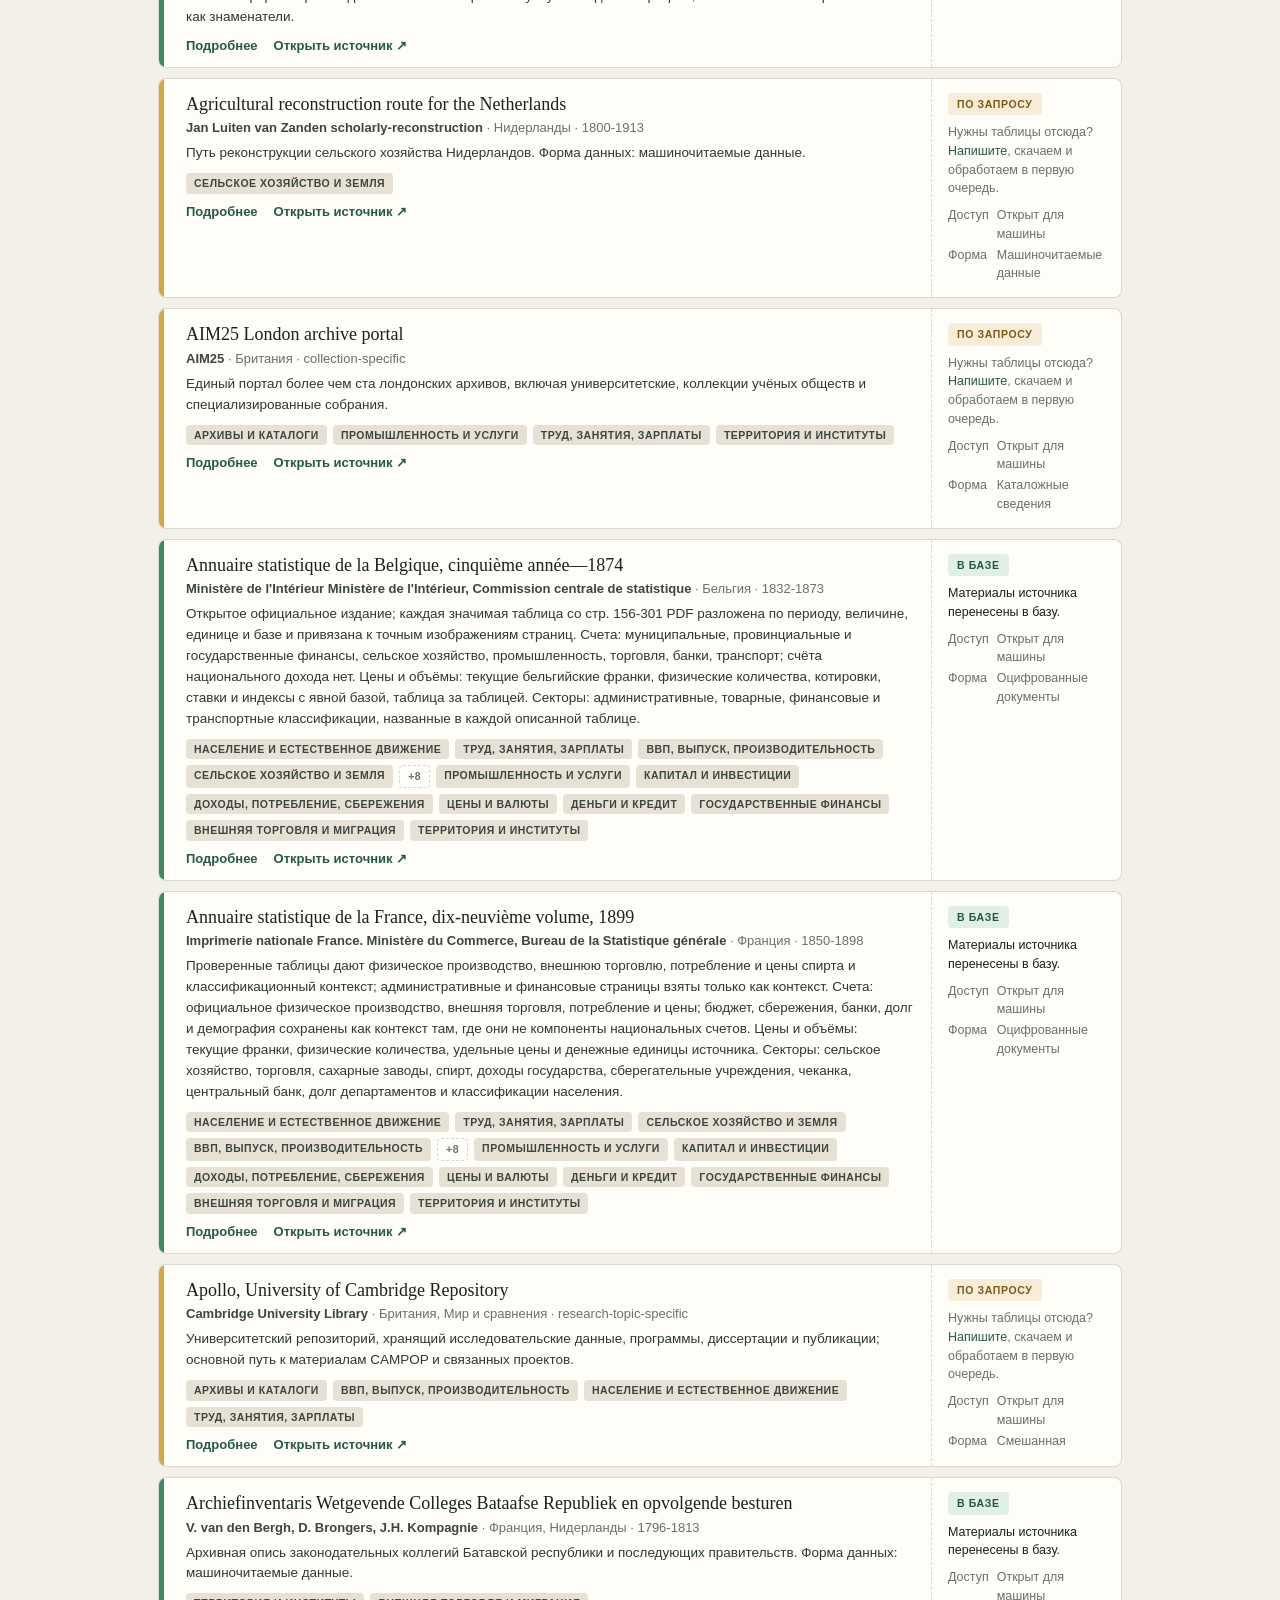
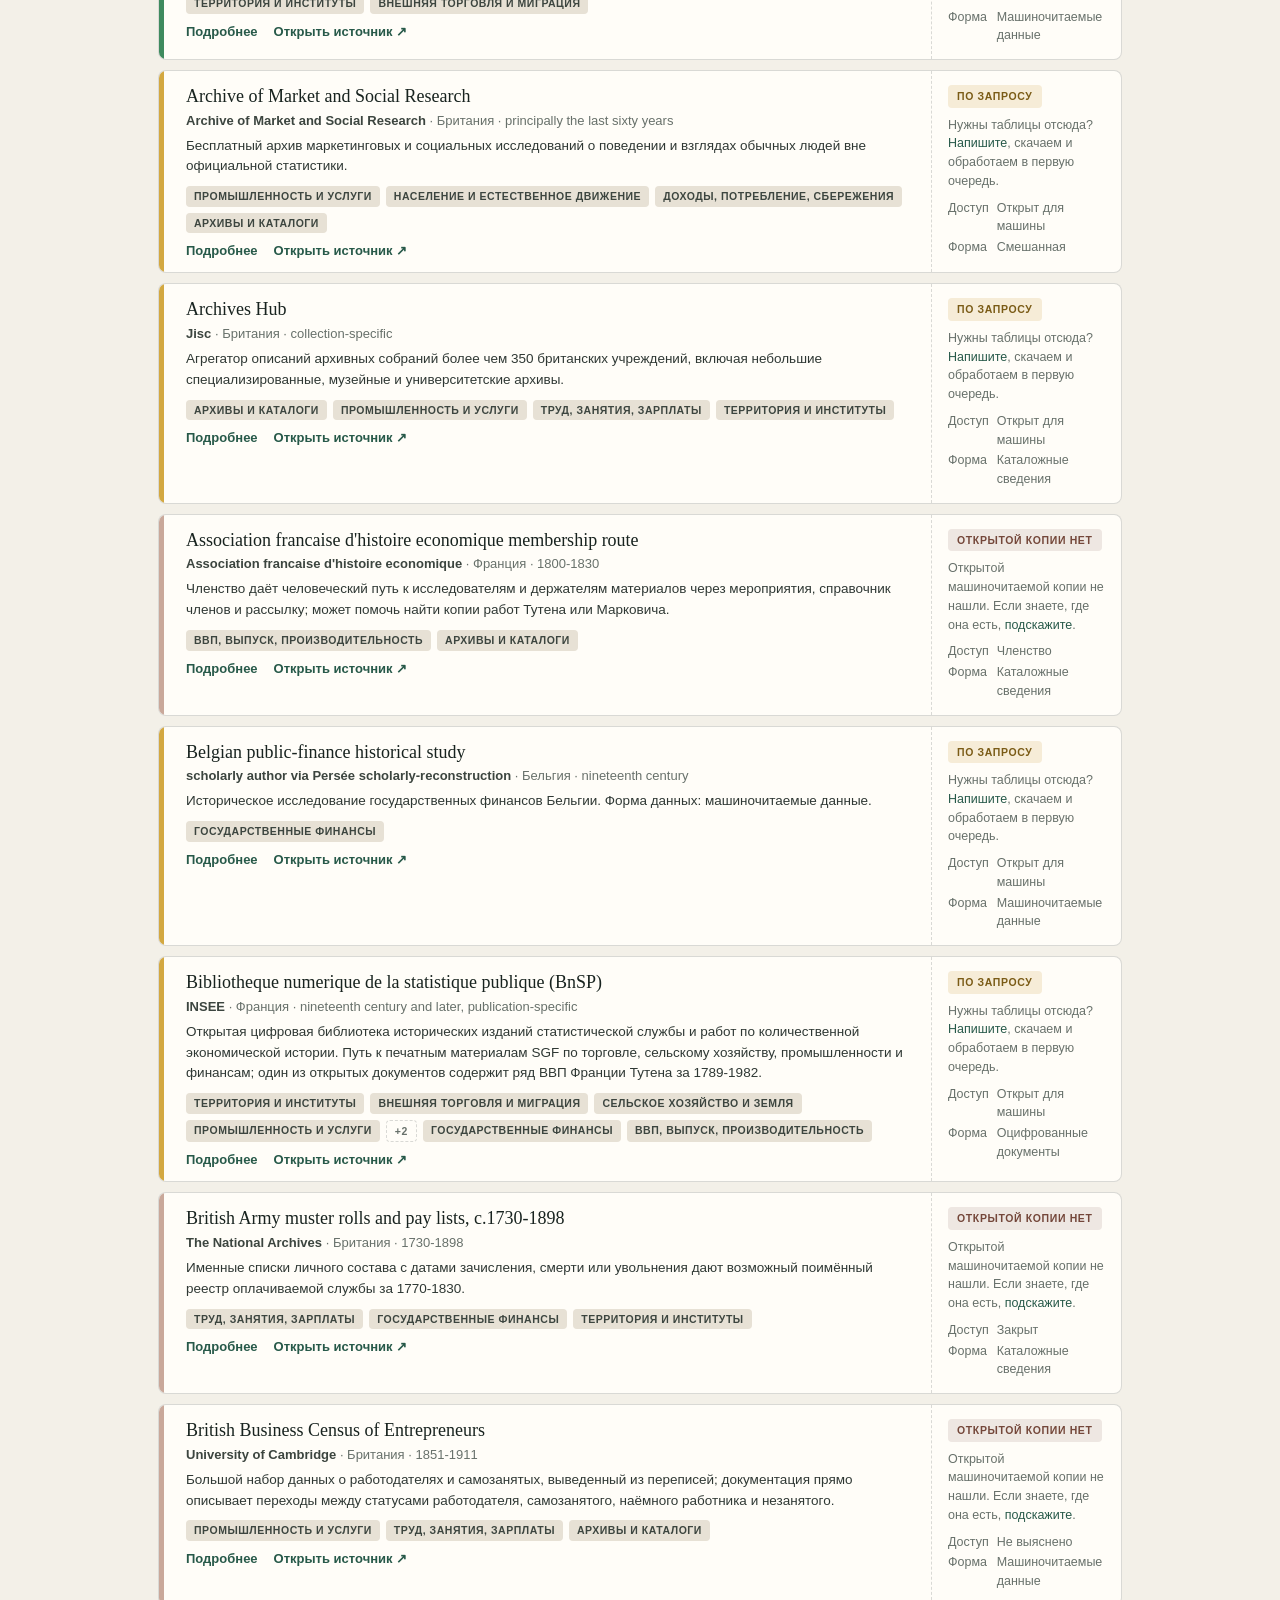
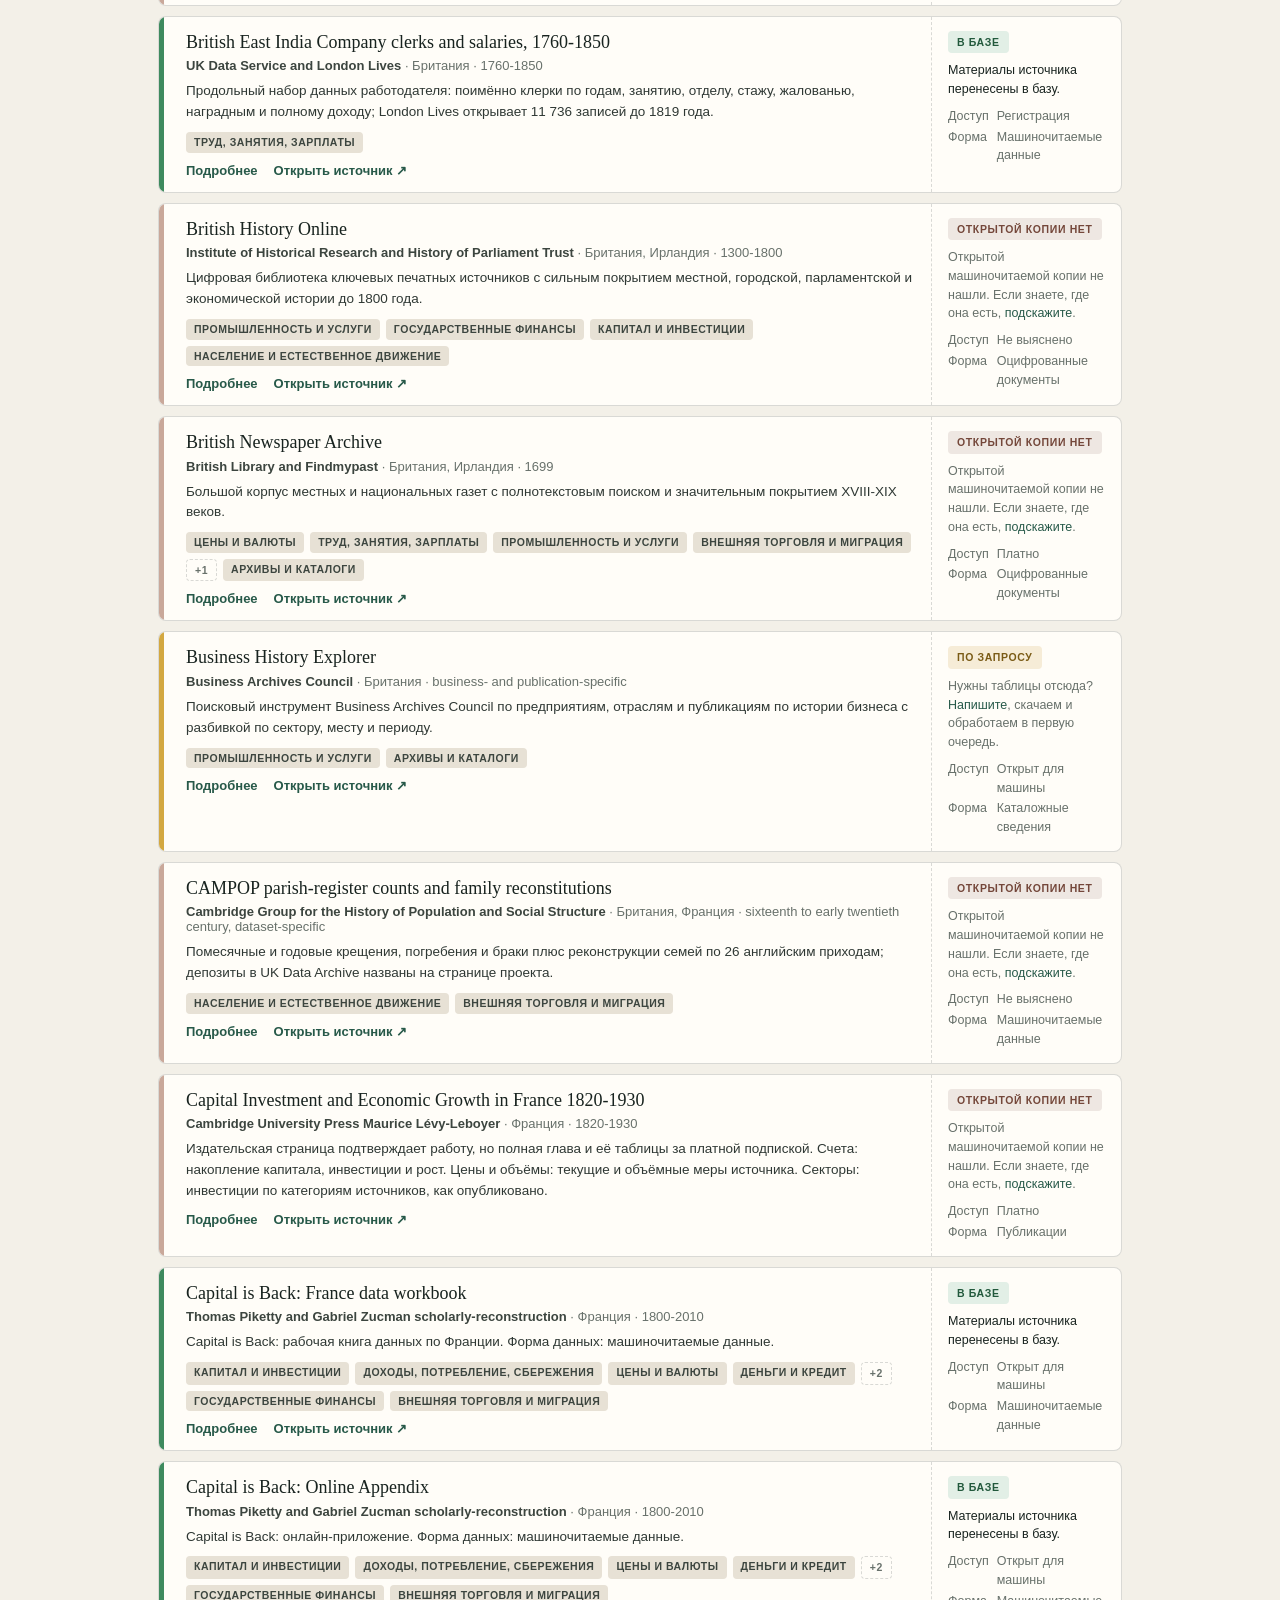
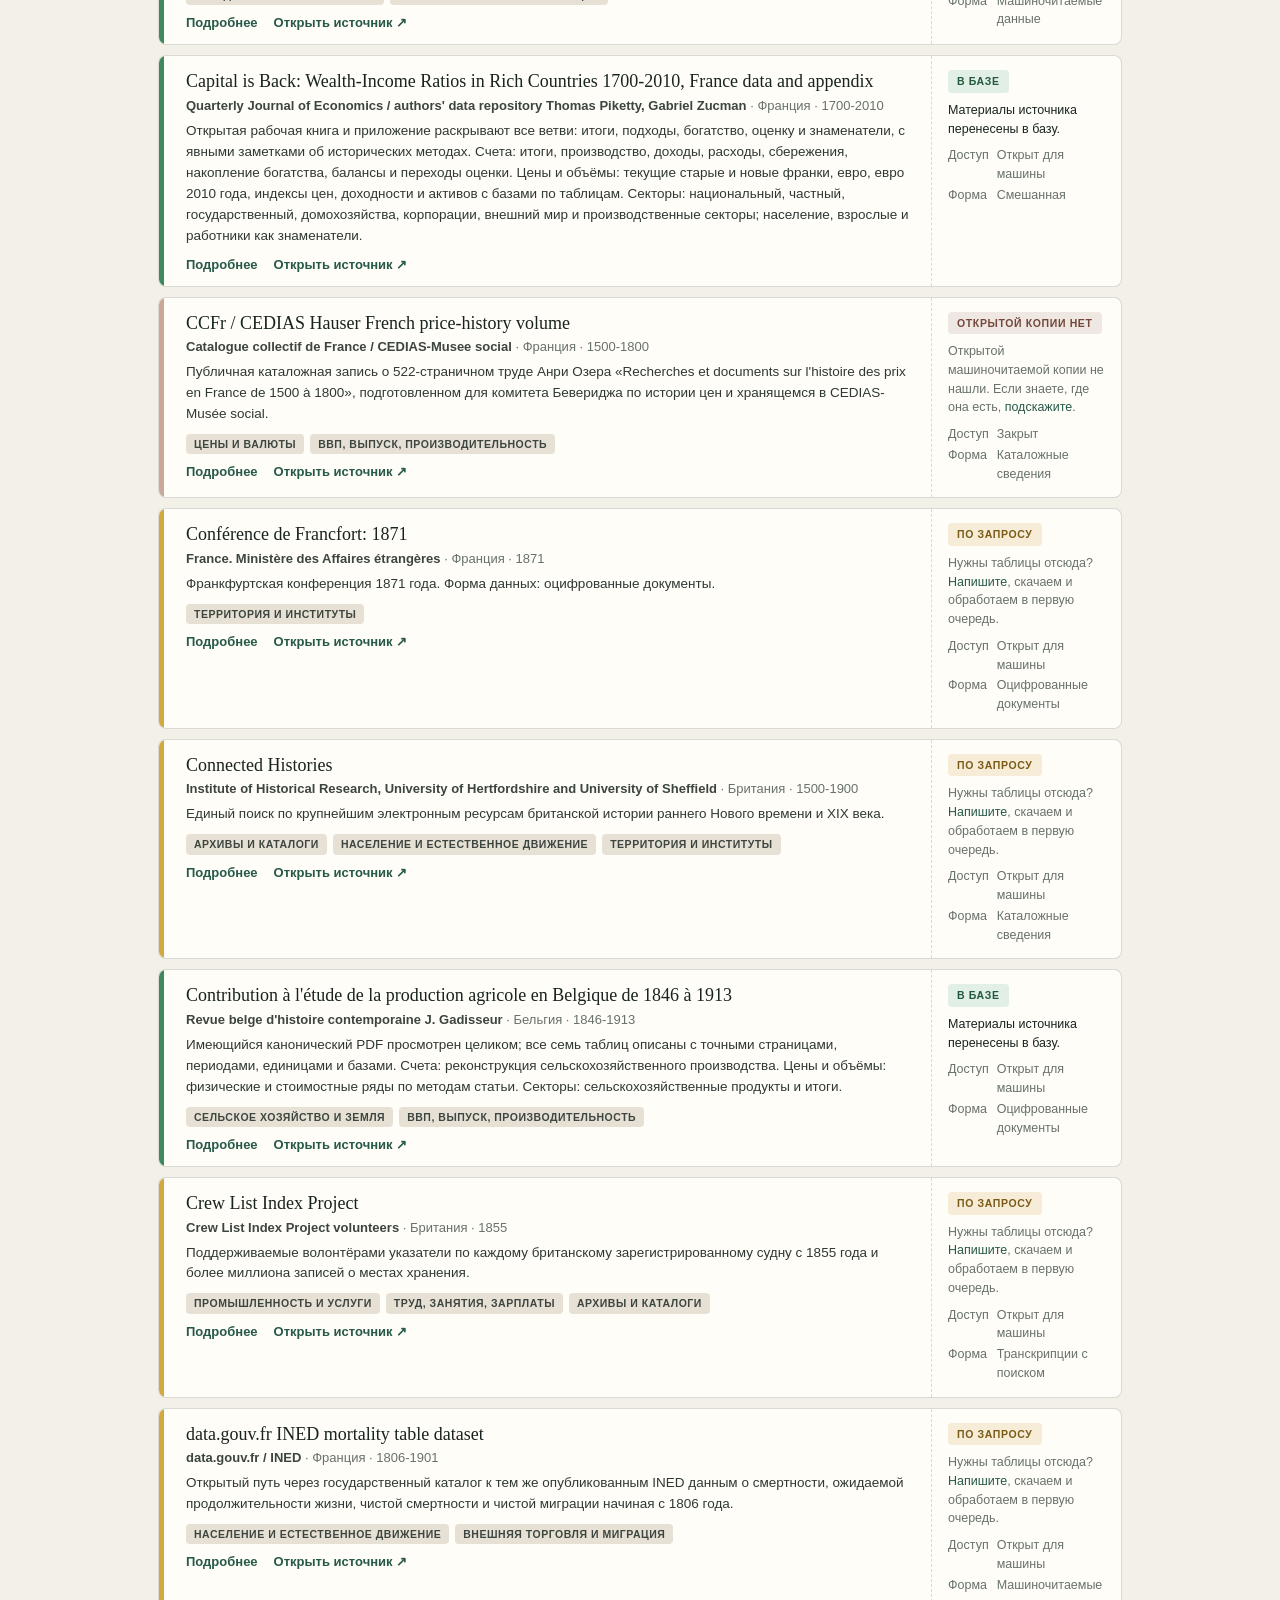
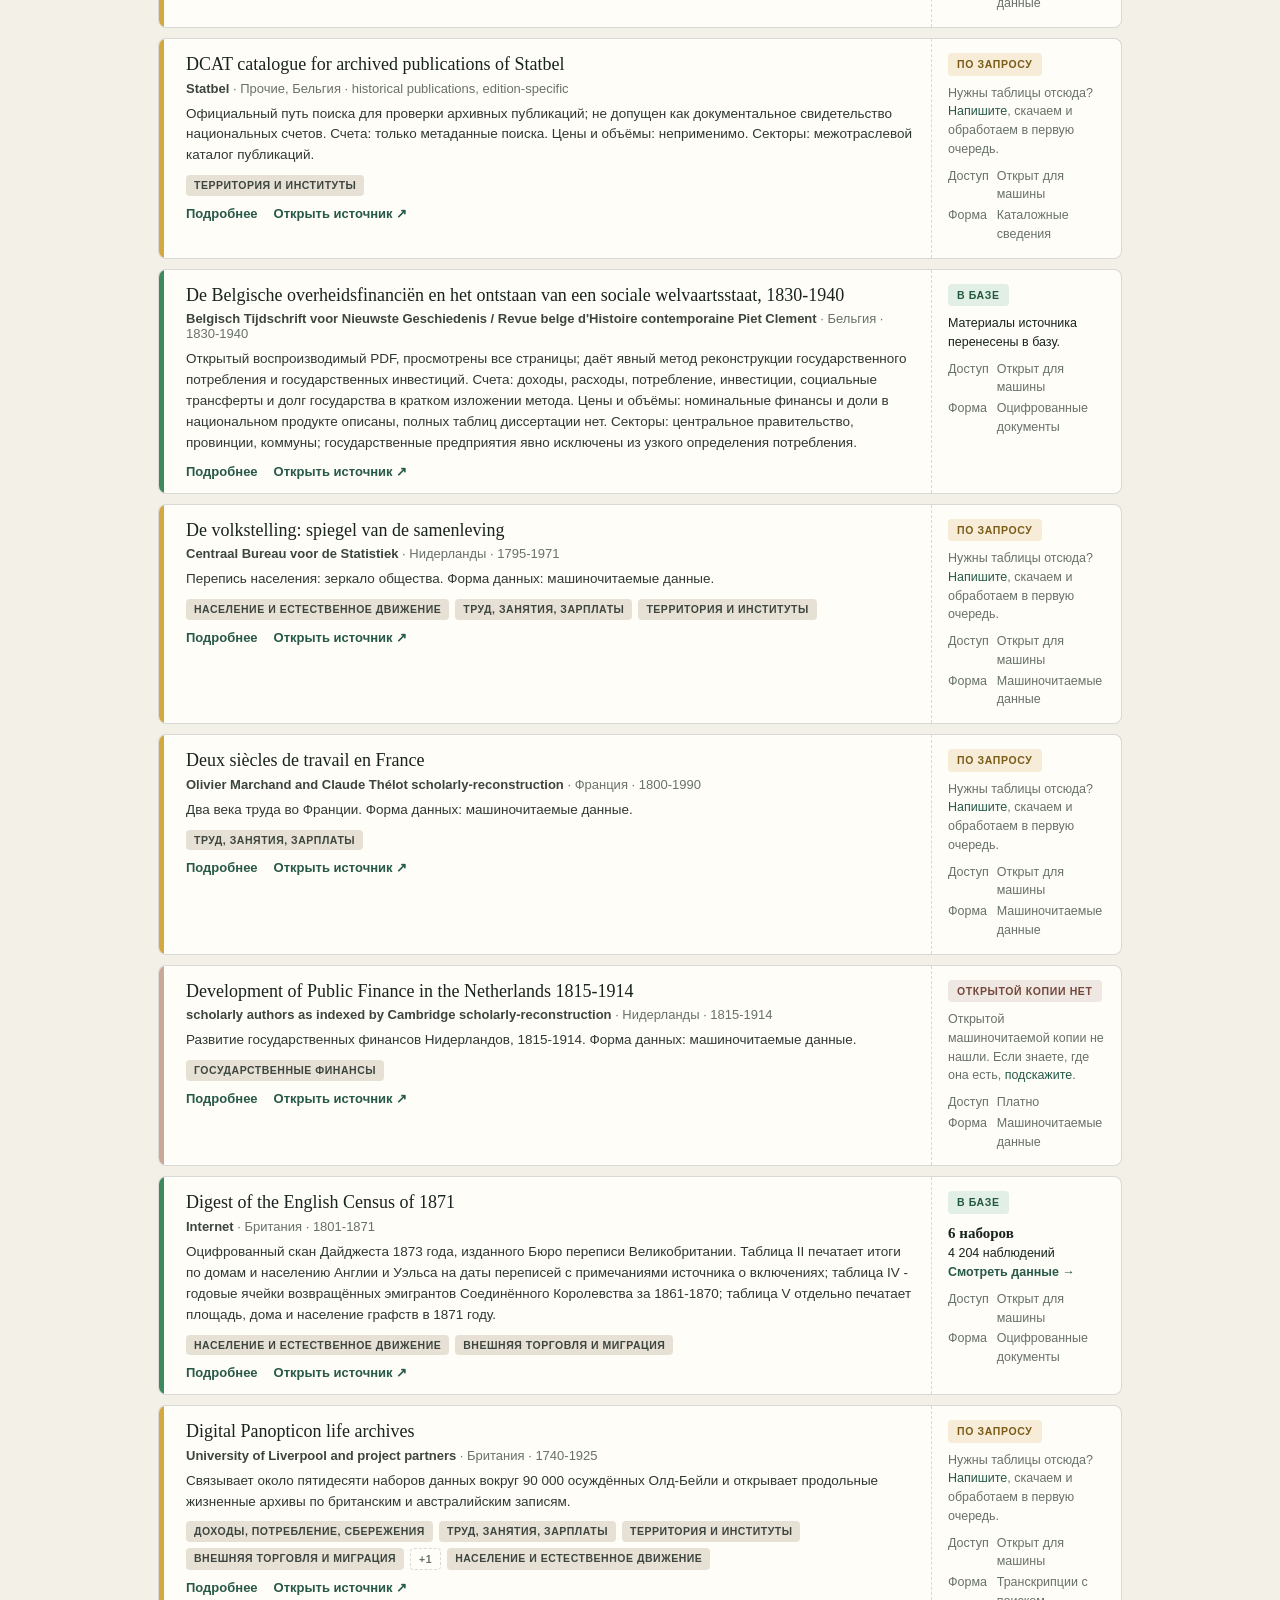
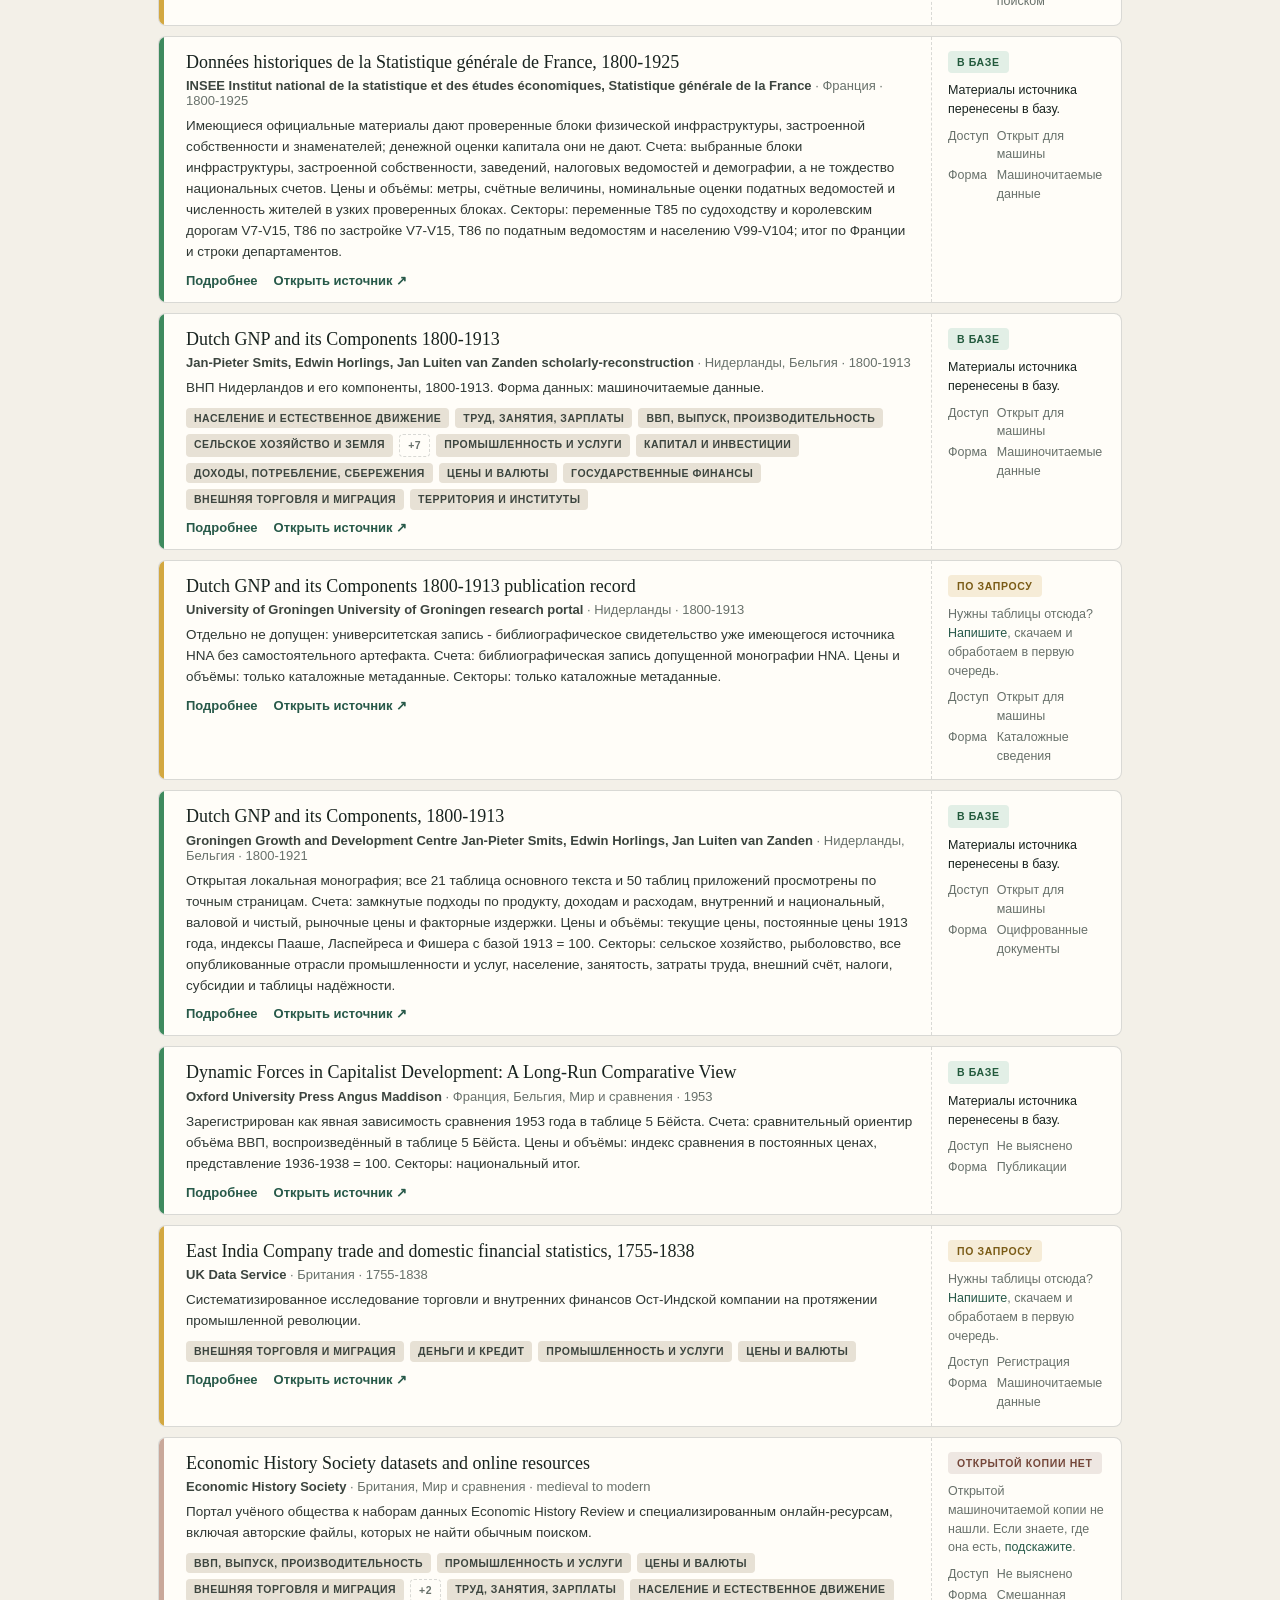
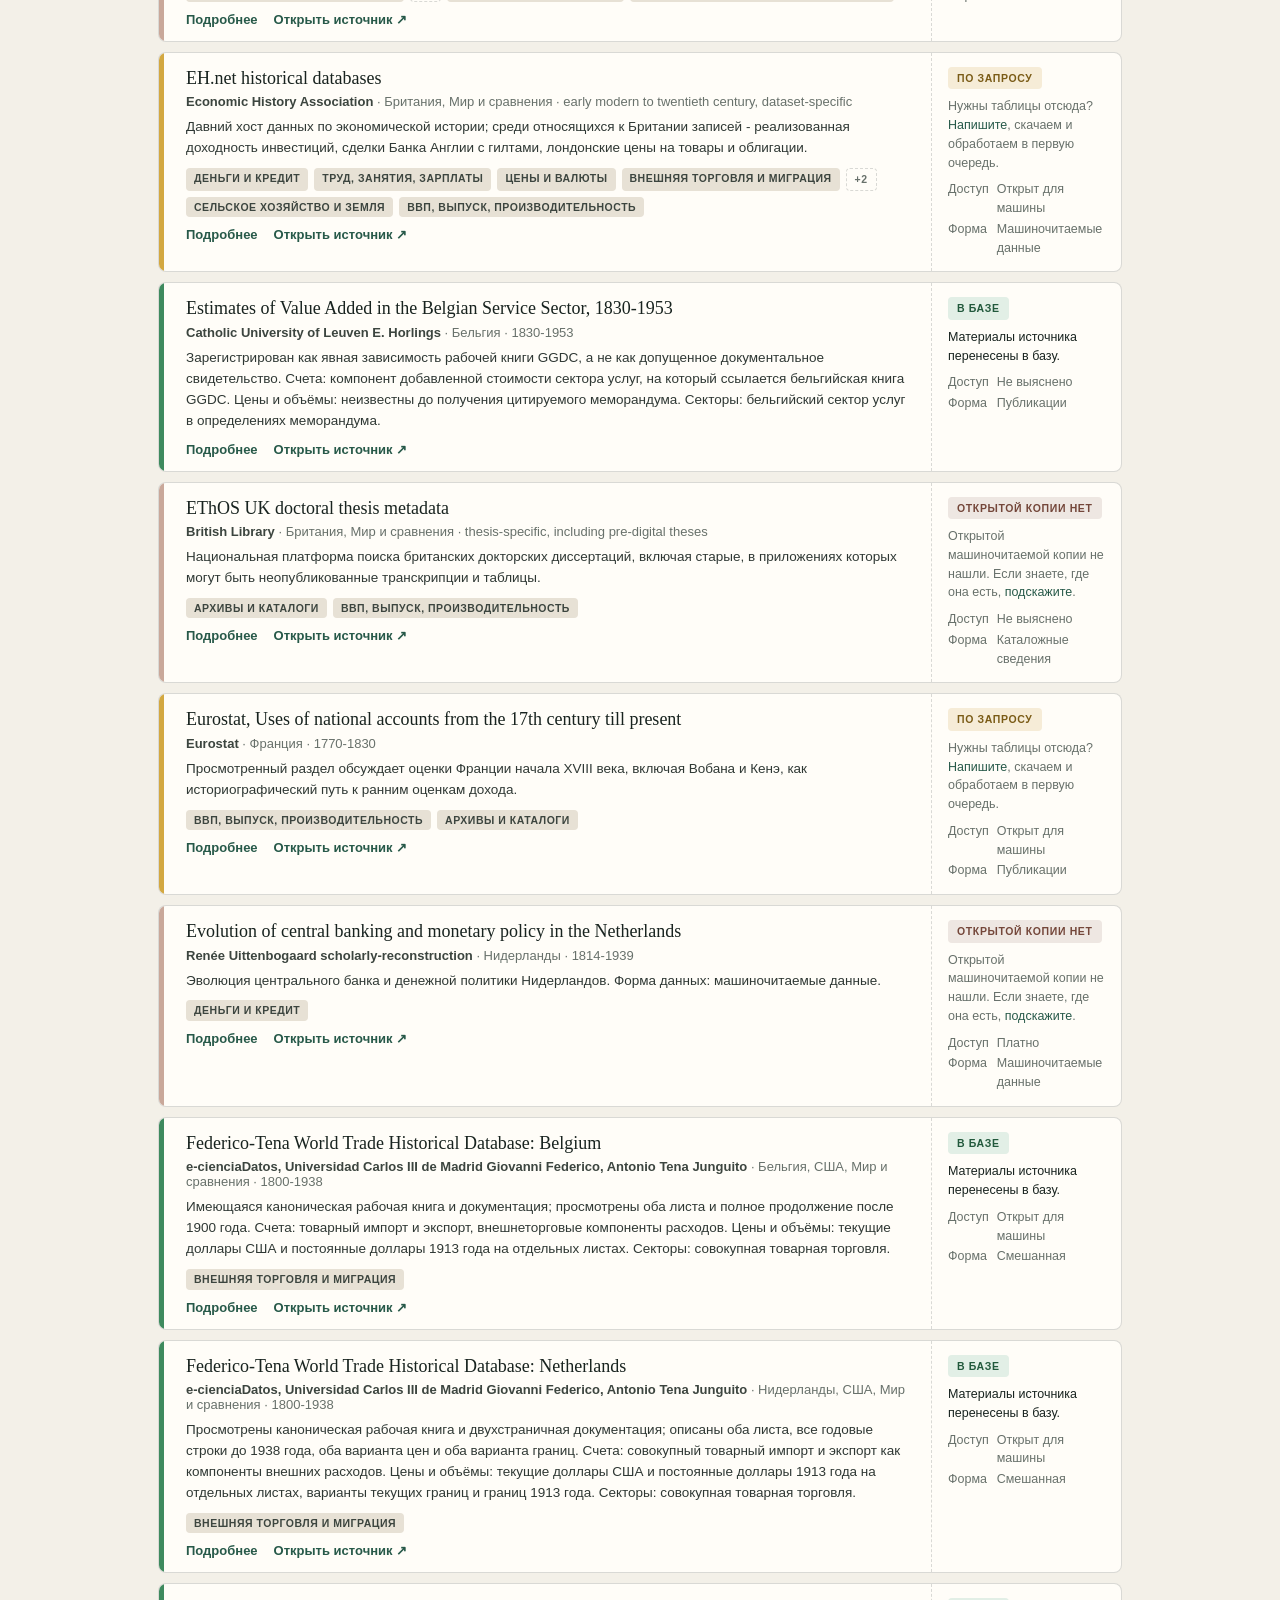
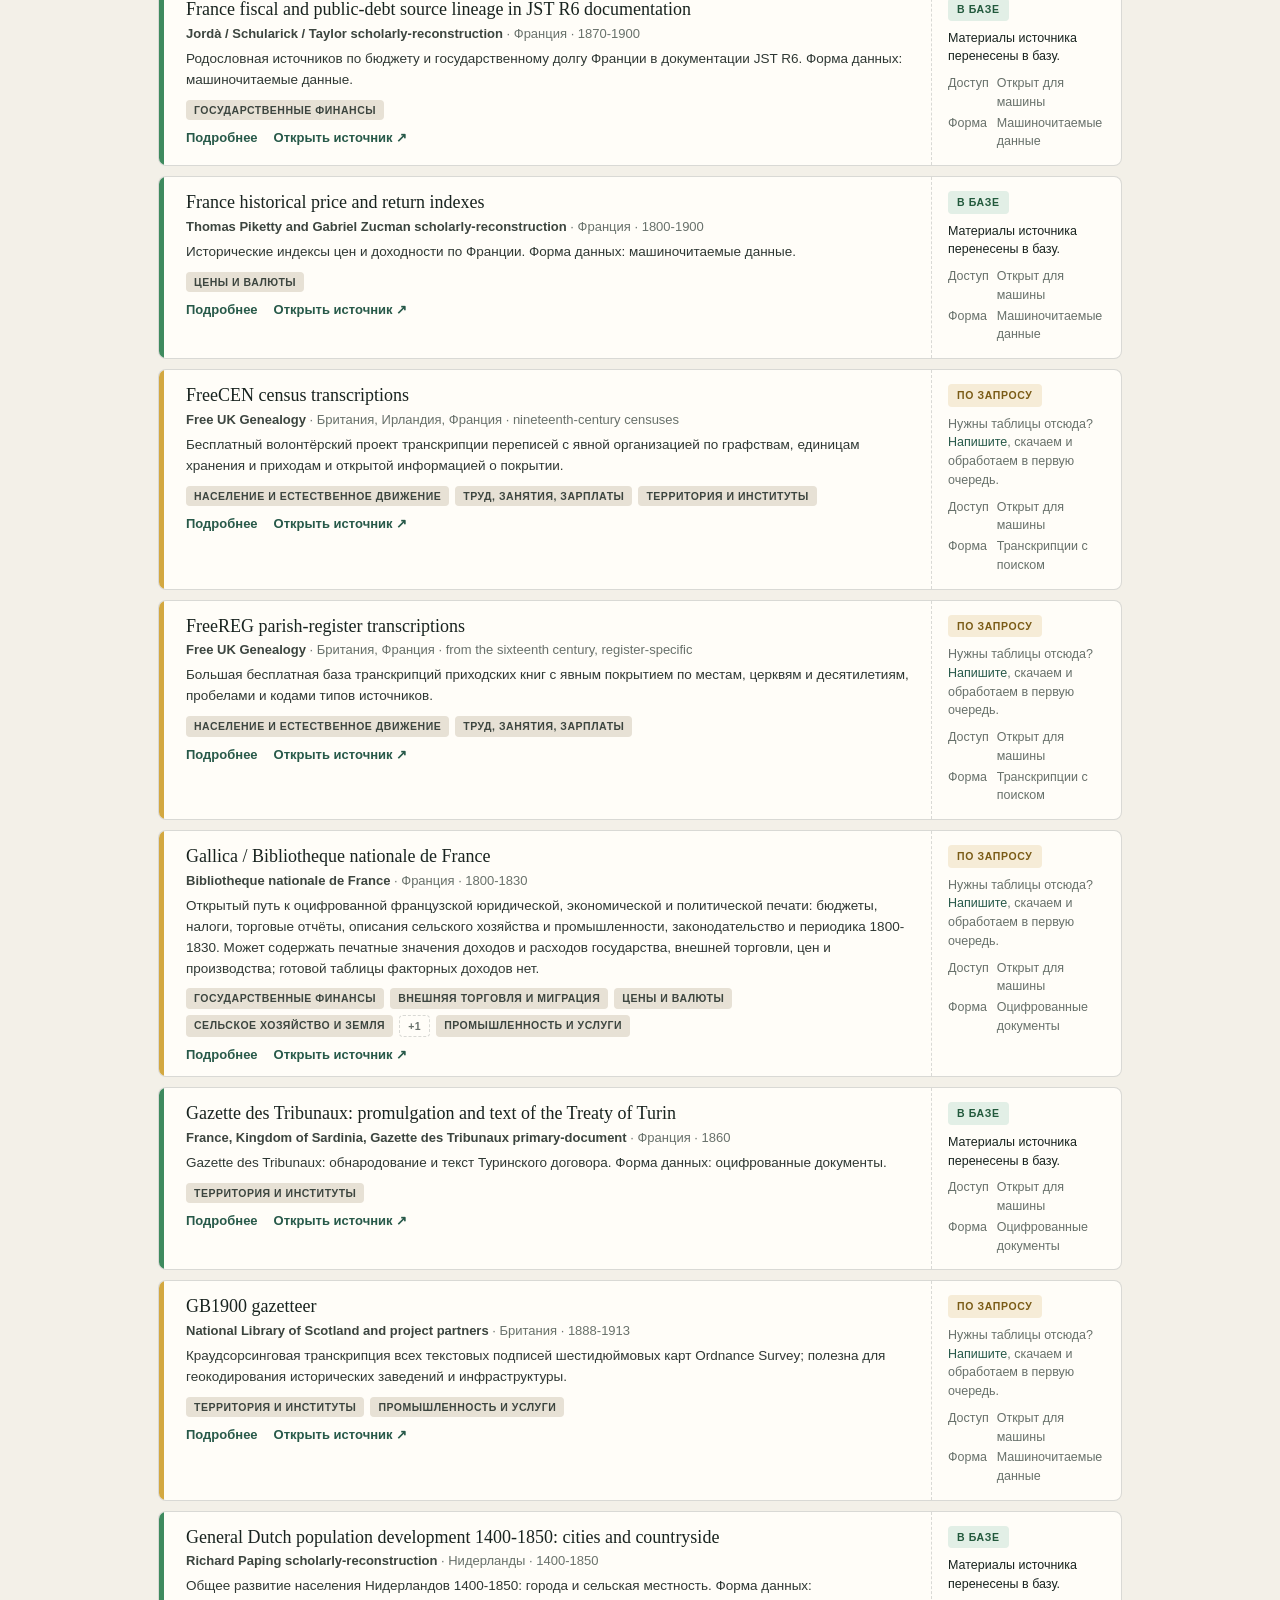
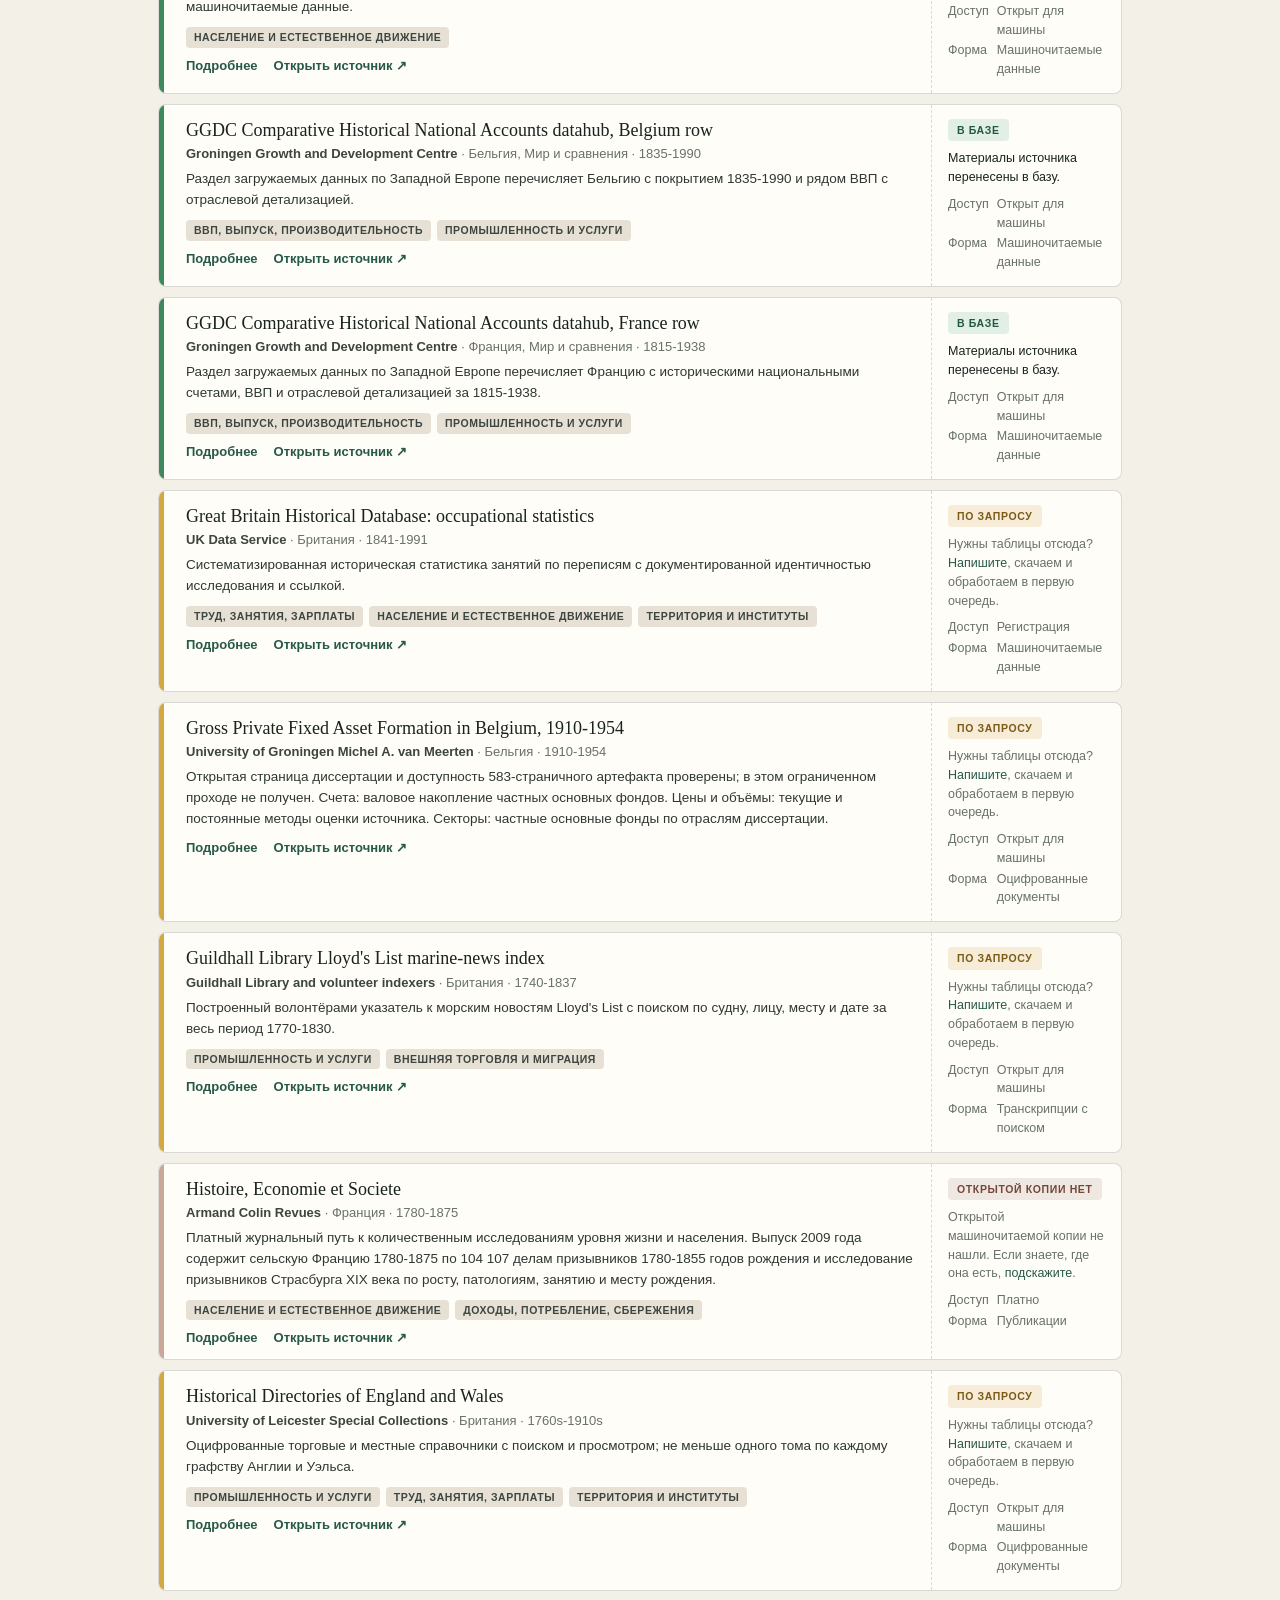
<file: sources.html>
<!doctype html>
<html lang="ru">
<head>
<meta charset="utf-8">
<meta name="viewport" content="width=device-width, initial-scale=1">
<title>CFR Project - Источники</title>
<link rel="stylesheet" href="assets/site.css">
<style>
  .head { padding: 44px 0 14px 0; }
  .head .over { font: 700 10px/1 Inter, sans-serif; letter-spacing: .22em; text-transform: uppercase; color: var(--muted); margin-bottom: 10px; }
  .head h1 { font: 500 34px/1.15 Georgia, serif; margin: 0 0 10px 0; }
  .head p { font-size: 15px; color: #566059; max-width: 46em; line-height: 1.6; margin: 0; }

  .filters { background: var(--white); border: 1px solid var(--line); border-radius: 8px; padding: 16px 18px 14px 18px; margin: 18px 0 14px 0; }
  .bar { position: sticky; top: 56px; z-index: 20; display: none; grid-template-columns: 1fr auto auto; gap: 12px; align-items: center; margin: 0 0 10px 0; padding: 8px 12px; background: var(--white); border: 1px solid var(--line); border-radius: 8px; box-shadow: 0 6px 18px -14px rgba(24,35,31,.5); }
  .bar.show { display: grid; }
  .bar .search { padding: 7px 10px; font-size: 13.5px; }
  .bar .n { font-size: 12.5px; color: var(--muted); white-space: nowrap; }
  .bar .n b { color: var(--ink); font-weight: 600; }
  .bar button { background: none; border: 1px solid var(--line); border-radius: 6px; padding: 6px 10px; font: inherit; font-size: 12.5px; font-weight: 700; color: var(--forest-soft); cursor: pointer; white-space: nowrap; }
  .filters .row1 { display: grid; grid-template-columns: 1fr auto; gap: 12px; align-items: center; }
  .search { width: 100%; padding: 9px 12px; border: 1px solid var(--line); border-radius: 6px; background: var(--paper); font-size: 14px; font-family: inherit; }
  .search:focus { outline: 2px solid rgba(23,61,50,.25); border-color: var(--forest); }
  .filters .sort { display: flex; align-items: center; gap: 8px; font-size: 12.5px; color: var(--muted); white-space: nowrap; }
  .filters .sort select { padding: 7px 8px; border: 1px solid var(--line); border-radius: 6px; background: var(--paper); font-family: inherit; font-size: 13px; color: var(--ink); }
  .facets { display: flex; flex-direction: column; gap: 7px; margin-top: 12px; }
  .facet { display: grid; grid-template-columns: 72px 1fr; gap: 10px; align-items: baseline; position: relative; }
  .facet .lbl { font: 700 10.5px/1.6 Inter, sans-serif; letter-spacing: .06em; text-transform: uppercase; color: var(--muted); padding-top: 4px; }
  .facet .chips { display: flex; flex-wrap: wrap; gap: 6px; align-items: center; }
  .chip { padding: 4px 10px; border: 1px solid var(--line); border-radius: 999px; background: var(--paper); font-size: 12px; font-weight: 600; color: #3c453f; cursor: pointer; user-select: none; }
  .chip small { display: inline-block; min-width: 3ch; text-align: right; font-weight: 500; color: var(--muted); margin-left: 4px; font-variant-numeric: tabular-nums; }
  .chip.on { background: var(--forest); color: var(--white); border-color: var(--forest); }
  .chip.on small { color: rgba(255,253,248,.7); }
  .chip.zero { opacity: .45; }
  .chip.more { background: transparent; border-style: dashed; color: var(--forest-soft); }
  .chip.more.open { border-style: solid; }

  /* Пикер для длинных списков: поиск, группы, счётчики. Тот же приём, что в конструкторе. */
  .pop { position: absolute; left: 82px; top: calc(100% + 6px); z-index: 30; width: min(560px, calc(100% - 82px)); background: var(--white); border: 1px solid var(--line); border-radius: 8px; box-shadow: 0 14px 34px -18px rgba(24,35,31,.55); padding: 12px; }
  .pop[hidden] { display: none; }
  .pop .search { padding: 7px 10px; font-size: 13px; }
  .pop .groups { display: grid; grid-template-columns: 1fr 1fr; gap: 10px 18px; margin-top: 10px; max-height: 300px; overflow: auto; }
  .pop .group h4 { margin: 0 0 4px 0; font: 700 10.5px/1.6 Inter, sans-serif; letter-spacing: .06em; text-transform: uppercase; color: var(--muted); display: flex; justify-content: space-between; align-items: baseline; }
  .pop .group h4 span { font-weight: 600; letter-spacing: 0; text-transform: none; color: var(--forest-soft); cursor: pointer; font-size: 11px; }
  .pop label { display: flex; align-items: center; gap: 8px; padding: 4px 4px; border-radius: 4px; font-size: 13px; cursor: pointer; }
  .pop label:hover { background: var(--paper); }
  .pop label small { margin-left: auto; min-width: 3ch; text-align: right; color: var(--muted); font-variant-numeric: tabular-nums; }
  .pop label.zero { opacity: .5; }
  .pop label.hide { display: none; }
  .pop .foot { display: flex; justify-content: space-between; align-items: center; margin-top: 10px; padding-top: 8px; border-top: 1px dashed var(--line); font-size: 12.5px; color: var(--muted); }
  .pop .foot button { background: var(--forest); color: var(--white); border: 0; border-radius: 6px; padding: 6px 12px; font: inherit; font-size: 12.5px; font-weight: 700; cursor: pointer; }

  .tokens { display: flex; flex-wrap: wrap; gap: 6px; margin-top: 10px; align-items: center; }
  .tokens:empty { display: none; }
  .token { display: inline-flex; align-items: center; gap: 7px; padding: 5px 10px; border-radius: 5px; background: var(--paper-deep); font-size: 12.5px; font-weight: 600; }
  .token i { font-style: normal; font-weight: 500; color: var(--muted); }
  .token b { font-weight: 400; color: var(--muted); cursor: pointer; }
  .token.reset { background: transparent; border: 1px dashed var(--line); cursor: pointer; font-weight: 500; color: var(--muted); }
  .count { margin-top: 10px; font-size: 12.5px; color: var(--muted); display: flex; gap: 18px; }
  .count b { color: var(--ink); font-weight: 600; }

  .list { display: flex; flex-direction: column; gap: 10px; padding-bottom: 60px; }
  .src { display: grid; grid-template-columns: 5px 1fr 190px; gap: 0 18px; background: var(--white); border: 1px solid var(--line); border-radius: 8px; overflow: hidden; }
  .src .mark { background: var(--paper-deep); }
  .src.st-admitted .mark { background: #3e8a5e; }
  .src.st-on-request .mark { background: var(--gold); }
  .src.st-not-found-open .mark { background: #c9a89a; }
  .src .body { padding: 14px 0 14px 4px; min-width: 0; }
  .src h3 { font: 500 18px/1.25 Georgia, serif; margin: 0; }
  .src h3 a { color: var(--ink); text-decoration: none; }
  .src h3 a:hover { text-decoration: underline; }
  .src .meta { margin-top: 5px; font-size: 13px; color: var(--muted); }
  .src .meta b { font-weight: 600; color: #3c453f; }
  .src .desc { margin: 8px 0 0 0; font-size: 13.5px; line-height: 1.55; color: #2f3834; }
  .src .tags { display: flex; flex-wrap: wrap; gap: 6px; margin-top: 9px; }
  .tag { font: 700 10.5px/1 Inter, sans-serif; letter-spacing: .05em; text-transform: uppercase; padding: 5px 8px; border-radius: 4px; background: var(--paper-deep); color: #3c453f; }
  .tag.more-tags { cursor: pointer; background: transparent; border: 1px dashed var(--line); color: var(--muted); }
  .tag-rest { display: contents; }
  .src .details { margin-top: 12px; border-top: 1px dashed var(--line); padding-top: 10px; }
  .src .field { display: grid; grid-template-columns: 110px 1fr; gap: 12px; padding: 4px 0; font-size: 13px; line-height: 1.5; }
  .src .field b { font: 700 10.5px/1.6 Inter, sans-serif; letter-spacing: .06em; text-transform: uppercase; color: var(--muted); }
  .src .field .kw { color: var(--muted); }
  .src .acts { display: flex; gap: 16px; margin-top: 10px; font-size: 13px; align-items: center; }
  .src .acts button { background: none; border: 0; padding: 0; font: inherit; font-weight: 700; color: var(--forest-soft); cursor: pointer; }
  .src .acts a { font-weight: 700; }
  .src .side { padding: 14px 16px 14px 16px; border-left: 1px dashed var(--line); font-size: 12.5px; color: var(--muted); line-height: 1.5; display: flex; flex-direction: column; gap: 8px; }
  .badge { display: inline-block; font: 700 10.5px/1 Inter, sans-serif; letter-spacing: .06em; text-transform: uppercase; padding: 6px 9px; border-radius: 4px; background: var(--paper-deep); color: #3c453f; align-self: flex-start; }
  .badge.ok { background: #e2efe6; color: #22593c; }
  .badge.ask { background: #f6ecd7; color: #7a5b16; }
  .badge.no { background: #eee7e2; color: #74473a; }
  .side .have { color: var(--ink); }
  .side .have strong { display: block; font-size: 15px; font-weight: 600; font-family: Georgia, serif; }
  .side .have a { font-weight: 700; font-size: 12.5px; }
  .side .kv { display: grid; grid-template-columns: auto 1fr; gap: 2px 8px; }
  .side .kv span:nth-child(odd) { color: var(--muted); }
  .empty { padding: 40px 0; text-align: center; color: var(--muted); font-size: 14px; }
  .empty a { font-weight: 700; }
  @media (max-width: 800px) { .src { grid-template-columns: 5px 1fr; } .src .side { border-left: 0; border-top: 1px dashed var(--line); padding: 10px 16px 14px 4px; grid-column: 2; } .facet { grid-template-columns: 1fr; } .pop { left: 0; width: 100%; } .pop .groups { grid-template-columns: 1fr; } }
</style>
<meta name="robots" content="noindex, nofollow">
</head>
<body>

<header class="topbar">
  <a class="brand" href="./"><span class="mark">CFR</span><span class="word">CFR Project</span></a>
  <nav class="topnav">
    <a href="./">Обзор</a>
    <a href="showcase.html">Витрина</a>
    <a href="coverage.html">Покрытие</a>
    <a href="constructor.html">Конструктор</a>
    <a href="datasets.html">Исходные данные</a>
    <a class="on" href="sources.html">Источники</a>
    <a href="territory.html">Территории</a>
  </nav>
  <a class="account" href="mailto:cfr@cfrproject.com?subject=CFR%20Project" title="Личный кабинет появится позже; пока пишите нам"><svg width="16" height="16" viewBox="0 0 16 16" fill="none" stroke="currentColor" stroke-width="1.6" stroke-linecap="round"><circle cx="8" cy="5" r="2.8"/><path d="M2.5 14c.8-3 3-4.5 5.5-4.5s4.7 1.5 5.5 4.5"/></svg>Личный кабинет</a>
  <span class="lang"><span class="on">RU</span><span>EN</span></span>
</header>

<div class="wrap">
  <div class="head">
    <div class="over">Каталог источников данных</div>
    <h1>Источники</h1>
    <p>Источники исторических данных, проверенные вручную: где лежат, что внутри, в каком виде и на каких условиях. Зелёным отмечено то, что уже перенесено в базу. Остальное скачаем и обработаем по запросу.</p>
  </div>

  <section class="filters">
    <div class="row1">
      <input class="search" id="q" type="search" placeholder="Название, организация, описание: Bank of England, INSEE, census, wages…" autocomplete="off">
      <label class="sort">Сортировка
        <select id="sort">
          <option value="title">по названию</option>
          <option value="start">по началу периода</option>
          <option value="corpus">сначала в базе</option>
          <option value="reviewed">по дате проверки</option>
        </select>
      </label>
    </div>
    <div class="facets">
      <div class="facet"><span class="lbl">Страна</span><div class="chips" data-facet="countries"></div><div class="pop" data-pop="countries" hidden></div></div>
      <div class="facet"><span class="lbl">Тема</span><div class="chips" data-facet="topics"></div><div class="pop" data-pop="topics" hidden></div></div>
      <div class="facet"><span class="lbl">Статус</span><div class="chips" data-facet="status"></div></div>
      <div class="facet"><span class="lbl">Доступ</span><div class="chips" data-facet="access"></div></div>
      <div class="facet"><span class="lbl">Форма</span><div class="chips" data-facet="form"></div></div>
    </div>
    <div class="tokens" id="tokens"></div>
    <div class="count" id="count"></div>
  </section>

  <div class="bar" id="bar"><input class="search" id="q2" type="search" placeholder="Поиск по источникам…" autocomplete="off"><span class="n" id="count2"></span><button type="button" id="tofilters">Фильтры ↑</button></div>
  <div class="list" id="list"></div>
</div>

<footer class="site"><div class="wrap">© CFR Project · Cliometric Figures Repository</div></footer>

<script src="assets/sources-data.js"></script>
<script src="assets/sources-ru.js"></script>
<script src="assets/sources-ru-fields.js"></script>
<script>
(function () {
  const S = window.SOURCES, L = window.SOURCE_LABELS, RU = window.SOURCES_RU || {};
  const RUF = window.SOURCES_RU_FIELDS || {};
  for (const з of S) { з.descriptionRu = RU[з.id] || ""; const f = RUF[з.id] || {}; з.geographyRu = f.geography || ""; з.periodRu = f.period || ""; з.limitationsRu = f.limitations || ""; }
  // Страны и темы будут расти, поэтому у них два уровня: инлайн-чипы самых частых и пикер с поиском и группами.
  const ГРУППЫ = {
    countries: [
      ["Европа", ["gb", "ie", "fr", "nl", "be", "de"]],
      ["Америка", ["us"]],
      ["Сравнительные", ["ww", "xx"]],
    ],
    topics: [
      ["Люди и труд", ["population-vital-statistics", "labor-occupations-hours-wages", "factor-income-consumption-saving"]],
      ["Хозяйство", ["gdp-output-productivity", "agriculture-land-rent", "industry-services", "capital-investment-depreciation-asset-prices", "prices-currencies", "money-credit", "external-trade-finance-migration"]],
      ["Государство и территория", ["fiscal-flows", "territory-institutions-classifications", "archives-catalogs", "other"]],
    ],
  };
  const ФАСЕТЫ = {
    countries: { подписи: L.страны, порядок: ["gb", "fr", "nl", "be", "ie", "de", "us", "ww", "xx"], инлайн: 5, пикер: "Страны" },
    topics: { подписи: L.классы, порядок: Object.keys(L.классы), инлайн: 5, пикер: "Темы" },
    status: { подписи: L.статус, порядок: ["admitted", "on-request", "not-found-open"] },
    access: { подписи: L.доступ, порядок: Object.keys(L.доступ) },
    form: { подписи: L.форма, порядок: Object.keys(L.форма) },
  };
  const ФИЛЬТР_ИМЯ = { countries: "Страна", topics: "Тема", status: "Статус", access: "Доступ", form: "Форма" };
  const состояние = { q: "", sort: "title", countries: new Set(), topics: new Set(), status: new Set(), access: new Set(), form: new Set() };
  const открыт = { countries: false, topics: false };
  const поискПикера = { countries: "", topics: "" };

  function изАдреса() {
    const h = location.hash.replace(/^#/, "");
    if (!h) return;
    for (const часть of h.split("&")) {
      const [k, v = ""] = часть.split("=");
      const знач = decodeURIComponent(v);
      if (k === "q") состояние.q = знач;
      else if (k === "sort") состояние.sort = знач;
      else if (состояние[k] instanceof Set) состояние[k] = new Set(знач.split(",").filter(Boolean));
    }
  }
  function вАдрес() {
    const части = [];
    if (состояние.q) части.push("q=" + encodeURIComponent(состояние.q));
    if (состояние.sort !== "title") части.push("sort=" + состояние.sort);
    for (const k of Object.keys(ФАСЕТЫ)) if (состояние[k].size) части.push(k + "=" + [...состояние[k]].join(","));
    history.replaceState(null, "", части.length ? "#" + части.join("&") : location.pathname);
  }

  const значения = (з, k) => k === "countries" || k === "topics" ? з[k] : [з[k]];
  function подходит(з, кроме) {
    for (const k of Object.keys(ФАСЕТЫ)) {
      if (k === кроме || состояние[k].size === 0) continue;
      if (!значения(з, k).some((v) => состояние[k].has(v))) return false;
    }
    if (состояние.q) {
      const стог = [з.title, з.provider, з.description, з.descriptionRu, з.geography, з.geographyRu, з.period, з.periodRu, з.tags.join(" "), з.annotation].join(" ").toLowerCase();
      for (const слово of состояние.q.toLowerCase().split(/\s+/).filter(Boolean)) if (!стог.includes(слово)) return false;
    }
    return true;
  }
  function сравнение(a, b) {
    switch (состояние.sort) {
      case "start": return (a.start ?? 9999) - (b.start ?? 9999) || a.title.localeCompare(b.title, "en");
      case "corpus": { const р = { admitted: 0, "on-request": 1, "not-found-open": 2 }; return р[a.status] - р[b.status] || a.title.localeCompare(b.title, "en"); }
      case "reviewed": return (b.reviewed || "").localeCompare(a.reviewed || "") || a.title.localeCompare(b.title, "en");
      default: return a.title.localeCompare(b.title, "en");
    }
  }
  const число = (n) => n.toLocaleString("ru-RU");
  const экр = (s) => String(s).replace(/[&<>"]/g, (c) => ({ "&": "&amp;", "<": "&lt;", ">": "&gt;", '"': "&quot;" }[c]));
  const склон = (n, а, б, в) => { const m = n % 100, d = n % 10; return n + " " + (m > 10 && m < 20 ? в : d === 1 ? а : d > 1 && d < 5 ? б : в); };

  // Счётчики фасета при прочих текущих фильтрах (сам фасет не считается, чтобы многовыбор был честным).
  function счётчики(k) {
    const счёт = {};
    for (const з of S) if (подходит(з, k)) for (const v of значения(з, k)) счёт[v] = (счёт[v] ?? 0) + 1;
    return счёт;
  }
  const всего = {};
  for (const k of Object.keys(ФАСЕТЫ)) { всего[k] = {}; for (const з of S) for (const v of значения(з, k)) всего[k][v] = (всего[k][v] ?? 0) + 1; }
  // Порядок значений задаётся один раз по общему количеству в базе (слева те, кого больше) и больше не меняется.
  for (const [k, ф] of Object.entries(ФАСЕТЫ)) ф.порядок = ф.порядок.filter((v) => ф.подписи[v]).sort((a, b) => (всего[k][b] ?? 0) - (всего[k][a] ?? 0) || ф.порядок.indexOf(a) - ф.порядок.indexOf(b));
  for (const k of Object.keys(ГРУППЫ)) ГРУППЫ[k] = ГРУППЫ[k].map(([имя, зн]) => [имя, [...зн].sort((a, b) => (всего[k][b] ?? 0) - (всего[k][a] ?? 0))]);

  function чип(k, v, счёт) {
    const ф = ФАСЕТЫ[k];
    return `<span class="chip${состояние[k].has(v) ? " on" : ""}${(счёт[v] ?? 0) === 0 ? " zero" : ""}" data-k="${k}" data-v="${v}">${экр(ф.подписи[v])}<small>${счёт[v] ?? 0}</small></span>`;
  }
  function фасеты() {
    for (const [k, ф] of Object.entries(ФАСЕТЫ)) {
      const счёт = счётчики(k);
      const узел = document.querySelector(`.chips[data-facet="${k}"]`);
      if (!ф.инлайн) { узел.innerHTML = ф.порядок.filter((v) => ф.подписи[v]).map((v) => чип(k, v, счёт)).join(""); continue; }
      // Инлайн: самые частые по всей базе плюс всё выбранное; остальное в пикере.
      const частые = ф.порядок.slice(0, ф.инлайн);
      const показать = ф.порядок.filter((v) => частые.includes(v) || состояние[k].has(v));
      const скрыто = ф.порядок.filter((v) => ф.подписи[v] && !показать.includes(v)).length;
      узел.innerHTML = показать.map((v) => чип(k, v, счёт)).join("")
        + `<span class="chip more${открыт[k] ? " open" : ""}" data-pop-toggle="${k}">${скрыто > 0 ? `Ещё ${скрыто} ▾` : `Все ${ф.пикер.toLowerCase()} ▾`}</span>`;
      пикер(k, счёт);
    }
  }
  function пикер(k, счёт) {
    const ф = ФАСЕТЫ[k];
    const узел = document.querySelector(`.pop[data-pop="${k}"]`);
    узел.hidden = !открыт[k];
    if (!открыт[k]) return;
    const иск = поискПикера[k].toLowerCase();
    const группы = ГРУППЫ[k].map(([имя, значенияГруппы]) => {
      const пункты = значенияГруппы.filter((v) => ф.подписи[v]).map((v) => {
        const скрыть = иск && !ф.подписи[v].toLowerCase().includes(иск);
        return `<label class="${(счёт[v] ?? 0) === 0 ? "zero" : ""}${скрыть ? " hide" : ""}"><input type="checkbox" data-k="${k}" data-v="${v}"${состояние[k].has(v) ? " checked" : ""}> ${экр(ф.подписи[v])}<small>${счёт[v] ?? 0}</small></label>`;
      }).join("");
      const всеВыбраны = значенияГруппы.every((v) => состояние[k].has(v));
      return `<div class="group"><h4>${экр(имя)}<span data-group="${k}" data-values="${значенияГруппы.join(",")}" data-mode="${всеВыбраны ? "off" : "on"}">${всеВыбраны ? "снять все" : "выбрать все"}</span></h4>${пункты}</div>`;
    }).join("");
    const выбрано = состояние[k].size;
    узел.innerHTML = `<input class="search" data-pop-search="${k}" placeholder="Найти: ${ф.пикер.toLowerCase()}…" value="${экр(поискПикера[k])}" autocomplete="off">
      <div class="groups">${группы}</div>
      <div class="foot"><span>${выбрано ? `Выбрано: ${выбрано}` : "Ничего не выбрано: показываем все"}</span><button type="button" data-pop-close="${k}">Готово</button></div>`;
  }
  function токены() {
    const узел = document.getElementById("tokens");
    const части = [];
    if (состояние.q) части.push({ k: "q", v: "", текст: `«${состояние.q}»` });
    for (const k of Object.keys(ФАСЕТЫ)) for (const v of состояние[k]) части.push({ k, v, текст: ФАСЕТЫ[k].подписи[v] });
    узел.innerHTML = части.map((т) => `<span class="token"><i>${т.k === "q" ? "поиск" : ФИЛЬТР_ИМЯ[т.k]}:</i> ${экр(т.текст)} <b data-k="${т.k}" data-v="${экр(т.v)}" title="убрать">×</b></span>`).join("")
      + (части.length ? `<span class="token reset" id="reset">Сбросить всё</span>` : "");
  }
  function карточка(з) {
    const страны = з.countries.map((c) => L.страны[c]).join(", ");
    const классы = з.topics.filter((t) => t !== "other");
    const темы = классы.slice(0, 4).map((t) => `<span class="tag">${экр(L.классы[t])}</span>`).join("")
      + (классы.length > 4 ? `<span class="tag more-tags" title="${экр(классы.slice(4).map((t) => L.классы[t]).join(", "))}">+${классы.length - 4}</span><span class="tag-rest" hidden>${классы.slice(4).map((t) => `<span class="tag">${экр(L.классы[t])}</span>`).join("")}</span>` : "");
    const период = з.start ? (з.end && з.end !== з.start ? `${з.start}-${з.end}` : String(з.start)) : экр(з.period || "период не указан");
    const бейдж = з.status === "admitted" ? `<span class="badge ok">В базе</span>` : з.status === "on-request" ? `<span class="badge ask">По запросу</span>` : `<span class="badge no">Открытой копии нет</span>`;
    const корпус = з.corpus ? `<div class="have"><strong>${склон(з.corpus.наборов, "набор", "набора", "наборов")}</strong>${з.corpus.наблюдений ? число(з.corpus.наблюдений) + " наблюдений<br>" : ""}<a href="${з.corpus.ссылка}">Смотреть данные →</a></div>`
      : з.status === "admitted" ? `<div class="have">Материалы источника перенесены в базу.</div>`
      : з.status === "on-request" ? `<div>Нужны таблицы отсюда? <a href="mailto:hello@cfrproject.com?subject=${encodeURIComponent("Источник: " + з.title)}">Напишите</a>, скачаем и обработаем в первую очередь.</div>`
      : `<div>Открытой машиночитаемой копии не нашли. Если знаете, где она есть, <a href="mailto:hello@cfrproject.com?subject=${encodeURIComponent("Источник: " + з.title)}">подскажите</a>.</div>`;
    return `<article class="src st-${з.status}" data-id="${экр(з.id)}">
      <div class="mark"></div>
      <div class="body">
        <h3>${з.link ? `<a href="${экр(з.link)}" target="_blank" rel="noopener">${экр(з.title)}</a>` : экр(з.title)}</h3>
        <div class="meta">${з.provider ? `<b>${экр(з.provider)}</b> · ` : ""}${экр(страны)} · ${период}</div>
        ${(з.descriptionRu || з.description) ? `<p class="desc">${экр(з.descriptionRu || з.description)}</p>` : ""}
        ${темы ? `<div class="tags">${темы}</div>` : ""}
        <div class="details" hidden>
          <div class="field"><b>География</b><span>${экр(з.geographyRu || з.geography || "не указана")}</span></div>
          <div class="field"><b>Период</b><span>${экр(з.periodRu || з.period || "не указан")}</span></div>
          ${(з.limitationsRu || з.limitations) ? `<div class="field"><b>Ограничения</b><span>${экр(з.limitationsRu || з.limitations)}</span></div>` : ""}
          ${з.annotation ? `<div class="field"><b>Организация</b><span>${экр(з.annotation)}</span></div>` : ""}
          ${з.tags.length ? `<div class="field"><b>Ключевые слова</b><span class="kw">${экр(з.tags.join(", "))}</span></div>` : ""}
          ${з.reviewed ? `<div class="field"><b>Проверено</b><span>${экр(з.reviewed)}</span></div>` : ""}
        </div>
        <div class="acts"><button class="more" type="button">Подробнее</button>${з.link ? `<a href="${экр(з.link)}" target="_blank" rel="noopener">Открыть источник ↗</a>` : ""}</div>
      </div>
      <aside class="side">
        ${бейдж}
        ${корпус}
        <div class="kv"><span>Доступ</span><span>${экр(L.доступ[з.access] ?? з.access)}</span><span>Форма</span><span>${экр(L.форма[з.form] ?? з.form)}</span></div>
      </aside>
    </article>`;
  }
  function список() {
    const найдено = S.filter((з) => подходит(з, null)).sort(сравнение);
    const вБазе = найдено.filter((з) => з.status === "admitted").length;
    document.getElementById("count").innerHTML = `<span>Показано <b>${найдено.length}</b> из ${S.length}</span><span>в базе <b>${вБазе}</b></span>`;
    document.getElementById("count2").innerHTML = `<b>${найдено.length}</b> из ${S.length}`;
    const узел = document.getElementById("list");
    узел.innerHTML = найдено.length ? найдено.map(карточка).join("")
      : `<div class="empty">По этим условиям ничего не нашли. <a href="mailto:hello@cfrproject.com?subject=${encodeURIComponent("Нужен источник")}">Напишите, что ищете</a>: найдём и добавим.</div>`;
  }
  function всё() { фасеты(); токены(); список(); вАдрес(); }

  document.querySelector(".facets").addEventListener("click", (e) => {
    const кнопка = e.target.closest("[data-pop-toggle]");
    if (кнопка) { const k = кнопка.dataset.popToggle; открыт[k] = !открыт[k]; for (const другой of Object.keys(открыт)) if (другой !== k) открыт[другой] = false; фасеты(); if (открыт[k]) document.querySelector(`.pop[data-pop="${k}"] .search`).focus(); return; }
    if (e.target.closest("[data-pop-close]")) { открыт[e.target.closest("[data-pop-close]").dataset.popClose] = false; фасеты(); return; }
    const группа = e.target.closest("[data-group]");
    if (группа) { const k = группа.dataset.group; for (const v of группа.dataset.values.split(",")) { if (группа.dataset.mode === "on") состояние[k].add(v); else состояние[k].delete(v); } всё(); return; }
    const ч = e.target.closest(".chip[data-k]"); if (!ч) return;
    const { k, v } = ч.dataset;
    if (состояние[k].has(v)) состояние[k].delete(v); else состояние[k].add(v);
    всё();
  });
  document.querySelector(".facets").addEventListener("change", (e) => {
    const ф = e.target.closest("input[type=checkbox][data-k]"); if (!ф) return;
    const { k, v } = ф.dataset;
    if (ф.checked) состояние[k].add(v); else состояние[k].delete(v);
    всё();
  });
  document.querySelector(".facets").addEventListener("input", (e) => {
    const и = e.target.closest("[data-pop-search]"); if (!и) return;
    поискПикера[и.dataset.popSearch] = и.value.trim();
    const pop = и.closest(".pop");
    for (const метка of pop.querySelectorAll("label")) метка.classList.toggle("hide", Boolean(поискПикера[и.dataset.popSearch]) && !метка.textContent.toLowerCase().includes(поискПикера[и.dataset.popSearch].toLowerCase()));
  });
  document.addEventListener("click", (e) => {
    if (e.target.closest(".pop") || e.target.closest("[data-pop-toggle]")) return;
    let закрыл = false;
    for (const k of Object.keys(открыт)) if (открыт[k]) { открыт[k] = false; закрыл = true; }
    if (закрыл) фасеты();
  });
  document.getElementById("tokens").addEventListener("click", (e) => {
    if (e.target.id === "reset") { for (const k of Object.keys(ФАСЕТЫ)) состояние[k].clear(); состояние.q = ""; document.getElementById("q").value = ""; document.getElementById("q2").value = ""; всё(); return; }
    const b = e.target.closest("b[data-k]"); if (!b) return;
    if (b.dataset.k === "q") { состояние.q = ""; document.getElementById("q").value = ""; document.getElementById("q2").value = ""; } else состояние[b.dataset.k].delete(b.dataset.v);
    всё();
  });
  document.getElementById("q").addEventListener("input", (e) => { состояние.q = e.target.value.trim(); document.getElementById("q2").value = e.target.value; всё(); });
  document.getElementById("q2").addEventListener("input", (e) => { состояние.q = e.target.value.trim(); document.getElementById("q").value = e.target.value; всё(); });
  document.getElementById("sort").addEventListener("change", (e) => { состояние.sort = e.target.value; всё(); });
  document.getElementById("tofilters").addEventListener("click", () => { document.querySelector(".filters").scrollIntoView({ behavior: "smooth", block: "start" }); });
  new IntersectionObserver(([з]) => { document.getElementById("bar").classList.toggle("show", !з.isIntersecting && з.boundingClientRect.top < 0); }, { rootMargin: "-56px 0px 0px 0px" }).observe(document.querySelector(".filters"));
  document.getElementById("list").addEventListener("click", (e) => {
    const ещё = e.target.closest(".more-tags"); if (ещё) { ещё.nextElementSibling.hidden = false; ещё.remove(); return; }
    const кнопка = e.target.closest("button.more"); if (!кнопка) return;
    const д = кнопка.closest(".body").querySelector(".details");
    д.hidden = !д.hidden; кнопка.textContent = д.hidden ? "Подробнее" : "Свернуть";
  });
  document.addEventListener("keydown", (e) => {
    if (e.key === "Escape") { let закрыл = false; for (const k of Object.keys(открыт)) if (открыт[k]) { открыт[k] = false; закрыл = true; } if (закрыл) фасеты(); }
    if (e.key === "/" && document.activeElement.tagName !== "INPUT") { e.preventDefault(); document.getElementById("q").focus(); }
  });

  изАдреса();
  document.getElementById("q").value = состояние.q;
  document.getElementById("sort").value = состояние.sort;
  всё();
})();
</script>

</body>
</html>
</file>
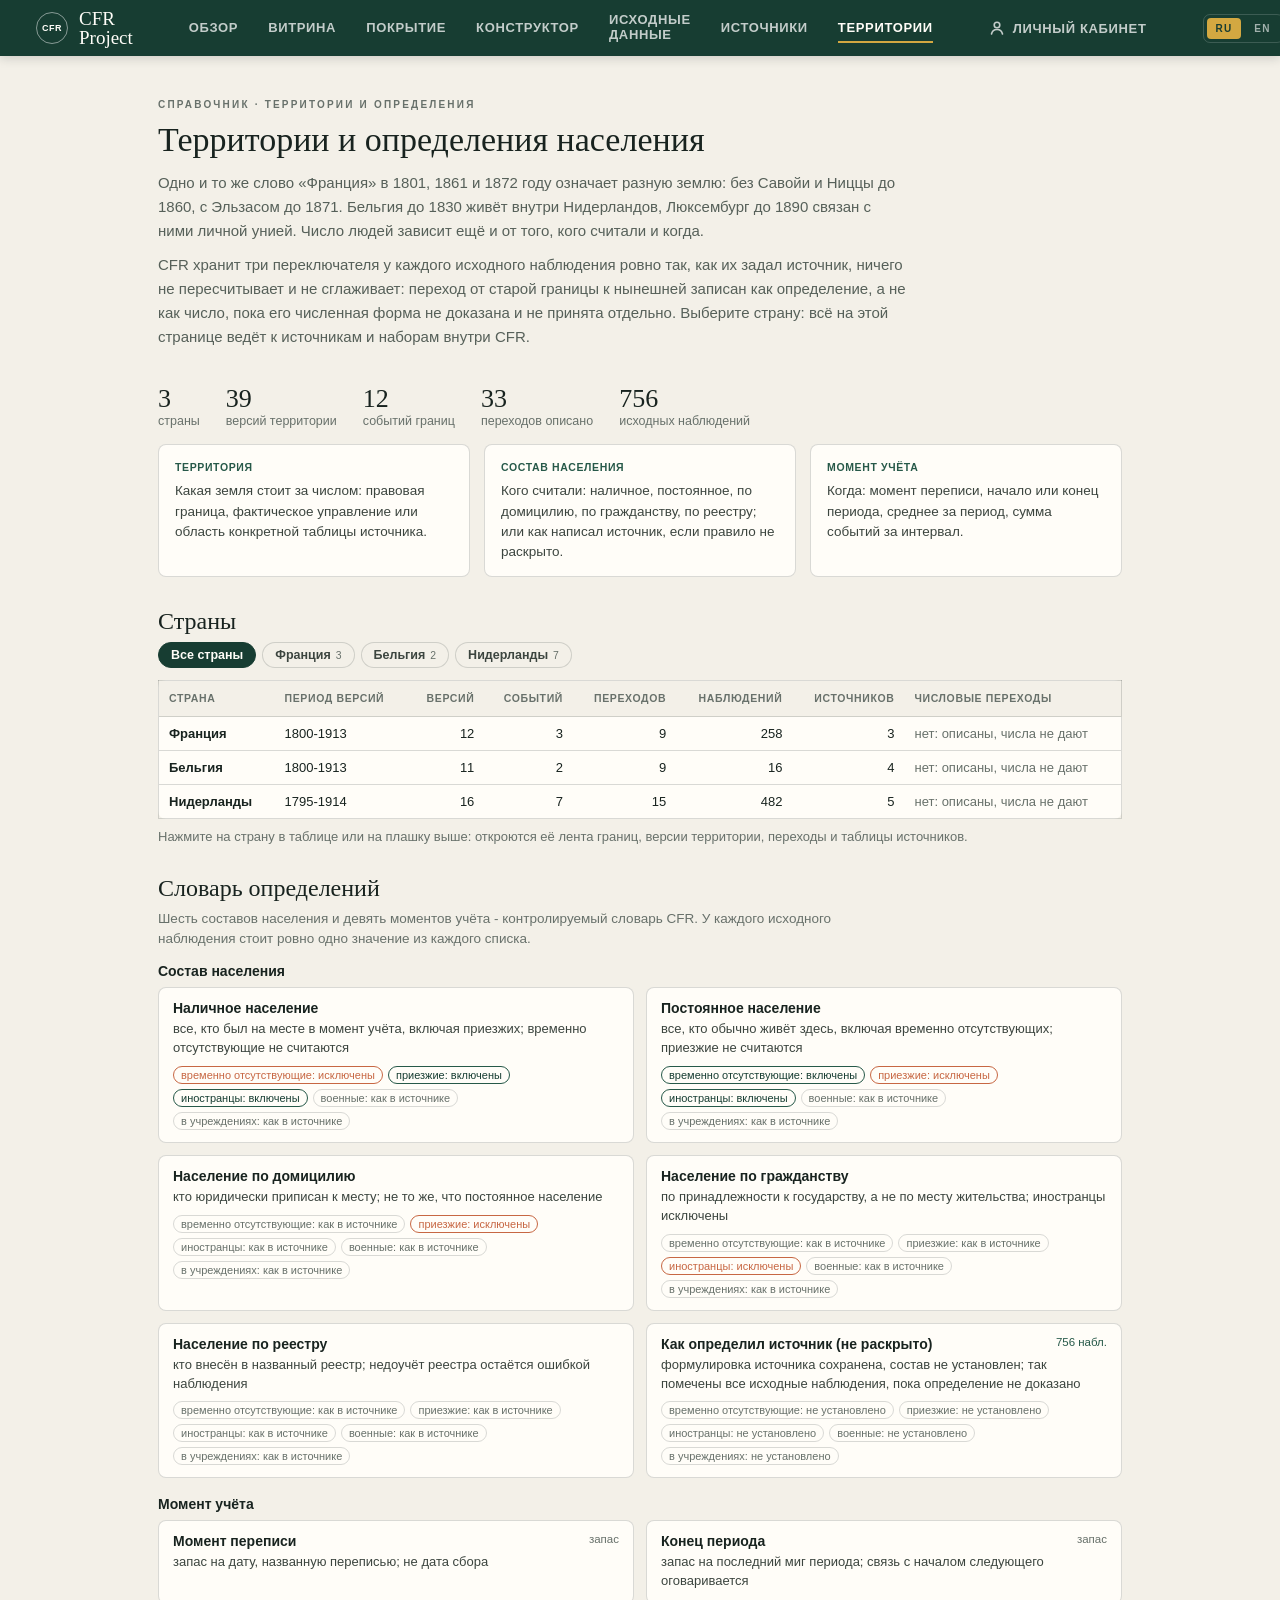
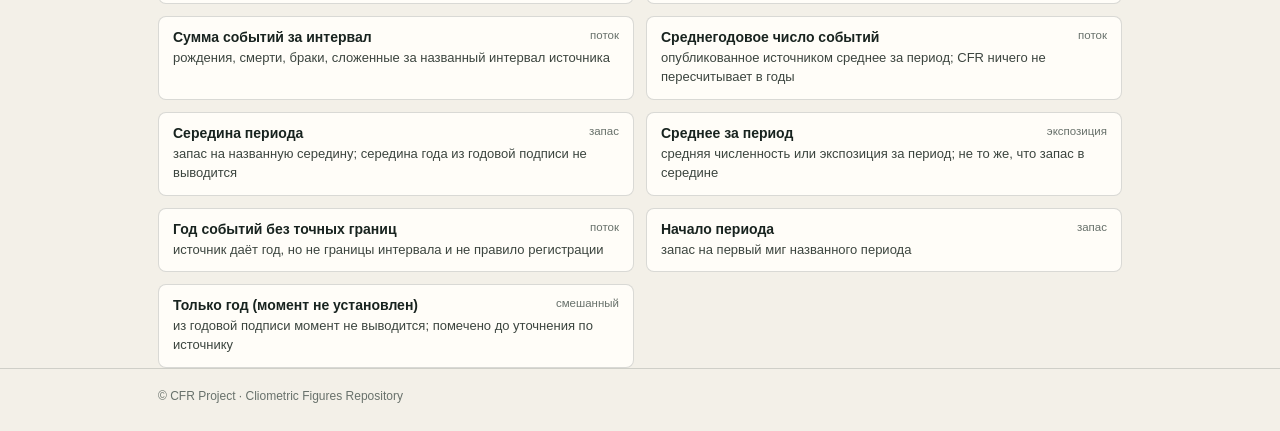
<file: territory.html>
<!doctype html>
<html lang="ru">
<head>
<meta charset="utf-8">
<meta name="viewport" content="width=device-width, initial-scale=1">
<title>CFR Project - Территории</title>
<link rel="stylesheet" href="assets/site.css">
<style>
  .head { padding: 44px 0 10px 0; }
  .head .over { font: 700 10px/1 Inter, sans-serif; letter-spacing: .22em; text-transform: uppercase; color: var(--muted); margin-bottom: 10px; }
  .head h1 { font: 500 34px/1.15 Georgia, serif; margin: 0 0 12px 0; }
  .lead { font-size: 15px; color: #566059; max-width: 50em; line-height: 1.6; margin: 0 0 10px 0; }
  .lang span { cursor: pointer; }
  .kpi { display: flex; flex-wrap: wrap; gap: 26px; margin: 16px 0 6px 0; }
  .kpi div { font-size: 12.5px; color: var(--muted); }
  .kpi b { display: block; font: 500 26px/1.1 Georgia, serif; color: var(--ink); }
  .switches { display: grid; grid-template-columns: repeat(3, 1fr); gap: 14px; margin: 16px 0 8px 0; }
  .switch { background: var(--white); border: 1px solid var(--line); border-radius: 8px; padding: 14px 16px; }
  .switch h3 { margin: 0 0 6px 0; font: 700 10.5px/1.6 Inter, sans-serif; letter-spacing: .06em; text-transform: uppercase; color: var(--forest-soft); }
  .switch p { margin: 0; font-size: 13.5px; line-height: 1.5; color: #3c453f; }
  h2.sec { font: 500 24px/1.2 Georgia, serif; margin: 30px 0 6px 0; }
  .sub { font-size: 13.5px; color: var(--muted); margin: 0 0 12px 0; max-width: 50em; line-height: 1.5; }
  a.in { color: var(--forest-soft); text-decoration: none; border-bottom: 1px dotted rgba(39,89,73,.5); }
  a.in:hover { border-bottom-style: solid; }
  .chips { display: flex; flex-wrap: wrap; gap: 6px; margin: 0 0 12px 0; }
  .chip { padding: 5px 12px; border: 1px solid var(--line); border-radius: 999px; background: var(--paper); font-size: 12.5px; font-weight: 600; color: #3c453f; cursor: pointer; }
  .chip small { font-weight: 500; color: var(--muted); margin-left: 5px; font-variant-numeric: tabular-nums; }
  .chip.on { background: var(--forest); color: var(--white); border-color: var(--forest); } .chip.on small { color: rgba(255,253,248,.7); }
  table.ov { width: 100%; border-collapse: collapse; background: var(--white); border: 1px solid var(--line); border-radius: 8px; font-size: 13px; }
  .ov th { text-align: left; font: 700 10.5px/1.6 Inter, sans-serif; letter-spacing: .06em; text-transform: uppercase; color: var(--muted); padding: 9px 10px; border-bottom: 1px solid var(--line); background: var(--paper); white-space: nowrap; }
  .ov td { padding: 9px 10px; border-bottom: 1px solid var(--line); vertical-align: top; font-variant-numeric: tabular-nums; }
  .ov tr.row { cursor: pointer; } .ov tr.row:hover td { background: var(--paper); } .ov tr.row.on td { background: #eaf0ec; }
  .ov td.n { text-align: right; } .ov th.n { text-align: right; }
  .ov td.name { font-weight: 600; }
  .ov td.st { color: var(--muted); white-space: nowrap; }
  .country { background: var(--white); border: 1px solid var(--line); border-radius: 8px; padding: 18px 20px 16px 20px; margin: 14px 0 16px 0; }
  .country h3 { margin: 0 0 4px 0; font: 500 20px/1.2 Georgia, serif; }
  .country .meta { font-size: 12.5px; color: var(--muted); margin-bottom: 12px; }
  .axis { position: relative; height: 22px; margin: 6px 0 2px 0; border-bottom: 1px solid var(--line); }
  .axis span { position: absolute; top: 4px; transform: translateX(-50%); font-size: 11px; color: var(--muted); font-variant-numeric: tabular-nums; }
  .events { position: relative; height: 118px; margin: 0 0 8px 0; }
  .ev { position: absolute; top: 0; width: 1px; height: 100%; }
  .ev i { position: absolute; left: -1px; top: 0; width: 2px; height: 100%; background: var(--clay); opacity: .7; }
  .ev b { position: absolute; left: 4px; top: 2px; font-size: 10.5px; font-weight: 700; color: var(--clay); white-space: nowrap; }
  .ev em { position: absolute; left: 4px; top: 16px; width: 140px; font-style: normal; font-size: 10.5px; line-height: 1.25; color: #3c453f; }
  .ev em a { color: inherit; text-decoration: none; border-bottom: 1px dotted rgba(60,69,63,.5); }
  .ev.s1 b { top: 56px; } .ev.s1 em { top: 70px; } .ev.s2 b { top: 110px; } .ev.s2 em { top: 124px; } .ev.s3 b { top: 164px; } .ev.s3 em { top: 178px; }
  .lanes { display: flex; flex-direction: column; gap: 5px; }
  .lane { display: grid; grid-template-columns: 270px 1fr; gap: 12px; align-items: center; min-height: 22px; }
  .lane .lbl { font-size: 12.5px; line-height: 1.25; color: var(--ink); }
  .lane .lbl small { display: block; color: var(--muted); font-size: 11px; }
  .lane .track { position: relative; height: 18px; }
  .bar { position: absolute; top: 3px; height: 12px; border-radius: 3px; background: var(--forest-soft); opacity: .85; }
  .bar.legal { background: var(--forest); } .bar.effective-administration { background: #5b8a6e; } .bar.statistical-reporting { background: var(--gold); } .bar.retrospective-analytical { background: #9a8bb8; }
  .bar.target { background: transparent; border: 1.5px dashed var(--muted); opacity: .9; top: 2px; height: 13px; }
  .bar .obs { position: absolute; right: 4px; top: -1px; font-size: 10px; color: var(--white); font-weight: 700; text-decoration: none; }
  .bar.statistical-reporting .obs { color: var(--ink); }
  .bar[data-tip]:hover::after { content: attr(data-tip); position: absolute; left: 0; bottom: calc(100% + 6px); background: var(--ink); color: var(--white); font-size: 12px; line-height: 1.35; padding: 7px 10px; border-radius: 5px; width: max-content; max-width: 380px; white-space: normal; z-index: 5; }
  .legend { display: flex; flex-wrap: wrap; gap: 14px; margin: 8px 0 0 0; font-size: 11.5px; color: var(--muted); }
  .legend i { display: inline-block; width: 18px; height: 9px; border-radius: 2px; vertical-align: -1px; margin-right: 5px; }
  .legend i.target { background: transparent; border: 1.5px dashed var(--muted); height: 8px; }
  .cross, .tbl { width: 100%; border-collapse: collapse; margin-top: 6px; font-size: 13px; background: var(--white); border: 1px solid var(--line); }
  .cross th, .tbl th { text-align: left; font: 700 10.5px/1.6 Inter, sans-serif; letter-spacing: .06em; text-transform: uppercase; color: var(--muted); padding: 8px 9px; border-bottom: 1px solid var(--line); background: var(--paper); }
  .cross td, .tbl td { padding: 8px 9px; border-bottom: 1px solid var(--line); vertical-align: top; }
  .cross td.st { white-space: nowrap; color: var(--muted); } .cross td.st b { color: var(--clay); font-weight: 600; }
  .tbl td.n { text-align: right; font-variant-numeric: tabular-nums; white-space: nowrap; }
  .gloss { display: grid; grid-template-columns: 1fr 1fr; gap: 12px; }
  .term { background: var(--white); border: 1px solid var(--line); border-radius: 8px; padding: 12px 14px; }
  .term h4 { margin: 0 0 4px 0; font-size: 14px; font-weight: 600; }
  .term p { margin: 0; font-size: 13px; color: #3c453f; line-height: 1.45; }
  .term .rules { margin-top: 8px; display: flex; flex-wrap: wrap; gap: 5px; }
  .term .rules span { font-size: 11px; padding: 2px 7px; border-radius: 999px; border: 1px solid var(--line); color: var(--muted); }
  .term .rules span.in { color: var(--forest); border-color: var(--forest-soft); } .term .rules span.out { color: var(--clay); border-color: var(--clay); }
  .term .n { float: right; font-size: 11.5px; color: var(--muted); } .term .n a { color: var(--forest-soft); text-decoration: none; }
  .honest { border-left: 3px solid var(--gold); padding: 10px 14px; background: var(--white); margin: 12px 0 0 0; font-size: 13.5px; line-height: 1.5; color: #3c453f; }
  details.ids { margin-top: 10px; font-size: 12px; color: var(--muted); } details.ids code { font-size: 11px; }
  .hint { font-size: 13px; color: var(--muted); margin: 10px 0 0 0; }
  @media (max-width: 800px) { .switches, .gloss { grid-template-columns: 1fr; } .lane { grid-template-columns: 1fr; gap: 2px; } .ev em { width: 110px; } .ov { display: block; overflow-x: auto; } }
</style>
<meta name="robots" content="noindex, nofollow">
</head>
<body>

<header class="topbar">
  <a class="brand" href="./"><span class="mark">CFR</span><span class="word">CFR Project</span></a>
  <nav class="topnav">
    <a href="./">Обзор</a>
    <a href="showcase.html">Витрина</a>
    <a href="coverage.html">Покрытие</a>
    <a href="constructor.html">Конструктор</a>
    <a href="datasets.html">Исходные данные</a>
    <a href="sources.html">Источники</a>
    <a class="on" href="territory.html">Территории</a>
  </nav>
  <a class="account" href="mailto:cfr@cfrproject.com?subject=CFR%20Project" title="Личный кабинет появится позже; пока пишите нам"><svg width="16" height="16" viewBox="0 0 16 16" fill="none" stroke="currentColor" stroke-width="1.6" stroke-linecap="round"><circle cx="8" cy="5" r="2.8"/><path d="M2.5 14c.6-3 2.7-4.5 5.5-4.5s4.9 1.5 5.5 4.5"/></svg><span>Личный кабинет</span></a>
  <span class="lang" id="lang"><span class="on" data-lang="ru">RU</span><span data-lang="en">EN</span></span>
</header>

<div class="wrap" id="page"></div>

<footer class="site"><div class="wrap">© CFR Project · Cliometric Figures Repository</div></footer>

<script src="assets/territory-data.js"></script>
<script>
  const D = window.TERRITORY;
  const состояние = { lang: "ru", country: "" };
  const T = {
    ru: {
      over: "Справочник · территории и определения", h1: "Территории и определения населения",
      lead1: "Одно и то же слово «Франция» в 1801, 1861 и 1872 году означает разную землю: без Савойи и Ниццы до 1860, с Эльзасом до 1871. Бельгия до 1830 живёт внутри Нидерландов, Люксембург до 1890 связан с ними личной унией. Число людей зависит ещё и от того, кого считали и когда.",
      lead2: "CFR хранит три переключателя у каждого исходного наблюдения ровно так, как их задал источник, ничего не пересчитывает и не сглаживает: переход от старой границы к нынешней записан как определение, а не как число, пока его численная форма не доказана и не принята отдельно. Выберите страну: всё на этой странице ведёт к источникам и наборам внутри CFR.",
      kpi: { countries: "страны", versions: "версий территории", events: "событий границ", crosswalks: "переходов описано", observations: "исходных наблюдений" },
      sw: [["Территория", "Какая земля стоит за числом: правовая граница, фактическое управление или область конкретной таблицы источника."], ["Состав населения", "Кого считали: наличное, постоянное, по домицилию, по гражданству, по реестру; или как написал источник, если правило не раскрыто."], ["Момент учёта", "Когда: момент переписи, начало или конец периода, среднее за период, сумма событий за интервал."]],
      pick: "Страны", all: "Все страны", ovCols: ["Страна", "Период версий", "Версий", "Событий", "Переходов", "Наблюдений", "Источников", "Числовые переходы"], numYes: "есть", numNo: "нет: описаны, числа не дают",
      pickHint: "Нажмите на страну в таблице или на плашку выше: откроются её лента границ, версии территории, переходы и таблицы источников.",
      countrySub: "Лента событий границ и версии территории на оси 1795-1913. Сплошные полосы - области источников, пунктир - целевая композиция 1900 года. Число на полосе - сколько исходных наблюдений на ней сидит; названия ведут к источникам.",
      versions: (n) => `${n} ${склон(n, "версия", "версии", "версий")} территории`, obs: (n) => `${n} ${склон(n, "наблюдение", "наблюдения", "наблюдений")}`, evs: (n) => `${n} ${склон(n, "событие границ", "события границ", "событий границ")}`,
      basis: "основание", role: "роль", period: "применимость", status: { partial: "поддержка частичная", unresolved: "не установлено", complete: "полная" }, srcs: "источники",
      legend: [["legal", "правовое"], ["effective-administration", "фактическое управление"], ["statistical-reporting", "область таблицы источника"], ["retrospective-analytical", "ретроспективная реконструкция"], ["target", "целевая композиция 1900"]],
      cross: "Что это значит для чисел", crossSub: "Каждая область источника сопоставлена с тремя ветвями территории 1900 года: правовой, фактической и статистической. Сопоставление описывает состав и направление, но числа не даёт: доля населения, которую нельзя отнести к целевой территории, неизвестна.",
      crossCols: ["Область источника", "Что измерено", "Годы", "Переходов", "Состояние", "Опора"], crossState: (c) => /unavailable/.test(c.numerical) ? "описан, числа не даёт" : c.numerical, unmatched: "неучтённая доля неизвестна",
      crossAll: (n) => `Всего ${n} переходов; численной формы пока нет ни у одного. Это не пробел в данных, а честное состояние: пересчёт появится только вместе с доказательством, отдельным инженерным набором с собственной ссылкой.`,
      data: "Таблицы источников", dataSub: "Исходные демографические наблюдения выбранной страны: что измерено, за какие годы, на какой версии территории и откуда. Ряды целиком - в разделе «Исходные данные», тема «Население».",
      dataCols: ["Что измерено", "Годы", "Наблюдений", "Территория источника", "Состав", "Источник"], toData: "Открыть в исходных данных →",
      gloss: "Словарь определений", glossSub: "Шесть составов населения и девять моментов учёта - контролируемый словарь CFR. У каждого исходного наблюдения стоит ровно одно значение из каждого списка.",
      universes: "Состав населения", times: "Момент учёта", rule: { included: "включены", excluded: "исключены", "source-defined": "как в источнике", unresolved: "не установлено" },
      ruleNames: { temporarilyAbsent: "временно отсутствующие", temporaryVisitors: "приезжие", foreignCitizens: "иностранцы", armedForces: "военные", institutionalPopulation: "в учреждениях" },
      applies: { stock: "запас", flow: "поток", exposure: "экспозиция", mixed: "смешанный" }, used: (n) => `${n} набл.`, ids: "Идентификаторы реестра", noSource: "источник не привязан",
    },
    en: {
      over: "Reference · territories and definitions", h1: "Territories and population definitions",
      lead1: "The same word “France” in 1801, 1861 and 1872 means different land: without Savoy and Nice before 1860, with Alsace until 1871. Belgium before 1830 lives inside the Netherlands, Luxembourg is tied to them by personal union until 1890. A population count also depends on who was counted and when.",
      lead2: "CFR keeps three switches on every source observation exactly as the source set them, and recalculates or smooths nothing: a bridge from an old border to the present one is recorded as a definition, not as a number, until its numerical form is proven and admitted separately. Pick a country: everything on this page leads to sources and datasets inside CFR.",
      kpi: { countries: "countries", versions: "territory versions", events: "boundary events", crosswalks: "crosswalks described", observations: "source observations" },
      sw: [["Territory", "Which land stands behind the number: the legal border, effective administration, or the domain of one source table."], ["Population universe", "Who was counted: present, usual residents, legal domicile, citizenship, register; or as the source wrote it when the rule is not disclosed."], ["Reference time", "When: census moment, start or end of a period, period average, event total over an interval."]],
      pick: "Countries", all: "All countries", ovCols: ["Country", "Version span", "Versions", "Events", "Crosswalks", "Observations", "Sources", "Numerical crosswalks"], numYes: "yes", numNo: "none: described, no numbers",
      pickHint: "Click a country in the table or a chip above: its boundary timeline, territory versions, crosswalks and source tables open.",
      countrySub: "Boundary events and territory versions on a 1795-1913 axis. Solid bars are source domains, dashed bars the 1900 target composition. The number on a bar is how many source observations sit on it; names lead to sources.",
      versions: (n) => `${n} territory version${n === 1 ? "" : "s"}`, obs: (n) => `${n} observation${n === 1 ? "" : "s"}`, evs: (n) => `${n} boundary event${n === 1 ? "" : "s"}`,
      basis: "basis", role: "role", period: "applicability", status: { partial: "partial support", unresolved: "unresolved", complete: "complete" }, srcs: "sources",
      legend: [["legal", "legal"], ["effective-administration", "effective administration"], ["statistical-reporting", "source table domain"], ["retrospective-analytical", "retrospective reconstruction"], ["target", "target composition 1900"]],
      cross: "What it means for the numbers", crossSub: "Each source domain is compared with three branches of the 1900 territory: legal, effective and statistical. The comparison describes composition and direction but yields no number: the share of population that cannot be attributed to the target territory is unknown.",
      crossCols: ["Source domain", "Measured", "Years", "Crosswalks", "State", "Support"], crossState: (c) => /unavailable/.test(c.numerical) ? "described, no number yet" : c.numerical, unmatched: "unmatched share unknown",
      crossAll: (n) => `${n} crosswalks in total; none has a numerical form yet. That is not a gap in the data but an honest state: a recalculation will appear only with its proof, as a separate engineering dataset with its own reference.`,
      data: "Source tables", dataSub: "Source demographic observations of the selected country: what is measured, for which years, on which territory version and from where. Full series live in Source data under the topic Population.",
      dataCols: ["Measured", "Years", "Observations", "Source territory", "Universe", "Source"], toData: "Open in source data →",
      gloss: "Glossary of definitions", glossSub: "Six population universes and nine reference times form the controlled vocabulary of CFR. Every source observation carries exactly one value from each list.",
      universes: "Population universe", times: "Reference time", rule: { included: "included", excluded: "excluded", "source-defined": "as in source", unresolved: "unresolved" },
      ruleNames: { temporarilyAbsent: "temporarily absent", temporaryVisitors: "visitors", foreignCitizens: "foreign citizens", armedForces: "armed forces", institutionalPopulation: "institutions" },
      applies: { stock: "stock", flow: "flow", exposure: "exposure", mixed: "mixed" }, used: (n) => `${n} obs.`, ids: "Registry identifiers", noSource: "no source attached",
    },
  };
  const склон = (n, a, b, c) => { const m = n % 100, k = n % 10; if (m > 10 && m < 20) return c; if (k === 1) return a; if (k > 1 && k < 5) return b; return c; };
  const t = () => T[состояние.lang];
  const L = (o) => o[состояние.lang] ?? o.en ?? o.ru;
  const экр = (s) => String(s ?? "").replace(/[&<>"']/g, (c) => ({ "&": "&amp;", "<": "&lt;", ">": "&gt;", '"': "&quot;", "'": "&#39;" }[c]));
  const X0 = 1795, X1 = 1914, px = (y) => ((y - X0) / (X1 - X0) * 100);
  const версия = (id) => D.versions.find((v) => v.id === id);
  const langQ = () => (состояние.lang === "en" ? "&lang=en" : "");
  const срцСсылка = (s) => `sources.html#q=${encodeURIComponent(String(s.title).split(/[:,(]/)[0].trim().slice(0, 40))}${langQ()}`;
  const срцКоротко = (s) => { const x = String(s.title); return x.length > 44 ? x.slice(0, 42) + "…" : x; };
  const ссылкиИсточников = (arr) => arr.length ? arr.map((s) => `<a class="in" href="${срцСсылка(s)}" title="${экр(s.title)}">${экр(срцКоротко(s))}</a>`).join(", ") : `<span style="color:var(--muted)">${t().noSource}</span>`;
  const данныеСсылка = (c) => `datasets.html#topic=population&countries=${c.code}${langQ()}`;

  function обзор() {
    const chips = [`<span class="chip ${!состояние.country ? "on" : ""}" data-c="">${t().all}</span>`]
      .concat(D.countries.map((c) => `<span class="chip ${состояние.country === c.id ? "on" : ""}" data-c="${c.id}">${экр(L(c))}<small>${c.events}</small></span>`)).join("");
    const rows = D.countries.map((c) => `<tr class="row ${состояние.country === c.id ? "on" : ""}" data-c="${c.id}"><td class="name">${экр(L(c))}</td><td>${c.from}-${c.to}</td><td class="n">${c.versions}</td><td class="n">${c.events}</td><td class="n">${c.crosswalks}</td><td class="n">${c.observations}</td><td class="n">${c.sources}</td><td class="st">${c.numerical ? t().numYes : t().numNo}</td></tr>`).join("");
    return `<h2 class="sec">${t().pick}</h2><div class="chips">${chips}</div>
      <table class="ov"><thead><tr>${t().ovCols.map((h, i) => `<th class="${i >= 2 && i <= 6 ? "n" : ""}">${h}</th>`).join("")}</tr></thead><tbody>${rows}</tbody></table>
      ${состояние.country ? "" : `<p class="hint">${t().pickHint}</p>`}`;
  }

  function страна(c) {
    const события = D.events.filter((e) => e.country === c.id);
    const версии = D.versions.filter((v) => v.country === c.id);
    const источники = версии.filter((v) => v.role !== "retrospective-target"), цели = версии.filter((v) => v.role === "retrospective-target");
    const ось = [1800, 1820, 1840, 1860, 1880, 1900].map((y) => `<span style="left:${px(y)}%">${y}</span>`).join("");
    const лента = события.map((e) => { const s = e.sources[0]; const текст = экр(L(e)); return `<div class="ev" data-year="${e.year}" style="left:${px(e.year)}%"><i></i><b>${e.year}</b><em>${s ? `<a href="${срцСсылка(s)}" title="${экр(s.title)}">${текст}</a>` : текст}</em></div>`; }).join("");
    const полоса = (v) => {
      const from = Math.max(v.from, X0), to = v.open || !v.to ? X1 : Math.min(v.to, X1);
      const tip = `${экр(L(v))}. ${t().basis}: ${экр(L(D.labels.basis[v.basis] ?? { ru: v.basis, en: v.basis }))}; ${t().role}: ${экр(L(D.labels.role[v.role] ?? { ru: v.role, en: v.role }))}; ${t().period}: ${v.from}-${v.open ? "…" : v.to ?? "…"}; ${t().status[v.status] ?? v.status}${v.observations ? "; " + t().obs(v.observations) : ""}. ${t().srcs}: ${экр(v.sources.map((s) => s.title).join("; ") || t().noSource)}`;
      const имя = v.sources[0] ? `<a class="in" href="${срцСсылка(v.sources[0])}" title="${экр(v.sources.map((s) => s.title).join("; "))}">${экр(L(v))}</a>` : экр(L(v));
      return `<div class="lane"><div class="lbl">${имя}<small>${v.from}-${v.open ? "…" : v.to ?? "…"} · ${экр(L(D.labels.basis[v.basis] ?? { ru: v.basis, en: v.basis }))}</small></div>
        <div class="track"><div class="bar ${v.role === "retrospective-target" ? "target" : v.basis}" style="left:${px(from)}%;width:${Math.max(0.6, px(to) - px(from))}%" data-tip="${tip}">${v.observations ? `<a class="obs" href="${данныеСсылка(c)}">${v.observations}</a>` : ""}</div></div></div>`;
    };
    return `<section class="country" id="${c.id}">
      <h3>${экр(L(c))}</h3>
      <div class="meta">${t().versions(версии.length)} · ${t().evs(события.length)} · ${t().obs(c.observations)}</div>
      <p class="sub" style="margin-bottom:8px">${t().countrySub}</p>
      <div class="axis">${ось}</div>
      <div class="events">${лента}</div>
      <div class="lanes">${источники.map(полоса).join("")}${цели.map(полоса).join("")}</div>
      <div class="legend">${t().legend.map(([k2, n]) => `<span><i class="${k2 === "target" ? "target" : "bar " + k2}" style="position:static;opacity:.85"></i>${n}</span>`).join("")}</div>
      <details class="ids"><summary>${t().ids}</summary>${версии.map((v) => `<div><code>${экр(v.id)}</code> ${v.missingEn ? "· " + экр(v.missingEn) : ""}</div>`).join("")}</details>
    </section>`;
  }

  function переходы(c) {
    const свои = D.crosswalks.filter((x) => x.country === c.id);
    const поИсточнику = new Map();
    for (const x of свои) { if (!поИсточнику.has(x.from)) поИсточнику.set(x.from, []); поИсточнику.get(x.from).push(x); }
    const строки = [...поИсточнику].map(([from, xs]) => {
      const v = версия(from);
      const понятия = [...new Set(xs.flatMap((x) => x.concepts.map((p) => L(p))))].join(", ");
      const годы = xs[0].from_y && xs[0].to_y ? `${xs[0].from_y}-${xs[0].to_y - 1}` : "";
      const опора = []; for (const x of xs) for (const s of x.sources) if (!опора.some((o) => o.id === s.id)) опора.push(s);
      return `<tr><td>${v && v.sources[0] ? `<a class="in" href="${срцСсылка(v.sources[0])}">${экр(L(v))}</a>` : экр(v ? L(v) : from)}</td><td>${экр(понятия)}</td><td>${годы}</td><td>${xs.length}</td><td class="st"><b>${экр(t().crossState(xs[0]))}</b> · ${t().unmatched}</td><td>${ссылкиИсточников(опора)}</td></tr>`;
    }).join("");
    return `<h2 class="sec">${t().cross}</h2><p class="sub">${t().crossSub}</p>
      <table class="cross"><thead><tr>${t().crossCols.map((h) => `<th>${h}</th>`).join("")}</tr></thead><tbody>${строки}</tbody></table>
      <div class="honest">${t().crossAll(D.crosswalks.length)}</div>`;
  }

  function таблицы(c) {
    const свои = D.tables.filter((x) => x.country === c.id).sort((a, b) => (a.from ?? 0) - (b.from ?? 0));
    const u = (key) => { const x = D.universes.find((q) => q.key === key); return x ? (состояние.lang === "en" ? x.en : x.ru) : key; };
    const rows = свои.map((x) => { const v = версия(x.version); return `<tr><td>${экр(L(x.concept))}</td><td class="n">${x.from ?? ""}${x.to && x.to !== x.from ? "-" + x.to : ""}</td><td class="n">${x.n}</td><td>${v ? экр(L(v)) : экр(x.version)}</td><td>${экр(u(x.universe))}</td><td>${x.source ? `<a class="in" href="${срцСсылка(x.source)}" title="${экр(x.source.title)}">${экр(срцКоротко(x.source))}</a>` : t().noSource}</td></tr>`; }).join("");
    return `<h2 class="sec">${t().data}</h2><p class="sub">${t().dataSub}</p>
      <table class="tbl"><thead><tr>${t().dataCols.map((h) => `<th>${h}</th>`).join("")}</tr></thead><tbody>${rows}</tbody></table>
      <p class="hint"><a class="in" href="${данныеСсылка(c)}">${t().toData}</a></p>`;
  }

  function словарь() {
    const счёт = (key) => Object.values(D.observations).reduce((a, o) => a + (o.universes[key] ?? 0), 0);
    const u = D.universes.map((x) => `<div class="term"><span class="n">${счёт(x.key) ? `<a href="datasets.html#topic=population${langQ()}">${t().used(счёт(x.key))}</a>` : ""}</span><h4>${экр(состояние.lang === "en" ? x.en : x.ru)}</h4><p>${экр(состояние.lang === "en" ? x.ene : x.rue)}</p>
      <div class="rules">${Object.entries(x.rules).map(([k, v]) => `<span class="${v === "included" ? "in" : v === "excluded" ? "out" : ""}">${t().ruleNames[k]}: ${t().rule[v] ?? v}</span>`).join("")}</div></div>`).join("");
    const r = D.referenceTimes.map((x) => `<div class="term"><span class="n">${t().applies[x.appliesTo] ?? x.appliesTo}</span><h4>${экр(состояние.lang === "en" ? x.en : x.ru)}</h4><p>${экр(состояние.lang === "en" ? x.ene : x.rue)}</p></div>`).join("");
    return `<h2 class="sec">${t().gloss}</h2><p class="sub">${t().glossSub}</p>
      <h3 style="font:600 14px Inter,sans-serif;margin:14px 0 8px 0">${t().universes}</h3><div class="gloss">${u}</div>
      <h3 style="font:600 14px Inter,sans-serif;margin:18px 0 8px 0">${t().times}</h3><div class="gloss">${r}</div>`;
  }

  function рисуй() {
    document.documentElement.lang = состояние.lang;
    document.title = состояние.lang === "en" ? "CFR Project - Territories" : "CFR Project - Территории";
    for (const s of document.querySelectorAll("#lang span")) s.classList.toggle("on", s.dataset.lang === состояние.lang);
    const nav = { ru: ["Обзор", "Витрина", "Покрытие", "Конструктор", "Исходные данные", "Источники", "Территории"], en: ["Overview", "Showcase", "Coverage", "Builder", "Source data", "Sources", "Territories"] }[состояние.lang];
    document.querySelectorAll(".topnav a").forEach((a, i) => { if (nav[i]) a.textContent = nav[i]; });
    const acc = document.querySelector(".account span"); if (acc) acc.textContent = состояние.lang === "en" ? "Account" : "Личный кабинет";
    const k = D.counts; const c = D.countries.find((x) => x.id === состояние.country);
    document.getElementById("page").innerHTML = `
      <div class="head"><div class="over">${t().over}</div><h1>${t().h1}</h1><p class="lead">${t().lead1}</p><p class="lead">${t().lead2}</p></div>
      <div class="kpi"><div><b>${D.countries.length}</b>${t().kpi.countries}</div><div><b>${k.versions}</b>${t().kpi.versions}</div><div><b>${k.events}</b>${t().kpi.events}</div><div><b>${k.crosswalks}</b>${t().kpi.crosswalks}</div><div><b>${k.observations}</b>${t().kpi.observations}</div></div>
      <div class="switches">${t().sw.map(([h, p]) => `<div class="switch"><h3>${h}</h3><p>${p}</p></div>`).join("")}</div>
      ${обзор()}
      ${c ? страна(c) + переходы(c) + таблицы(c) : ""}
      ${словарь()}`;
    for (const лента of document.querySelectorAll(".events")) {
      const W = лента.clientWidth; const правые = [-1e9, -1e9, -1e9, -1e9]; let полокЗанято = 0;
      for (const ev of [...лента.querySelectorAll(".ev")].sort((a, b) => Number(a.dataset.year) - Number(b.dataset.year))) {
        const x = parseFloat(ev.style.left) / 100 * W;
        let s = правые.findIndex((r) => r <= x - 6); if (s < 0) s = 3;
        правые[s] = x + 152; ev.classList.add("s" + s); полокЗанято = Math.max(полокЗанято, s + 1);
      }
      лента.style.height = (полокЗанято * 54 + 10) + "px";
    }
    for (const el of document.querySelectorAll("[data-c]")) el.addEventListener("click", () => { состояние.country = el.dataset.c; пишиХэш(); рисуй(); if (состояние.country) { const el = document.getElementById(состояние.country); if (el) window.scrollTo(0, el.getBoundingClientRect().top + window.scrollY - 64); } });
  }
  function пишиХэш() { const части = []; if (состояние.country) части.push("country=" + состояние.country); if (состояние.lang === "en") части.push("lang=en"); history.replaceState(null, "", "#" + части.join("&")); }
  function читайХэш() { const h = location.hash.slice(1); const m = /lang=(en|ru)/.exec(h); состояние.lang = m ? m[1] : "ru"; const c = /country=([a-z]+)/.exec(h); состояние.country = c && D.countries.some((x) => x.id === c[1]) ? c[1] : ""; }
  document.getElementById("lang").addEventListener("click", (e) => { const s = e.target.closest("[data-lang]"); if (!s) return; состояние.lang = s.dataset.lang; пишиХэш(); рисуй(); });
  window.addEventListener("hashchange", () => { читайХэш(); рисуй(); });
  читайХэш(); рисуй();
</script>
</body>
</html>
</file>
<file: assets/site.css>
/* Дизайн-макет CFR: общие стили. Палитра и топбар Б - утверждённые. */
:root {
  --paper: #f3f0e8; --paper-deep: #e7e1d5; --ink: #18231f; --muted: #68716b;
  --forest: #173d32; --forest-soft: #275949; --clay: #c76743; --gold: #d3a841;
  --line: rgba(24,35,31,.16); --white: #fffdf8;
}
* { margin: 0; padding: 0; box-sizing: border-box; }
body { font-family: Inter, "Segoe UI", Arial, sans-serif; background: var(--paper); color: var(--ink); }
a { text-decoration: none; color: var(--forest-soft); }
.wrap { max-width: 1020px; margin: 0 auto; padding: 0 28px; }

/* Топбар: утверждённый вариант Б */
.topbar { position: sticky; top: 0; z-index: 50; display: flex; align-items: center; justify-content: space-between; height: 56px; padding: 0 36px; background: var(--forest); color: var(--white); column-gap: 56px; box-shadow: 0 2px 10px rgba(24,35,31,.18); }
.brand { display: inline-flex; align-items: center; gap: 11px; color: var(--white); }
.brand .mark { display: grid; place-items: center; width: 32px; height: 32px; border: 1px solid rgba(255,255,255,.48); border-radius: 50%; font: 600 9px/1 Inter, sans-serif; letter-spacing: .05em; flex-shrink: 0; }
.brand .word { font: 500 19px/1 Georgia, "Times New Roman", serif; }
.topnav { display: flex; align-items: center; gap: 30px; margin-right: auto; }
.topnav a { padding: 6px 0; color: rgba(255,255,255,.74); border-bottom: 2px solid transparent; font-size: 13px; font-weight: 700; letter-spacing: .05em; text-transform: uppercase; }
.topnav a:hover { color: var(--white); }
.topnav a.on { color: var(--white); border-color: var(--gold); }
.account { display: inline-flex; align-items: center; gap: 8px; color: rgba(255,255,255,.74); font-size: 13px; font-weight: 700; letter-spacing: .05em; text-transform: uppercase; white-space: nowrap; }
.account:hover { color: var(--white); }
.account svg { flex-shrink: 0; }
.lang { display: grid; grid-template-columns: 1fr 1fr; gap: 4px; padding: 3px; border: 1px solid rgba(255,255,255,.16); border-radius: 7px; }
.lang span { padding: 5px 9px; border-radius: 4px; text-align: center; font-size: 10px; font-weight: 700; letter-spacing: .12em; color: rgba(255,255,255,.6); }
.lang .on { color: var(--forest); background: var(--gold); }

footer.site { border-top: 1px solid var(--line); padding: 20px 0 28px 0; font-size: 12px; color: var(--muted); }

/* Выбор из длинных списков: поиск, группы-чипы, выбранное токенами */
.picker .search { width: 100%; padding: 8px 10px; border: 1px solid var(--line); border-radius: 5px; background: var(--paper); font-size: 13.5px; font-family: inherit; }
.picker .groups { display: flex; flex-wrap: wrap; gap: 6px; margin: 10px 0 2px 0; }
.chip { padding: 4px 11px; border: 1px solid var(--line); border-radius: 999px; background: var(--paper); font-size: 12px; font-weight: 600; color: #3c453f; cursor: pointer; }
.chip.on { background: var(--forest); color: var(--white); border-color: var(--forest); }
.picker .tokens { display: flex; flex-wrap: wrap; gap: 6px; margin-top: 10px; }
.token { display: inline-flex; align-items: center; gap: 7px; padding: 5px 11px; border-radius: 5px; background: var(--paper-deep); font-size: 13px; font-weight: 600; }
.token b { font-weight: 400; color: var(--muted); cursor: pointer; }
.picker .count { margin-top: 9px; font-size: 12px; color: var(--muted); line-height: 1.45; }
</file>
